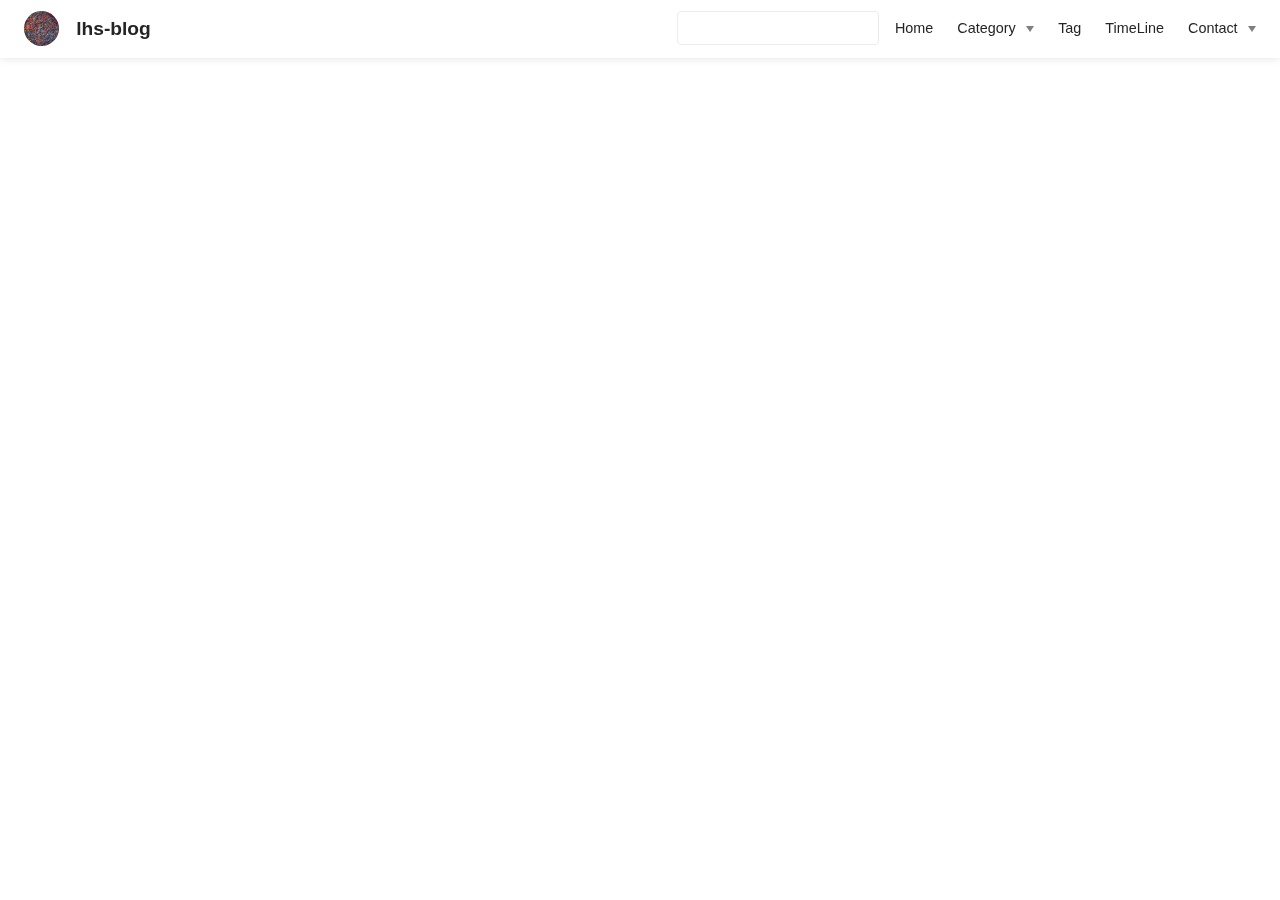
<file: categories/index.html>
<!DOCTYPE html>
<html lang="en-US">
  <head>
    <meta charset="utf-8">
    <meta name="viewport" content="width=device-width,initial-scale=1">
    <title>Categories | lhs-blog</title>
    <meta name="generator" content="VuePress 1.5.4">
    <link rel="icon" href="/favicon.ico">
    <meta name="description" content="blog">
    <meta name="viewport" content="width=device-width,initial-scale=1,user-scalable=no">
    <link rel="preload" href="/assets/css/0.styles.66716991.css" as="style"><link rel="preload" href="/assets/js/app.ff7b8d90.js" as="script"><link rel="preload" href="/assets/js/4.8964466c.js" as="script"><link rel="preload" href="/assets/js/1.4d268931.js" as="script"><link rel="prefetch" href="/assets/js/10.1c26d9eb.js"><link rel="prefetch" href="/assets/js/11.b08f8fe4.js"><link rel="prefetch" href="/assets/js/12.66d89f7b.js"><link rel="prefetch" href="/assets/js/13.cc2b9252.js"><link rel="prefetch" href="/assets/js/14.22685324.js"><link rel="prefetch" href="/assets/js/5.54b85758.js"><link rel="prefetch" href="/assets/js/6.83abefc4.js"><link rel="prefetch" href="/assets/js/7.3370242b.js"><link rel="prefetch" href="/assets/js/8.686e98f6.js"><link rel="prefetch" href="/assets/js/9.d0693060.js"><link rel="prefetch" href="/assets/js/vendors~flowchart.e2e78128.js">
    <link rel="stylesheet" href="/assets/css/0.styles.66716991.css">
  </head>
  <body>
    <div id="app" data-server-rendered="true"><div class="theme-container no-sidebar" data-v-2d5f533b><div data-v-2d5f533b><div id="loader-wrapper" class="loading-wrapper" data-v-d48f4d20 data-v-2d5f533b data-v-2d5f533b><div class="loader-main" data-v-d48f4d20><div data-v-d48f4d20></div><div data-v-d48f4d20></div><div data-v-d48f4d20></div><div data-v-d48f4d20></div></div> <!----> <!----></div> <div class="password-shadow password-wrapper-out" style="display:none;" data-v-64685f0e data-v-2d5f533b data-v-2d5f533b><h3 class="title" style="display:none;" data-v-64685f0e data-v-64685f0e>lhs-blog</h3> <!----> <label id="box" class="inputBox" style="display:none;" data-v-64685f0e data-v-64685f0e><input type="password" value="" data-v-64685f0e> <span data-v-64685f0e>Konck! Knock!</span> <button data-v-64685f0e>OK</button></label> <div class="footer" style="display:none;" data-v-64685f0e data-v-64685f0e><span data-v-64685f0e><i class="iconfont reco-theme" data-v-64685f0e></i> <a target="blank" href="https://vuepress-theme-reco.recoluan.com" data-v-64685f0e>vuePress-theme-reco</a></span> <span data-v-64685f0e><i class="iconfont reco-copyright" data-v-64685f0e></i> <a data-v-64685f0e><span data-v-64685f0e>lhs</span>
            
          <span data-v-64685f0e>2020 - </span>
          2021
        </a></span></div></div> <div class="hide" data-v-2d5f533b><header class="navbar" data-v-2d5f533b><div class="sidebar-button"><svg xmlns="http://www.w3.org/2000/svg" aria-hidden="true" role="img" viewBox="0 0 448 512" class="icon"><path fill="currentColor" d="M436 124H12c-6.627 0-12-5.373-12-12V80c0-6.627 5.373-12 12-12h424c6.627 0 12 5.373 12 12v32c0 6.627-5.373 12-12 12zm0 160H12c-6.627 0-12-5.373-12-12v-32c0-6.627 5.373-12 12-12h424c6.627 0 12 5.373 12 12v32c0 6.627-5.373 12-12 12zm0 160H12c-6.627 0-12-5.373-12-12v-32c0-6.627 5.373-12 12-12h424c6.627 0 12 5.373 12 12v32c0 6.627-5.373 12-12 12z"></path></svg></div> <a href="/" class="home-link router-link-active"><img src="/logo.png" alt="lhs-blog" class="logo"> <span class="site-name">lhs-blog</span></a> <div class="links"><div class="color-picker"><a class="color-button"><i class="iconfont reco-color"></i></a> <div class="color-picker-menu" style="display:none;"><div class="mode-options"><h4 class="title">Choose mode</h4> <ul class="color-mode-options"><li class="dark">dark</li><li class="auto active">auto</li><li class="light">light</li></ul></div></div></div> <div class="search-box"><i class="iconfont reco-search"></i> <input aria-label="Search" autocomplete="off" spellcheck="false" value=""> <!----></div> <nav class="nav-links can-hide"><div class="nav-item"><a href="/" class="nav-link"><i class="iconfont reco-home"></i>
  Home
</a></div><div class="nav-item"><div class="dropdown-wrapper"><a class="dropdown-title"><span class="title"><i class="iconfont reco-category"></i>
      Category
    </span> <span class="arrow right"></span></a> <ul class="nav-dropdown" style="display:none;"><li class="dropdown-item"><!----> <a href="/categories/Blog/" class="nav-link"><i class="iconfont undefined"></i>
  Blog
</a></li><li class="dropdown-item"><!----> <a href="/categories/Essay/" class="nav-link"><i class="iconfont undefined"></i>
  Essay
</a></li></ul></div></div><div class="nav-item"><a href="/tag/" class="nav-link"><i class="iconfont reco-tag"></i>
  Tag
</a></div><div class="nav-item"><a href="/timeline/" class="nav-link"><i class="iconfont reco-date"></i>
  TimeLine
</a></div><div class="nav-item"><div class="dropdown-wrapper"><a class="dropdown-title"><span class="title"><i class="iconfont reco-message"></i>
      Contact
    </span> <span class="arrow right"></span></a> <ul class="nav-dropdown" style="display:none;"><li class="dropdown-item"><!----> <a href="https://github.com/lllllhs" target="_blank" rel="noopener noreferrer" class="nav-link external"><i class="iconfont reco-github"></i>
  GitHub
  <svg xmlns="http://www.w3.org/2000/svg" aria-hidden="true" x="0px" y="0px" viewBox="0 0 100 100" width="15" height="15" class="icon outbound"><path fill="currentColor" d="M18.8,85.1h56l0,0c2.2,0,4-1.8,4-4v-32h-8v28h-48v-48h28v-8h-32l0,0c-2.2,0-4,1.8-4,4v56C14.8,83.3,16.6,85.1,18.8,85.1z"></path> <polygon fill="currentColor" points="45.7,48.7 51.3,54.3 77.2,28.5 77.2,37.2 85.2,37.2 85.2,14.9 62.8,14.9 62.8,22.9 71.5,22.9"></polygon></svg></a></li><li class="dropdown-item"><!----> <a href="https://gitee.com/sky227" target="_blank" rel="noopener noreferrer" class="nav-link external"><i class="iconfont reco-mayun"></i>
  Gitee
  <svg xmlns="http://www.w3.org/2000/svg" aria-hidden="true" x="0px" y="0px" viewBox="0 0 100 100" width="15" height="15" class="icon outbound"><path fill="currentColor" d="M18.8,85.1h56l0,0c2.2,0,4-1.8,4-4v-32h-8v28h-48v-48h28v-8h-32l0,0c-2.2,0-4,1.8-4,4v56C14.8,83.3,16.6,85.1,18.8,85.1z"></path> <polygon fill="currentColor" points="45.7,48.7 51.3,54.3 77.2,28.5 77.2,37.2 85.2,37.2 85.2,14.9 62.8,14.9 62.8,22.9 71.5,22.9"></polygon></svg></a></li></ul></div></div> <!----></nav></div></header> <div class="sidebar-mask" data-v-2d5f533b></div> <aside class="sidebar" data-v-2d5f533b><div class="personal-info-wrapper" data-v-ca798c94 data-v-2d5f533b><img src="/avatar.png" alt="author-avatar" class="personal-img" data-v-ca798c94> <h3 class="name" data-v-ca798c94>
    lhs
  </h3> <div class="num" data-v-ca798c94><div data-v-ca798c94><h3 data-v-ca798c94>2</h3> <h6 data-v-ca798c94>Article</h6></div> <div data-v-ca798c94><h3 data-v-ca798c94>2</h3> <h6 data-v-ca798c94>Tag</h6></div></div> <hr data-v-ca798c94></div> <nav class="nav-links"><div class="nav-item"><a href="/" class="nav-link"><i class="iconfont reco-home"></i>
  Home
</a></div><div class="nav-item"><div class="dropdown-wrapper"><a class="dropdown-title"><span class="title"><i class="iconfont reco-category"></i>
      Category
    </span> <span class="arrow right"></span></a> <ul class="nav-dropdown" style="display:none;"><li class="dropdown-item"><!----> <a href="/categories/Blog/" class="nav-link"><i class="iconfont undefined"></i>
  Blog
</a></li><li class="dropdown-item"><!----> <a href="/categories/Essay/" class="nav-link"><i class="iconfont undefined"></i>
  Essay
</a></li></ul></div></div><div class="nav-item"><a href="/tag/" class="nav-link"><i class="iconfont reco-tag"></i>
  Tag
</a></div><div class="nav-item"><a href="/timeline/" class="nav-link"><i class="iconfont reco-date"></i>
  TimeLine
</a></div><div class="nav-item"><div class="dropdown-wrapper"><a class="dropdown-title"><span class="title"><i class="iconfont reco-message"></i>
      Contact
    </span> <span class="arrow right"></span></a> <ul class="nav-dropdown" style="display:none;"><li class="dropdown-item"><!----> <a href="https://github.com/lllllhs" target="_blank" rel="noopener noreferrer" class="nav-link external"><i class="iconfont reco-github"></i>
  GitHub
  <svg xmlns="http://www.w3.org/2000/svg" aria-hidden="true" x="0px" y="0px" viewBox="0 0 100 100" width="15" height="15" class="icon outbound"><path fill="currentColor" d="M18.8,85.1h56l0,0c2.2,0,4-1.8,4-4v-32h-8v28h-48v-48h28v-8h-32l0,0c-2.2,0-4,1.8-4,4v56C14.8,83.3,16.6,85.1,18.8,85.1z"></path> <polygon fill="currentColor" points="45.7,48.7 51.3,54.3 77.2,28.5 77.2,37.2 85.2,37.2 85.2,14.9 62.8,14.9 62.8,22.9 71.5,22.9"></polygon></svg></a></li><li class="dropdown-item"><!----> <a href="https://gitee.com/sky227" target="_blank" rel="noopener noreferrer" class="nav-link external"><i class="iconfont reco-mayun"></i>
  Gitee
  <svg xmlns="http://www.w3.org/2000/svg" aria-hidden="true" x="0px" y="0px" viewBox="0 0 100 100" width="15" height="15" class="icon outbound"><path fill="currentColor" d="M18.8,85.1h56l0,0c2.2,0,4-1.8,4-4v-32h-8v28h-48v-48h28v-8h-32l0,0c-2.2,0-4,1.8-4,4v56C14.8,83.3,16.6,85.1,18.8,85.1z"></path> <polygon fill="currentColor" points="45.7,48.7 51.3,54.3 77.2,28.5 77.2,37.2 85.2,37.2 85.2,14.9 62.8,14.9 62.8,22.9 71.5,22.9"></polygon></svg></a></li></ul></div></div> <!----></nav> <!----> </aside> <div class="password-shadow password-wrapper-in" style="display:none;" data-v-64685f0e data-v-2d5f533b><h3 class="title" style="display:none;" data-v-64685f0e data-v-64685f0e>Categories</h3> <!----> <label id="box" class="inputBox" style="display:none;" data-v-64685f0e data-v-64685f0e><input type="password" value="" data-v-64685f0e> <span data-v-64685f0e>Konck! Knock!</span> <button data-v-64685f0e>OK</button></label> <div class="footer" style="display:none;" data-v-64685f0e data-v-64685f0e><span data-v-64685f0e><i class="iconfont reco-theme" data-v-64685f0e></i> <a target="blank" href="https://vuepress-theme-reco.recoluan.com" data-v-64685f0e>vuePress-theme-reco</a></span> <span data-v-64685f0e><i class="iconfont reco-copyright" data-v-64685f0e></i> <a data-v-64685f0e><span data-v-64685f0e>lhs</span>
            
          <span data-v-64685f0e>2020 - </span>
          2021
        </a></span></div></div> <div data-v-2d5f533b><main class="page" style="padding-right:0;"><div class="page-title" style="display:none;"><h1 class="title"></h1> <div data-v-3b7f5bdf><i class="iconfont reco-account" data-v-3b7f5bdf><span data-v-3b7f5bdf>lhs</span></i> <!----> <!----> <!----></div></div> <!----> <footer class="page-edit" style="display:none;"><!----> <!----></footer> <!----> <!----> <!----></main> <!----></div></div></div></div><div class="global-ui"><div class="back-to-ceiling" style="right:1rem;bottom:6rem;width:2.5rem;height:2.5rem;border-radius:.25rem;line-height:2.5rem;display:none;" data-v-c6073ba8 data-v-c6073ba8><svg t="1574745035067" viewBox="0 0 1024 1024" version="1.1" xmlns="http://www.w3.org/2000/svg" p-id="5404" class="icon" data-v-c6073ba8><path d="M526.60727968 10.90185116a27.675 27.675 0 0 0-29.21455937 0c-131.36607665 82.28402758-218.69155461 228.01873535-218.69155402 394.07834331a462.20625001 462.20625001 0 0 0 5.36959153 69.94390903c1.00431239 6.55289093-0.34802892 13.13561351-3.76865779 18.80351572-32.63518765 54.11355614-51.75690182 118.55860487-51.7569018 187.94566865a371.06718723 371.06718723 0 0 0 11.50484808 91.98906777c6.53300375 25.50556257 41.68394495 28.14064038 52.69160883 4.22606766 17.37162448-37.73630017 42.14135425-72.50938081 72.80769204-103.21549295 2.18761121 3.04276886 4.15646224 6.24463696 6.40373557 9.22774369a1871.4375 1871.4375 0 0 0 140.04691725 5.34970492 1866.36093723 1866.36093723 0 0 0 140.04691723-5.34970492c2.24727335-2.98310674 4.21612437-6.18497483 6.3937923-9.2178004 30.66633723 30.70611158 55.4360664 65.4791928 72.80769147 103.21549355 11.00766384 23.91457269 46.15860503 21.27949489 52.69160879-4.22606768a371.15156223 371.15156223 0 0 0 11.514792-91.99901164c0-69.36717486-19.13165746-133.82216804-51.75690182-187.92578088-3.42062944-5.66790279-4.76302748-12.26056868-3.76865837-18.80351632a462.20625001 462.20625001 0 0 0 5.36959269-69.943909c-0.00994388-166.08943902-87.32547796-311.81420293-218.6915546-394.09823051zM605.93803103 357.87693858a93.93749974 93.93749974 0 1 1-187.89594924 6.1e-7 93.93749974 93.93749974 0 0 1 187.89594924-6.1e-7z" p-id="5405" data-v-c6073ba8></path><path d="M429.50777625 765.63860547C429.50777625 803.39355007 466.44236686 1000.39046097 512.00932183 1000.39046097c45.56695499 0 82.4922232-197.00623328 82.5015456-234.7518555 0-37.75494459-36.9345906-68.35043303-82.4922232-68.34111062-45.57627738-0.00932239-82.52019037 30.59548842-82.51086798 68.34111062z" p-id="5406" data-v-c6073ba8></path></svg></div></div></div>
    <script src="/assets/js/app.ff7b8d90.js" defer></script><script src="/assets/js/4.8964466c.js" defer></script><script src="/assets/js/1.4d268931.js" defer></script>
  </body>
</html>
</file>
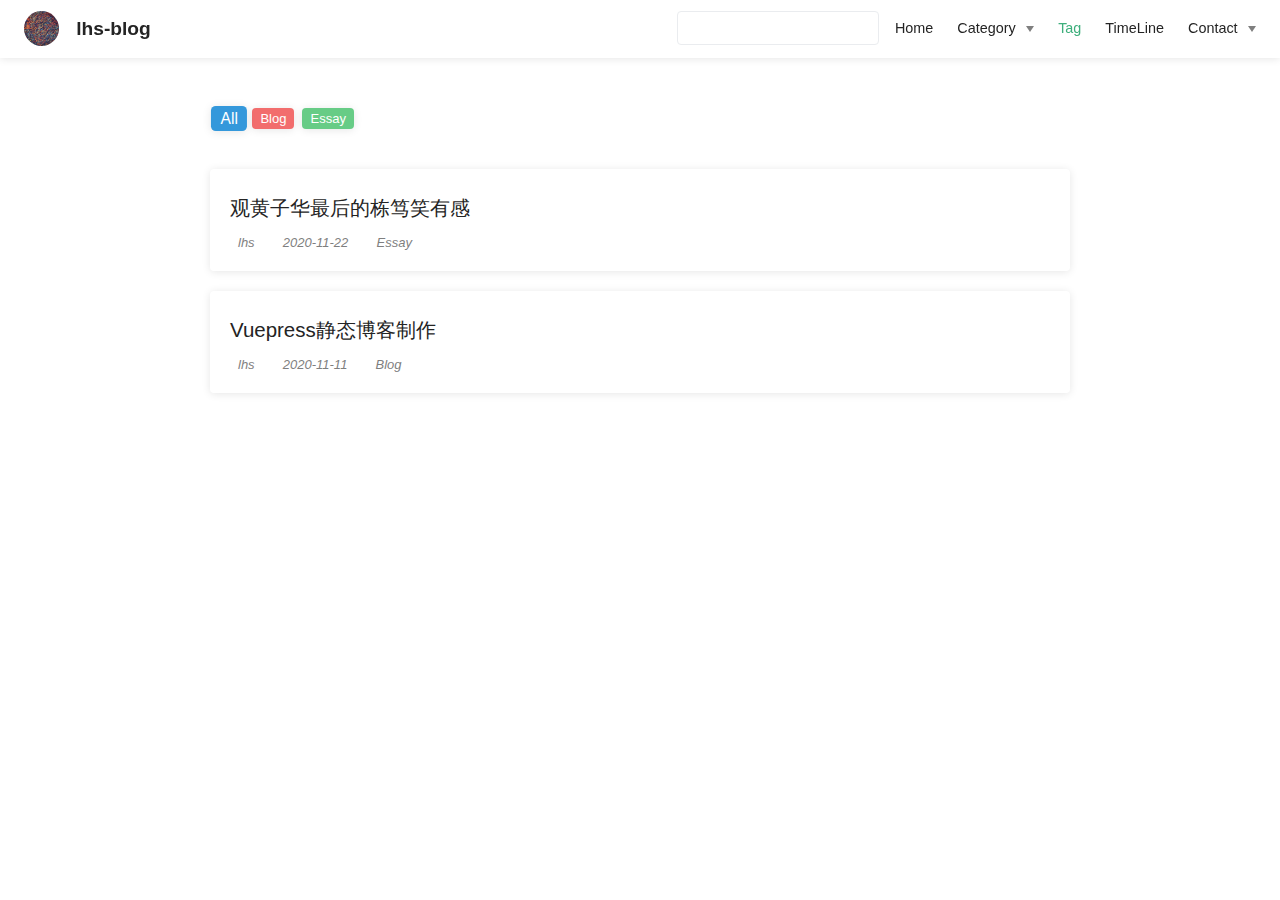
<file: tag/index.html>
<!DOCTYPE html>
<html lang="en-US">
  <head>
    <meta charset="utf-8">
    <meta name="viewport" content="width=device-width,initial-scale=1">
    <title>Tags | lhs-blog</title>
    <meta name="generator" content="VuePress 1.5.4">
    <link rel="icon" href="/favicon.ico">
    <meta name="description" content="blog">
    <meta name="viewport" content="width=device-width,initial-scale=1,user-scalable=no">
    <link rel="preload" href="/assets/css/0.styles.66716991.css" as="style"><link rel="preload" href="/assets/js/app.ff7b8d90.js" as="script"><link rel="preload" href="/assets/js/6.83abefc4.js" as="script"><link rel="preload" href="/assets/js/1.4d268931.js" as="script"><link rel="prefetch" href="/assets/js/10.1c26d9eb.js"><link rel="prefetch" href="/assets/js/11.b08f8fe4.js"><link rel="prefetch" href="/assets/js/12.66d89f7b.js"><link rel="prefetch" href="/assets/js/13.cc2b9252.js"><link rel="prefetch" href="/assets/js/14.22685324.js"><link rel="prefetch" href="/assets/js/4.8964466c.js"><link rel="prefetch" href="/assets/js/5.54b85758.js"><link rel="prefetch" href="/assets/js/7.3370242b.js"><link rel="prefetch" href="/assets/js/8.686e98f6.js"><link rel="prefetch" href="/assets/js/9.d0693060.js"><link rel="prefetch" href="/assets/js/vendors~flowchart.e2e78128.js">
    <link rel="stylesheet" href="/assets/css/0.styles.66716991.css">
  </head>
  <body>
    <div id="app" data-server-rendered="true"><div class="theme-container tags-wrapper no-sidebar" data-v-2d5f533b data-v-2604f3fe><div data-v-2d5f533b><div id="loader-wrapper" class="loading-wrapper" data-v-d48f4d20 data-v-2d5f533b data-v-2d5f533b><div class="loader-main" data-v-d48f4d20><div data-v-d48f4d20></div><div data-v-d48f4d20></div><div data-v-d48f4d20></div><div data-v-d48f4d20></div></div> <!----> <!----></div> <div class="password-shadow password-wrapper-out" style="display:none;" data-v-64685f0e data-v-2d5f533b data-v-2d5f533b><h3 class="title" style="display:none;" data-v-64685f0e data-v-64685f0e>lhs-blog</h3> <!----> <label id="box" class="inputBox" style="display:none;" data-v-64685f0e data-v-64685f0e><input type="password" value="" data-v-64685f0e> <span data-v-64685f0e>Konck! Knock!</span> <button data-v-64685f0e>OK</button></label> <div class="footer" style="display:none;" data-v-64685f0e data-v-64685f0e><span data-v-64685f0e><i class="iconfont reco-theme" data-v-64685f0e></i> <a target="blank" href="https://vuepress-theme-reco.recoluan.com" data-v-64685f0e>vuePress-theme-reco</a></span> <span data-v-64685f0e><i class="iconfont reco-copyright" data-v-64685f0e></i> <a data-v-64685f0e><span data-v-64685f0e>lhs</span>
            
          <span data-v-64685f0e>2020 - </span>
          2021
        </a></span></div></div> <div class="hide" data-v-2d5f533b><header class="navbar" data-v-2d5f533b><div class="sidebar-button"><svg xmlns="http://www.w3.org/2000/svg" aria-hidden="true" role="img" viewBox="0 0 448 512" class="icon"><path fill="currentColor" d="M436 124H12c-6.627 0-12-5.373-12-12V80c0-6.627 5.373-12 12-12h424c6.627 0 12 5.373 12 12v32c0 6.627-5.373 12-12 12zm0 160H12c-6.627 0-12-5.373-12-12v-32c0-6.627 5.373-12 12-12h424c6.627 0 12 5.373 12 12v32c0 6.627-5.373 12-12 12zm0 160H12c-6.627 0-12-5.373-12-12v-32c0-6.627 5.373-12 12-12h424c6.627 0 12 5.373 12 12v32c0 6.627-5.373 12-12 12z"></path></svg></div> <a href="/" class="home-link router-link-active"><img src="/logo.png" alt="lhs-blog" class="logo"> <span class="site-name">lhs-blog</span></a> <div class="links"><div class="color-picker"><a class="color-button"><i class="iconfont reco-color"></i></a> <div class="color-picker-menu" style="display:none;"><div class="mode-options"><h4 class="title">Choose mode</h4> <ul class="color-mode-options"><li class="dark">dark</li><li class="auto active">auto</li><li class="light">light</li></ul></div></div></div> <div class="search-box"><i class="iconfont reco-search"></i> <input aria-label="Search" autocomplete="off" spellcheck="false" value=""> <!----></div> <nav class="nav-links can-hide"><div class="nav-item"><a href="/" class="nav-link"><i class="iconfont reco-home"></i>
  Home
</a></div><div class="nav-item"><div class="dropdown-wrapper"><a class="dropdown-title"><span class="title"><i class="iconfont reco-category"></i>
      Category
    </span> <span class="arrow right"></span></a> <ul class="nav-dropdown" style="display:none;"><li class="dropdown-item"><!----> <a href="/categories/Blog/" class="nav-link"><i class="iconfont undefined"></i>
  Blog
</a></li><li class="dropdown-item"><!----> <a href="/categories/Essay/" class="nav-link"><i class="iconfont undefined"></i>
  Essay
</a></li></ul></div></div><div class="nav-item"><a href="/tag/" aria-current="page" class="nav-link router-link-exact-active router-link-active"><i class="iconfont reco-tag"></i>
  Tag
</a></div><div class="nav-item"><a href="/timeline/" class="nav-link"><i class="iconfont reco-date"></i>
  TimeLine
</a></div><div class="nav-item"><div class="dropdown-wrapper"><a class="dropdown-title"><span class="title"><i class="iconfont reco-message"></i>
      Contact
    </span> <span class="arrow right"></span></a> <ul class="nav-dropdown" style="display:none;"><li class="dropdown-item"><!----> <a href="https://github.com/lllllhs" target="_blank" rel="noopener noreferrer" class="nav-link external"><i class="iconfont reco-github"></i>
  GitHub
  <svg xmlns="http://www.w3.org/2000/svg" aria-hidden="true" x="0px" y="0px" viewBox="0 0 100 100" width="15" height="15" class="icon outbound"><path fill="currentColor" d="M18.8,85.1h56l0,0c2.2,0,4-1.8,4-4v-32h-8v28h-48v-48h28v-8h-32l0,0c-2.2,0-4,1.8-4,4v56C14.8,83.3,16.6,85.1,18.8,85.1z"></path> <polygon fill="currentColor" points="45.7,48.7 51.3,54.3 77.2,28.5 77.2,37.2 85.2,37.2 85.2,14.9 62.8,14.9 62.8,22.9 71.5,22.9"></polygon></svg></a></li><li class="dropdown-item"><!----> <a href="https://gitee.com/sky227" target="_blank" rel="noopener noreferrer" class="nav-link external"><i class="iconfont reco-mayun"></i>
  Gitee
  <svg xmlns="http://www.w3.org/2000/svg" aria-hidden="true" x="0px" y="0px" viewBox="0 0 100 100" width="15" height="15" class="icon outbound"><path fill="currentColor" d="M18.8,85.1h56l0,0c2.2,0,4-1.8,4-4v-32h-8v28h-48v-48h28v-8h-32l0,0c-2.2,0-4,1.8-4,4v56C14.8,83.3,16.6,85.1,18.8,85.1z"></path> <polygon fill="currentColor" points="45.7,48.7 51.3,54.3 77.2,28.5 77.2,37.2 85.2,37.2 85.2,14.9 62.8,14.9 62.8,22.9 71.5,22.9"></polygon></svg></a></li></ul></div></div> <!----></nav></div></header> <div class="sidebar-mask" data-v-2d5f533b></div> <aside class="sidebar" data-v-2d5f533b><div class="personal-info-wrapper" data-v-ca798c94 data-v-2d5f533b><img src="/avatar.png" alt="author-avatar" class="personal-img" data-v-ca798c94> <h3 class="name" data-v-ca798c94>
    lhs
  </h3> <div class="num" data-v-ca798c94><div data-v-ca798c94><h3 data-v-ca798c94>2</h3> <h6 data-v-ca798c94>Article</h6></div> <div data-v-ca798c94><h3 data-v-ca798c94>2</h3> <h6 data-v-ca798c94>Tag</h6></div></div> <hr data-v-ca798c94></div> <nav class="nav-links"><div class="nav-item"><a href="/" class="nav-link"><i class="iconfont reco-home"></i>
  Home
</a></div><div class="nav-item"><div class="dropdown-wrapper"><a class="dropdown-title"><span class="title"><i class="iconfont reco-category"></i>
      Category
    </span> <span class="arrow right"></span></a> <ul class="nav-dropdown" style="display:none;"><li class="dropdown-item"><!----> <a href="/categories/Blog/" class="nav-link"><i class="iconfont undefined"></i>
  Blog
</a></li><li class="dropdown-item"><!----> <a href="/categories/Essay/" class="nav-link"><i class="iconfont undefined"></i>
  Essay
</a></li></ul></div></div><div class="nav-item"><a href="/tag/" aria-current="page" class="nav-link router-link-exact-active router-link-active"><i class="iconfont reco-tag"></i>
  Tag
</a></div><div class="nav-item"><a href="/timeline/" class="nav-link"><i class="iconfont reco-date"></i>
  TimeLine
</a></div><div class="nav-item"><div class="dropdown-wrapper"><a class="dropdown-title"><span class="title"><i class="iconfont reco-message"></i>
      Contact
    </span> <span class="arrow right"></span></a> <ul class="nav-dropdown" style="display:none;"><li class="dropdown-item"><!----> <a href="https://github.com/lllllhs" target="_blank" rel="noopener noreferrer" class="nav-link external"><i class="iconfont reco-github"></i>
  GitHub
  <svg xmlns="http://www.w3.org/2000/svg" aria-hidden="true" x="0px" y="0px" viewBox="0 0 100 100" width="15" height="15" class="icon outbound"><path fill="currentColor" d="M18.8,85.1h56l0,0c2.2,0,4-1.8,4-4v-32h-8v28h-48v-48h28v-8h-32l0,0c-2.2,0-4,1.8-4,4v56C14.8,83.3,16.6,85.1,18.8,85.1z"></path> <polygon fill="currentColor" points="45.7,48.7 51.3,54.3 77.2,28.5 77.2,37.2 85.2,37.2 85.2,14.9 62.8,14.9 62.8,22.9 71.5,22.9"></polygon></svg></a></li><li class="dropdown-item"><!----> <a href="https://gitee.com/sky227" target="_blank" rel="noopener noreferrer" class="nav-link external"><i class="iconfont reco-mayun"></i>
  Gitee
  <svg xmlns="http://www.w3.org/2000/svg" aria-hidden="true" x="0px" y="0px" viewBox="0 0 100 100" width="15" height="15" class="icon outbound"><path fill="currentColor" d="M18.8,85.1h56l0,0c2.2,0,4-1.8,4-4v-32h-8v28h-48v-48h28v-8h-32l0,0c-2.2,0-4,1.8-4,4v56C14.8,83.3,16.6,85.1,18.8,85.1z"></path> <polygon fill="currentColor" points="45.7,48.7 51.3,54.3 77.2,28.5 77.2,37.2 85.2,37.2 85.2,14.9 62.8,14.9 62.8,22.9 71.5,22.9"></polygon></svg></a></li></ul></div></div> <!----></nav> <!----> </aside> <div class="password-shadow password-wrapper-in" style="display:none;" data-v-64685f0e data-v-2d5f533b><h3 class="title" style="display:none;" data-v-64685f0e data-v-64685f0e>Tags</h3> <!----> <label id="box" class="inputBox" style="display:none;" data-v-64685f0e data-v-64685f0e><input type="password" value="" data-v-64685f0e> <span data-v-64685f0e>Konck! Knock!</span> <button data-v-64685f0e>OK</button></label> <div class="footer" style="display:none;" data-v-64685f0e data-v-64685f0e><span data-v-64685f0e><i class="iconfont reco-theme" data-v-64685f0e></i> <a target="blank" href="https://vuepress-theme-reco.recoluan.com" data-v-64685f0e>vuePress-theme-reco</a></span> <span data-v-64685f0e><i class="iconfont reco-copyright" data-v-64685f0e></i> <a data-v-64685f0e><span data-v-64685f0e>lhs</span>
            
          <span data-v-64685f0e>2020 - </span>
          2021
        </a></span></div></div> <div data-v-2d5f533b><div class="tags" style="display:none;" data-v-bb4232a6 data-v-2604f3fe data-v-2604f3fe><span class="active" style="background-color:#abbd81;" data-v-bb4232a6>All</span><span style="background-color:#f47e60;" data-v-bb4232a6>Blog</span><span style="background-color:#f47e60;" data-v-bb4232a6>Essay</span></div> <div class="abstract-wrapper list" style="display:none;" data-v-b014bc36 data-v-2604f3fe data-v-2604f3fe><div class="abstract-item" data-v-88899192 data-v-b014bc36><!----> <div class="title" data-v-88899192><!----> <a href="/blogs/Essay/%E8%A7%82%E9%BB%84%E5%AD%90%E5%8D%8E%E6%9C%80%E5%90%8E%E7%9A%84%E6%A0%8B%E7%AC%83%E7%AC%91%E6%9C%89%E6%84%9F.html" data-v-88899192>观黄子华最后的栋笃笑有感</a></div> <div class="abstract" data-v-88899192></div> <div data-v-3b7f5bdf data-v-88899192><i class="iconfont reco-account" data-v-3b7f5bdf><span data-v-3b7f5bdf>lhs</span></i> <i class="iconfont reco-date" data-v-3b7f5bdf><span data-v-3b7f5bdf>2020-11-22</span></i> <!----> <i class="iconfont reco-tag tags" data-v-3b7f5bdf><span class="tag-item" data-v-3b7f5bdf>Essay</span></i></div></div><div class="abstract-item" data-v-88899192 data-v-b014bc36><!----> <div class="title" data-v-88899192><!----> <a href="/blogs/Blog/%E4%B8%AA%E4%BA%BAVuepress%E5%8D%9A%E5%AE%A2%E5%88%B6%E4%BD%9C.html" data-v-88899192>Vuepress静态博客制作</a></div> <div class="abstract" data-v-88899192></div> <div data-v-3b7f5bdf data-v-88899192><i class="iconfont reco-account" data-v-3b7f5bdf><span data-v-3b7f5bdf>lhs</span></i> <i class="iconfont reco-date" data-v-3b7f5bdf><span data-v-3b7f5bdf>2020-11-11</span></i> <!----> <i class="iconfont reco-tag tags" data-v-3b7f5bdf><span class="tag-item" data-v-3b7f5bdf>Blog</span></i></div></div></div> <div class="pagation pagation" style="display:none;" data-v-094d08e4 data-v-2604f3fe data-v-2604f3fe><div class="pagation-list" data-v-094d08e4><span unselectable="on" class="jump" style="display:none;" data-v-094d08e4>Prev</span> <span class="jump" style="display:none;" data-v-094d08e4>1</span> <span class="ellipsis" style="display:none;" data-v-094d08e4>...</span> <span class="jump bgprimary" data-v-094d08e4>1</span> <span class="ellipsis" style="display:none;" data-v-094d08e4>...</span> <span class="jump" style="display:none;" data-v-094d08e4>1</span> <span class="jump" style="display:none;" data-v-094d08e4>Next</span> <span class="jumppoint" data-v-094d08e4>Jump To</span> <span class="jumpinp" data-v-094d08e4><input type="text" value="" data-v-094d08e4></span> <span class="jump gobtn" data-v-094d08e4>Go</span></div></div></div></div></div></div><div class="global-ui"><div class="back-to-ceiling" style="right:1rem;bottom:6rem;width:2.5rem;height:2.5rem;border-radius:.25rem;line-height:2.5rem;display:none;" data-v-c6073ba8 data-v-c6073ba8><svg t="1574745035067" viewBox="0 0 1024 1024" version="1.1" xmlns="http://www.w3.org/2000/svg" p-id="5404" class="icon" data-v-c6073ba8><path d="M526.60727968 10.90185116a27.675 27.675 0 0 0-29.21455937 0c-131.36607665 82.28402758-218.69155461 228.01873535-218.69155402 394.07834331a462.20625001 462.20625001 0 0 0 5.36959153 69.94390903c1.00431239 6.55289093-0.34802892 13.13561351-3.76865779 18.80351572-32.63518765 54.11355614-51.75690182 118.55860487-51.7569018 187.94566865a371.06718723 371.06718723 0 0 0 11.50484808 91.98906777c6.53300375 25.50556257 41.68394495 28.14064038 52.69160883 4.22606766 17.37162448-37.73630017 42.14135425-72.50938081 72.80769204-103.21549295 2.18761121 3.04276886 4.15646224 6.24463696 6.40373557 9.22774369a1871.4375 1871.4375 0 0 0 140.04691725 5.34970492 1866.36093723 1866.36093723 0 0 0 140.04691723-5.34970492c2.24727335-2.98310674 4.21612437-6.18497483 6.3937923-9.2178004 30.66633723 30.70611158 55.4360664 65.4791928 72.80769147 103.21549355 11.00766384 23.91457269 46.15860503 21.27949489 52.69160879-4.22606768a371.15156223 371.15156223 0 0 0 11.514792-91.99901164c0-69.36717486-19.13165746-133.82216804-51.75690182-187.92578088-3.42062944-5.66790279-4.76302748-12.26056868-3.76865837-18.80351632a462.20625001 462.20625001 0 0 0 5.36959269-69.943909c-0.00994388-166.08943902-87.32547796-311.81420293-218.6915546-394.09823051zM605.93803103 357.87693858a93.93749974 93.93749974 0 1 1-187.89594924 6.1e-7 93.93749974 93.93749974 0 0 1 187.89594924-6.1e-7z" p-id="5405" data-v-c6073ba8></path><path d="M429.50777625 765.63860547C429.50777625 803.39355007 466.44236686 1000.39046097 512.00932183 1000.39046097c45.56695499 0 82.4922232-197.00623328 82.5015456-234.7518555 0-37.75494459-36.9345906-68.35043303-82.4922232-68.34111062-45.57627738-0.00932239-82.52019037 30.59548842-82.51086798 68.34111062z" p-id="5406" data-v-c6073ba8></path></svg></div></div></div>
    <script src="/assets/js/app.ff7b8d90.js" defer></script><script src="/assets/js/6.83abefc4.js" defer></script><script src="/assets/js/1.4d268931.js" defer></script>
  </body>
</html>
</file>
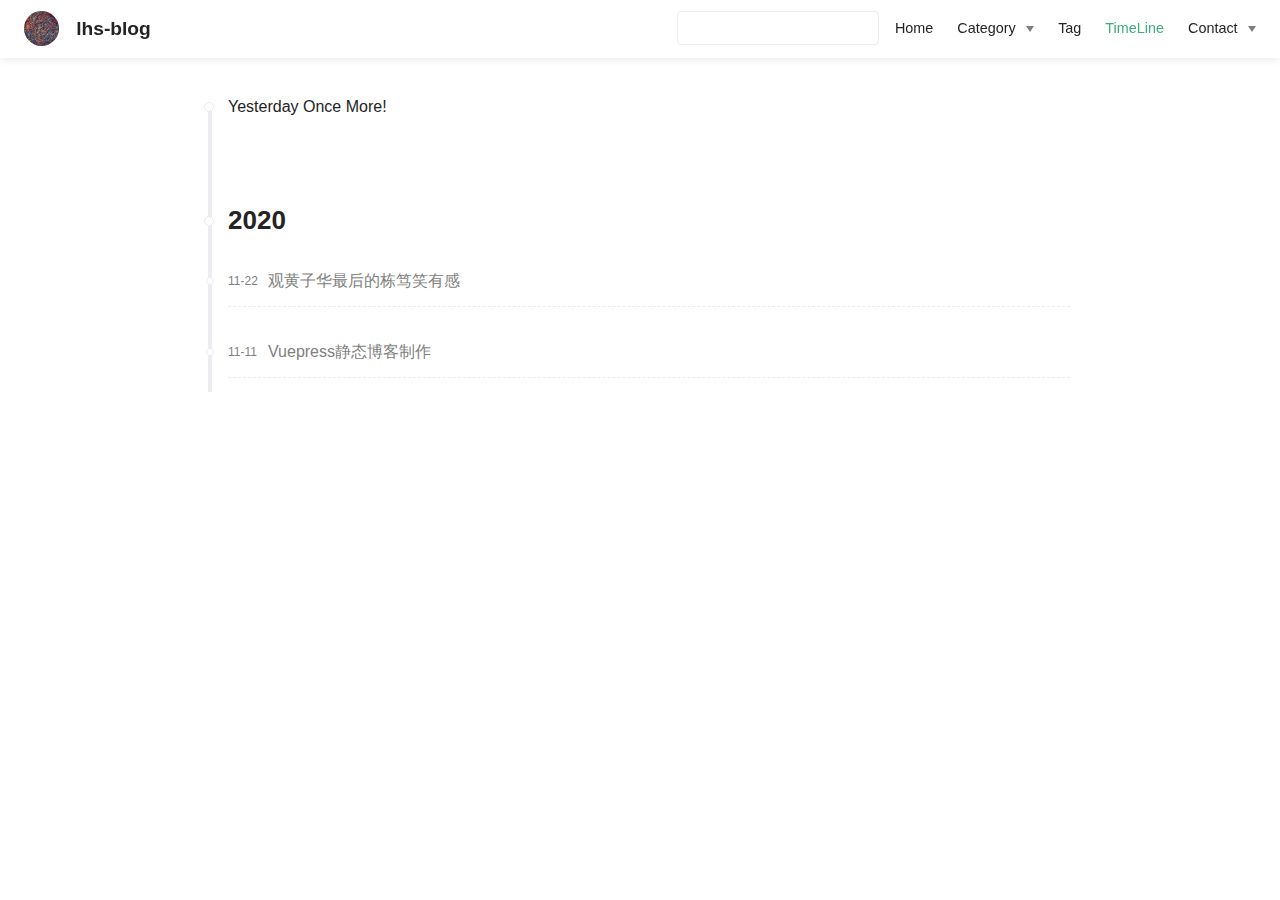
<file: timeline/index.html>
<!DOCTYPE html>
<html lang="en-US">
  <head>
    <meta charset="utf-8">
    <meta name="viewport" content="width=device-width,initial-scale=1">
    <title>Timeline | lhs-blog</title>
    <meta name="generator" content="VuePress 1.5.4">
    <link rel="icon" href="/favicon.ico">
    <meta name="description" content="blog">
    <meta name="viewport" content="width=device-width,initial-scale=1,user-scalable=no">
    <link rel="preload" href="/assets/css/0.styles.66716991.css" as="style"><link rel="preload" href="/assets/js/app.ff7b8d90.js" as="script"><link rel="preload" href="/assets/js/10.1c26d9eb.js" as="script"><link rel="preload" href="/assets/js/1.4d268931.js" as="script"><link rel="prefetch" href="/assets/js/11.b08f8fe4.js"><link rel="prefetch" href="/assets/js/12.66d89f7b.js"><link rel="prefetch" href="/assets/js/13.cc2b9252.js"><link rel="prefetch" href="/assets/js/14.22685324.js"><link rel="prefetch" href="/assets/js/4.8964466c.js"><link rel="prefetch" href="/assets/js/5.54b85758.js"><link rel="prefetch" href="/assets/js/6.83abefc4.js"><link rel="prefetch" href="/assets/js/7.3370242b.js"><link rel="prefetch" href="/assets/js/8.686e98f6.js"><link rel="prefetch" href="/assets/js/9.d0693060.js"><link rel="prefetch" href="/assets/js/vendors~flowchart.e2e78128.js">
    <link rel="stylesheet" href="/assets/css/0.styles.66716991.css">
  </head>
  <body>
    <div id="app" data-server-rendered="true"><div class="theme-container timeline-wrapper no-sidebar" data-v-2d5f533b data-v-1eea6600><div data-v-2d5f533b><div id="loader-wrapper" class="loading-wrapper" data-v-d48f4d20 data-v-2d5f533b data-v-2d5f533b><div class="loader-main" data-v-d48f4d20><div data-v-d48f4d20></div><div data-v-d48f4d20></div><div data-v-d48f4d20></div><div data-v-d48f4d20></div></div> <!----> <!----></div> <div class="password-shadow password-wrapper-out" style="display:none;" data-v-64685f0e data-v-2d5f533b data-v-2d5f533b><h3 class="title" style="display:none;" data-v-64685f0e data-v-64685f0e>lhs-blog</h3> <!----> <label id="box" class="inputBox" style="display:none;" data-v-64685f0e data-v-64685f0e><input type="password" value="" data-v-64685f0e> <span data-v-64685f0e>Konck! Knock!</span> <button data-v-64685f0e>OK</button></label> <div class="footer" style="display:none;" data-v-64685f0e data-v-64685f0e><span data-v-64685f0e><i class="iconfont reco-theme" data-v-64685f0e></i> <a target="blank" href="https://vuepress-theme-reco.recoluan.com" data-v-64685f0e>vuePress-theme-reco</a></span> <span data-v-64685f0e><i class="iconfont reco-copyright" data-v-64685f0e></i> <a data-v-64685f0e><span data-v-64685f0e>lhs</span>
            
          <span data-v-64685f0e>2020 - </span>
          2021
        </a></span></div></div> <div class="hide" data-v-2d5f533b><header class="navbar" data-v-2d5f533b><div class="sidebar-button"><svg xmlns="http://www.w3.org/2000/svg" aria-hidden="true" role="img" viewBox="0 0 448 512" class="icon"><path fill="currentColor" d="M436 124H12c-6.627 0-12-5.373-12-12V80c0-6.627 5.373-12 12-12h424c6.627 0 12 5.373 12 12v32c0 6.627-5.373 12-12 12zm0 160H12c-6.627 0-12-5.373-12-12v-32c0-6.627 5.373-12 12-12h424c6.627 0 12 5.373 12 12v32c0 6.627-5.373 12-12 12zm0 160H12c-6.627 0-12-5.373-12-12v-32c0-6.627 5.373-12 12-12h424c6.627 0 12 5.373 12 12v32c0 6.627-5.373 12-12 12z"></path></svg></div> <a href="/" class="home-link router-link-active"><img src="/logo.png" alt="lhs-blog" class="logo"> <span class="site-name">lhs-blog</span></a> <div class="links"><div class="color-picker"><a class="color-button"><i class="iconfont reco-color"></i></a> <div class="color-picker-menu" style="display:none;"><div class="mode-options"><h4 class="title">Choose mode</h4> <ul class="color-mode-options"><li class="dark">dark</li><li class="auto active">auto</li><li class="light">light</li></ul></div></div></div> <div class="search-box"><i class="iconfont reco-search"></i> <input aria-label="Search" autocomplete="off" spellcheck="false" value=""> <!----></div> <nav class="nav-links can-hide"><div class="nav-item"><a href="/" class="nav-link"><i class="iconfont reco-home"></i>
  Home
</a></div><div class="nav-item"><div class="dropdown-wrapper"><a class="dropdown-title"><span class="title"><i class="iconfont reco-category"></i>
      Category
    </span> <span class="arrow right"></span></a> <ul class="nav-dropdown" style="display:none;"><li class="dropdown-item"><!----> <a href="/categories/Blog/" class="nav-link"><i class="iconfont undefined"></i>
  Blog
</a></li><li class="dropdown-item"><!----> <a href="/categories/Essay/" class="nav-link"><i class="iconfont undefined"></i>
  Essay
</a></li></ul></div></div><div class="nav-item"><a href="/tag/" class="nav-link"><i class="iconfont reco-tag"></i>
  Tag
</a></div><div class="nav-item"><a href="/timeline/" aria-current="page" class="nav-link router-link-exact-active router-link-active"><i class="iconfont reco-date"></i>
  TimeLine
</a></div><div class="nav-item"><div class="dropdown-wrapper"><a class="dropdown-title"><span class="title"><i class="iconfont reco-message"></i>
      Contact
    </span> <span class="arrow right"></span></a> <ul class="nav-dropdown" style="display:none;"><li class="dropdown-item"><!----> <a href="https://github.com/lllllhs" target="_blank" rel="noopener noreferrer" class="nav-link external"><i class="iconfont reco-github"></i>
  GitHub
  <svg xmlns="http://www.w3.org/2000/svg" aria-hidden="true" x="0px" y="0px" viewBox="0 0 100 100" width="15" height="15" class="icon outbound"><path fill="currentColor" d="M18.8,85.1h56l0,0c2.2,0,4-1.8,4-4v-32h-8v28h-48v-48h28v-8h-32l0,0c-2.2,0-4,1.8-4,4v56C14.8,83.3,16.6,85.1,18.8,85.1z"></path> <polygon fill="currentColor" points="45.7,48.7 51.3,54.3 77.2,28.5 77.2,37.2 85.2,37.2 85.2,14.9 62.8,14.9 62.8,22.9 71.5,22.9"></polygon></svg></a></li><li class="dropdown-item"><!----> <a href="https://gitee.com/sky227" target="_blank" rel="noopener noreferrer" class="nav-link external"><i class="iconfont reco-mayun"></i>
  Gitee
  <svg xmlns="http://www.w3.org/2000/svg" aria-hidden="true" x="0px" y="0px" viewBox="0 0 100 100" width="15" height="15" class="icon outbound"><path fill="currentColor" d="M18.8,85.1h56l0,0c2.2,0,4-1.8,4-4v-32h-8v28h-48v-48h28v-8h-32l0,0c-2.2,0-4,1.8-4,4v56C14.8,83.3,16.6,85.1,18.8,85.1z"></path> <polygon fill="currentColor" points="45.7,48.7 51.3,54.3 77.2,28.5 77.2,37.2 85.2,37.2 85.2,14.9 62.8,14.9 62.8,22.9 71.5,22.9"></polygon></svg></a></li></ul></div></div> <!----></nav></div></header> <div class="sidebar-mask" data-v-2d5f533b></div> <aside class="sidebar" data-v-2d5f533b><div class="personal-info-wrapper" data-v-ca798c94 data-v-2d5f533b><img src="/avatar.png" alt="author-avatar" class="personal-img" data-v-ca798c94> <h3 class="name" data-v-ca798c94>
    lhs
  </h3> <div class="num" data-v-ca798c94><div data-v-ca798c94><h3 data-v-ca798c94>2</h3> <h6 data-v-ca798c94>Article</h6></div> <div data-v-ca798c94><h3 data-v-ca798c94>2</h3> <h6 data-v-ca798c94>Tag</h6></div></div> <hr data-v-ca798c94></div> <nav class="nav-links"><div class="nav-item"><a href="/" class="nav-link"><i class="iconfont reco-home"></i>
  Home
</a></div><div class="nav-item"><div class="dropdown-wrapper"><a class="dropdown-title"><span class="title"><i class="iconfont reco-category"></i>
      Category
    </span> <span class="arrow right"></span></a> <ul class="nav-dropdown" style="display:none;"><li class="dropdown-item"><!----> <a href="/categories/Blog/" class="nav-link"><i class="iconfont undefined"></i>
  Blog
</a></li><li class="dropdown-item"><!----> <a href="/categories/Essay/" class="nav-link"><i class="iconfont undefined"></i>
  Essay
</a></li></ul></div></div><div class="nav-item"><a href="/tag/" class="nav-link"><i class="iconfont reco-tag"></i>
  Tag
</a></div><div class="nav-item"><a href="/timeline/" aria-current="page" class="nav-link router-link-exact-active router-link-active"><i class="iconfont reco-date"></i>
  TimeLine
</a></div><div class="nav-item"><div class="dropdown-wrapper"><a class="dropdown-title"><span class="title"><i class="iconfont reco-message"></i>
      Contact
    </span> <span class="arrow right"></span></a> <ul class="nav-dropdown" style="display:none;"><li class="dropdown-item"><!----> <a href="https://github.com/lllllhs" target="_blank" rel="noopener noreferrer" class="nav-link external"><i class="iconfont reco-github"></i>
  GitHub
  <svg xmlns="http://www.w3.org/2000/svg" aria-hidden="true" x="0px" y="0px" viewBox="0 0 100 100" width="15" height="15" class="icon outbound"><path fill="currentColor" d="M18.8,85.1h56l0,0c2.2,0,4-1.8,4-4v-32h-8v28h-48v-48h28v-8h-32l0,0c-2.2,0-4,1.8-4,4v56C14.8,83.3,16.6,85.1,18.8,85.1z"></path> <polygon fill="currentColor" points="45.7,48.7 51.3,54.3 77.2,28.5 77.2,37.2 85.2,37.2 85.2,14.9 62.8,14.9 62.8,22.9 71.5,22.9"></polygon></svg></a></li><li class="dropdown-item"><!----> <a href="https://gitee.com/sky227" target="_blank" rel="noopener noreferrer" class="nav-link external"><i class="iconfont reco-mayun"></i>
  Gitee
  <svg xmlns="http://www.w3.org/2000/svg" aria-hidden="true" x="0px" y="0px" viewBox="0 0 100 100" width="15" height="15" class="icon outbound"><path fill="currentColor" d="M18.8,85.1h56l0,0c2.2,0,4-1.8,4-4v-32h-8v28h-48v-48h28v-8h-32l0,0c-2.2,0-4,1.8-4,4v56C14.8,83.3,16.6,85.1,18.8,85.1z"></path> <polygon fill="currentColor" points="45.7,48.7 51.3,54.3 77.2,28.5 77.2,37.2 85.2,37.2 85.2,14.9 62.8,14.9 62.8,22.9 71.5,22.9"></polygon></svg></a></li></ul></div></div> <!----></nav> <!----> </aside> <div class="password-shadow password-wrapper-in" style="display:none;" data-v-64685f0e data-v-2d5f533b><h3 class="title" style="display:none;" data-v-64685f0e data-v-64685f0e>Timeline</h3> <!----> <label id="box" class="inputBox" style="display:none;" data-v-64685f0e data-v-64685f0e><input type="password" value="" data-v-64685f0e> <span data-v-64685f0e>Konck! Knock!</span> <button data-v-64685f0e>OK</button></label> <div class="footer" style="display:none;" data-v-64685f0e data-v-64685f0e><span data-v-64685f0e><i class="iconfont reco-theme" data-v-64685f0e></i> <a target="blank" href="https://vuepress-theme-reco.recoluan.com" data-v-64685f0e>vuePress-theme-reco</a></span> <span data-v-64685f0e><i class="iconfont reco-copyright" data-v-64685f0e></i> <a data-v-64685f0e><span data-v-64685f0e>lhs</span>
            
          <span data-v-64685f0e>2020 - </span>
          2021
        </a></span></div></div> <div data-v-2d5f533b><ul class="timeline-content" data-v-2d5f533b data-v-1eea6600><li class="desc" style="display:none;" data-v-1eea6600 data-v-1eea6600>Yesterday Once More!</li> <li style="display:none;" data-v-1eea6600 data-v-1eea6600><h3 class="year" data-v-1eea6600>2020</h3> <ul class="year-wrapper" data-v-1eea6600><li data-v-1eea6600><span class="date" data-v-1eea6600>11-22</span> <span class="title" data-v-1eea6600>观黄子华最后的栋笃笑有感</span></li><li data-v-1eea6600><span class="date" data-v-1eea6600>11-11</span> <span class="title" data-v-1eea6600>Vuepress静态博客制作</span></li></ul></li></ul></div></div></div></div><div class="global-ui"><div class="back-to-ceiling" style="right:1rem;bottom:6rem;width:2.5rem;height:2.5rem;border-radius:.25rem;line-height:2.5rem;display:none;" data-v-c6073ba8 data-v-c6073ba8><svg t="1574745035067" viewBox="0 0 1024 1024" version="1.1" xmlns="http://www.w3.org/2000/svg" p-id="5404" class="icon" data-v-c6073ba8><path d="M526.60727968 10.90185116a27.675 27.675 0 0 0-29.21455937 0c-131.36607665 82.28402758-218.69155461 228.01873535-218.69155402 394.07834331a462.20625001 462.20625001 0 0 0 5.36959153 69.94390903c1.00431239 6.55289093-0.34802892 13.13561351-3.76865779 18.80351572-32.63518765 54.11355614-51.75690182 118.55860487-51.7569018 187.94566865a371.06718723 371.06718723 0 0 0 11.50484808 91.98906777c6.53300375 25.50556257 41.68394495 28.14064038 52.69160883 4.22606766 17.37162448-37.73630017 42.14135425-72.50938081 72.80769204-103.21549295 2.18761121 3.04276886 4.15646224 6.24463696 6.40373557 9.22774369a1871.4375 1871.4375 0 0 0 140.04691725 5.34970492 1866.36093723 1866.36093723 0 0 0 140.04691723-5.34970492c2.24727335-2.98310674 4.21612437-6.18497483 6.3937923-9.2178004 30.66633723 30.70611158 55.4360664 65.4791928 72.80769147 103.21549355 11.00766384 23.91457269 46.15860503 21.27949489 52.69160879-4.22606768a371.15156223 371.15156223 0 0 0 11.514792-91.99901164c0-69.36717486-19.13165746-133.82216804-51.75690182-187.92578088-3.42062944-5.66790279-4.76302748-12.26056868-3.76865837-18.80351632a462.20625001 462.20625001 0 0 0 5.36959269-69.943909c-0.00994388-166.08943902-87.32547796-311.81420293-218.6915546-394.09823051zM605.93803103 357.87693858a93.93749974 93.93749974 0 1 1-187.89594924 6.1e-7 93.93749974 93.93749974 0 0 1 187.89594924-6.1e-7z" p-id="5405" data-v-c6073ba8></path><path d="M429.50777625 765.63860547C429.50777625 803.39355007 466.44236686 1000.39046097 512.00932183 1000.39046097c45.56695499 0 82.4922232-197.00623328 82.5015456-234.7518555 0-37.75494459-36.9345906-68.35043303-82.4922232-68.34111062-45.57627738-0.00932239-82.52019037 30.59548842-82.51086798 68.34111062z" p-id="5406" data-v-c6073ba8></path></svg></div></div></div>
    <script src="/assets/js/app.ff7b8d90.js" defer></script><script src="/assets/js/10.1c26d9eb.js" defer></script><script src="/assets/js/1.4d268931.js" defer></script>
  </body>
</html>
</file>
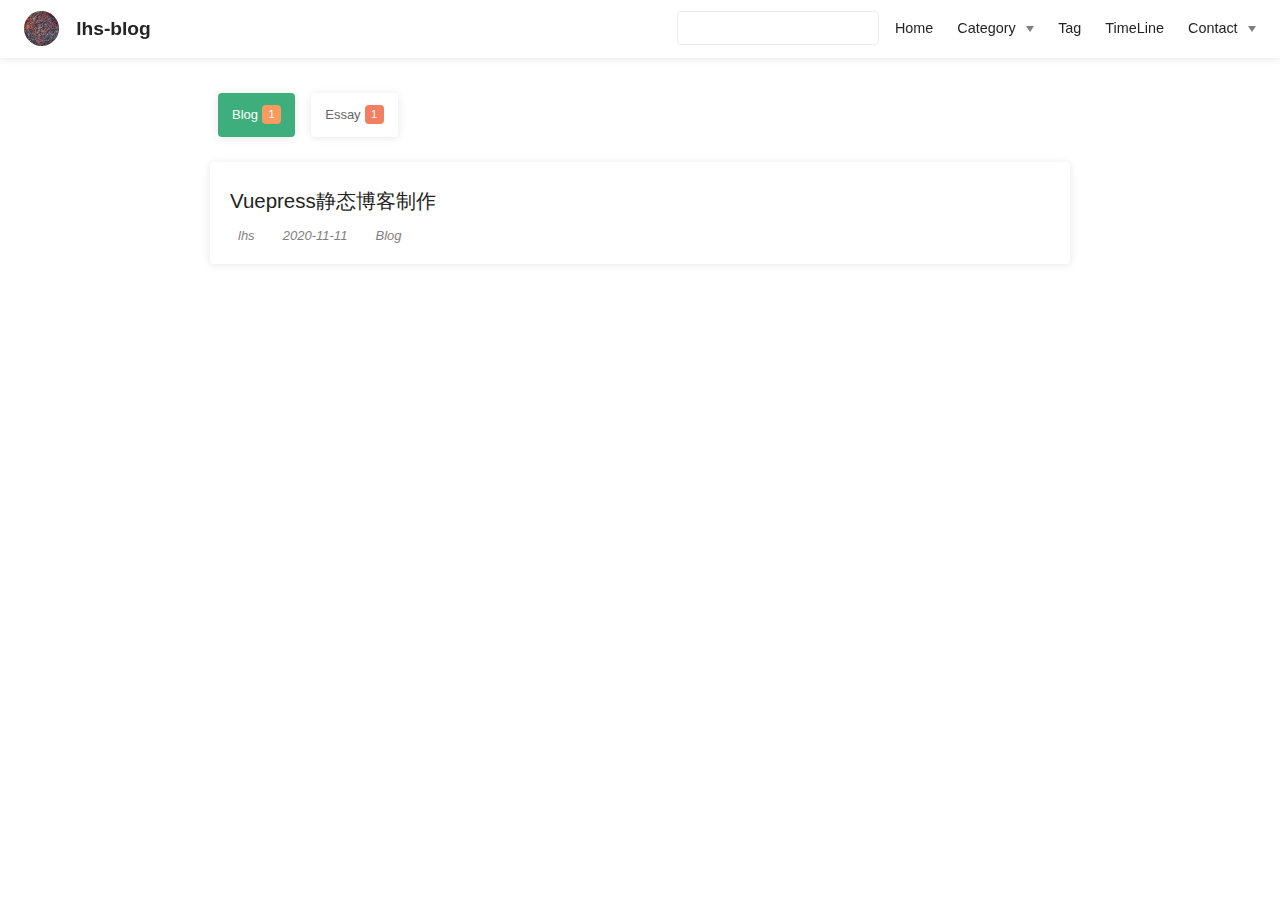
<file: categories/Blog/index.html>
<!DOCTYPE html>
<html lang="en-US">
  <head>
    <meta charset="utf-8">
    <meta name="viewport" content="width=device-width,initial-scale=1">
    <title>Blog Categories | lhs-blog</title>
    <meta name="generator" content="VuePress 1.5.4">
    <link rel="icon" href="/favicon.ico">
    <meta name="description" content="blog">
    <meta name="viewport" content="width=device-width,initial-scale=1,user-scalable=no">
    <link rel="preload" href="/assets/css/0.styles.66716991.css" as="style"><link rel="preload" href="/assets/js/app.ff7b8d90.js" as="script"><link rel="preload" href="/assets/js/7.3370242b.js" as="script"><link rel="preload" href="/assets/js/1.4d268931.js" as="script"><link rel="prefetch" href="/assets/js/10.1c26d9eb.js"><link rel="prefetch" href="/assets/js/11.b08f8fe4.js"><link rel="prefetch" href="/assets/js/12.66d89f7b.js"><link rel="prefetch" href="/assets/js/13.cc2b9252.js"><link rel="prefetch" href="/assets/js/14.22685324.js"><link rel="prefetch" href="/assets/js/4.8964466c.js"><link rel="prefetch" href="/assets/js/5.54b85758.js"><link rel="prefetch" href="/assets/js/6.83abefc4.js"><link rel="prefetch" href="/assets/js/8.686e98f6.js"><link rel="prefetch" href="/assets/js/9.d0693060.js"><link rel="prefetch" href="/assets/js/vendors~flowchart.e2e78128.js">
    <link rel="stylesheet" href="/assets/css/0.styles.66716991.css">
  </head>
  <body>
    <div id="app" data-server-rendered="true"><div class="theme-container categories-wrapper no-sidebar" data-v-2d5f533b data-v-32b438eb><div data-v-2d5f533b><div id="loader-wrapper" class="loading-wrapper" data-v-d48f4d20 data-v-2d5f533b data-v-2d5f533b><div class="loader-main" data-v-d48f4d20><div data-v-d48f4d20></div><div data-v-d48f4d20></div><div data-v-d48f4d20></div><div data-v-d48f4d20></div></div> <!----> <!----></div> <div class="password-shadow password-wrapper-out" style="display:none;" data-v-64685f0e data-v-2d5f533b data-v-2d5f533b><h3 class="title" style="display:none;" data-v-64685f0e data-v-64685f0e>lhs-blog</h3> <!----> <label id="box" class="inputBox" style="display:none;" data-v-64685f0e data-v-64685f0e><input type="password" value="" data-v-64685f0e> <span data-v-64685f0e>Konck! Knock!</span> <button data-v-64685f0e>OK</button></label> <div class="footer" style="display:none;" data-v-64685f0e data-v-64685f0e><span data-v-64685f0e><i class="iconfont reco-theme" data-v-64685f0e></i> <a target="blank" href="https://vuepress-theme-reco.recoluan.com" data-v-64685f0e>vuePress-theme-reco</a></span> <span data-v-64685f0e><i class="iconfont reco-copyright" data-v-64685f0e></i> <a data-v-64685f0e><span data-v-64685f0e>lhs</span>
            
          <span data-v-64685f0e>2020 - </span>
          2021
        </a></span></div></div> <div class="hide" data-v-2d5f533b><header class="navbar" data-v-2d5f533b><div class="sidebar-button"><svg xmlns="http://www.w3.org/2000/svg" aria-hidden="true" role="img" viewBox="0 0 448 512" class="icon"><path fill="currentColor" d="M436 124H12c-6.627 0-12-5.373-12-12V80c0-6.627 5.373-12 12-12h424c6.627 0 12 5.373 12 12v32c0 6.627-5.373 12-12 12zm0 160H12c-6.627 0-12-5.373-12-12v-32c0-6.627 5.373-12 12-12h424c6.627 0 12 5.373 12 12v32c0 6.627-5.373 12-12 12zm0 160H12c-6.627 0-12-5.373-12-12v-32c0-6.627 5.373-12 12-12h424c6.627 0 12 5.373 12 12v32c0 6.627-5.373 12-12 12z"></path></svg></div> <a href="/" class="home-link router-link-active"><img src="/logo.png" alt="lhs-blog" class="logo"> <span class="site-name">lhs-blog</span></a> <div class="links"><div class="color-picker"><a class="color-button"><i class="iconfont reco-color"></i></a> <div class="color-picker-menu" style="display:none;"><div class="mode-options"><h4 class="title">Choose mode</h4> <ul class="color-mode-options"><li class="dark">dark</li><li class="auto active">auto</li><li class="light">light</li></ul></div></div></div> <div class="search-box"><i class="iconfont reco-search"></i> <input aria-label="Search" autocomplete="off" spellcheck="false" value=""> <!----></div> <nav class="nav-links can-hide"><div class="nav-item"><a href="/" class="nav-link"><i class="iconfont reco-home"></i>
  Home
</a></div><div class="nav-item"><div class="dropdown-wrapper"><a class="dropdown-title"><span class="title"><i class="iconfont reco-category"></i>
      Category
    </span> <span class="arrow right"></span></a> <ul class="nav-dropdown" style="display:none;"><li class="dropdown-item"><!----> <a href="/categories/Blog/" aria-current="page" class="nav-link router-link-exact-active router-link-active"><i class="iconfont undefined"></i>
  Blog
</a></li><li class="dropdown-item"><!----> <a href="/categories/Essay/" class="nav-link"><i class="iconfont undefined"></i>
  Essay
</a></li></ul></div></div><div class="nav-item"><a href="/tag/" class="nav-link"><i class="iconfont reco-tag"></i>
  Tag
</a></div><div class="nav-item"><a href="/timeline/" class="nav-link"><i class="iconfont reco-date"></i>
  TimeLine
</a></div><div class="nav-item"><div class="dropdown-wrapper"><a class="dropdown-title"><span class="title"><i class="iconfont reco-message"></i>
      Contact
    </span> <span class="arrow right"></span></a> <ul class="nav-dropdown" style="display:none;"><li class="dropdown-item"><!----> <a href="https://github.com/lllllhs" target="_blank" rel="noopener noreferrer" class="nav-link external"><i class="iconfont reco-github"></i>
  GitHub
  <svg xmlns="http://www.w3.org/2000/svg" aria-hidden="true" x="0px" y="0px" viewBox="0 0 100 100" width="15" height="15" class="icon outbound"><path fill="currentColor" d="M18.8,85.1h56l0,0c2.2,0,4-1.8,4-4v-32h-8v28h-48v-48h28v-8h-32l0,0c-2.2,0-4,1.8-4,4v56C14.8,83.3,16.6,85.1,18.8,85.1z"></path> <polygon fill="currentColor" points="45.7,48.7 51.3,54.3 77.2,28.5 77.2,37.2 85.2,37.2 85.2,14.9 62.8,14.9 62.8,22.9 71.5,22.9"></polygon></svg></a></li><li class="dropdown-item"><!----> <a href="https://gitee.com/sky227" target="_blank" rel="noopener noreferrer" class="nav-link external"><i class="iconfont reco-mayun"></i>
  Gitee
  <svg xmlns="http://www.w3.org/2000/svg" aria-hidden="true" x="0px" y="0px" viewBox="0 0 100 100" width="15" height="15" class="icon outbound"><path fill="currentColor" d="M18.8,85.1h56l0,0c2.2,0,4-1.8,4-4v-32h-8v28h-48v-48h28v-8h-32l0,0c-2.2,0-4,1.8-4,4v56C14.8,83.3,16.6,85.1,18.8,85.1z"></path> <polygon fill="currentColor" points="45.7,48.7 51.3,54.3 77.2,28.5 77.2,37.2 85.2,37.2 85.2,14.9 62.8,14.9 62.8,22.9 71.5,22.9"></polygon></svg></a></li></ul></div></div> <!----></nav></div></header> <div class="sidebar-mask" data-v-2d5f533b></div> <aside class="sidebar" data-v-2d5f533b><div class="personal-info-wrapper" data-v-ca798c94 data-v-2d5f533b><img src="/avatar.png" alt="author-avatar" class="personal-img" data-v-ca798c94> <h3 class="name" data-v-ca798c94>
    lhs
  </h3> <div class="num" data-v-ca798c94><div data-v-ca798c94><h3 data-v-ca798c94>2</h3> <h6 data-v-ca798c94>Article</h6></div> <div data-v-ca798c94><h3 data-v-ca798c94>2</h3> <h6 data-v-ca798c94>Tag</h6></div></div> <hr data-v-ca798c94></div> <nav class="nav-links"><div class="nav-item"><a href="/" class="nav-link"><i class="iconfont reco-home"></i>
  Home
</a></div><div class="nav-item"><div class="dropdown-wrapper"><a class="dropdown-title"><span class="title"><i class="iconfont reco-category"></i>
      Category
    </span> <span class="arrow right"></span></a> <ul class="nav-dropdown" style="display:none;"><li class="dropdown-item"><!----> <a href="/categories/Blog/" aria-current="page" class="nav-link router-link-exact-active router-link-active"><i class="iconfont undefined"></i>
  Blog
</a></li><li class="dropdown-item"><!----> <a href="/categories/Essay/" class="nav-link"><i class="iconfont undefined"></i>
  Essay
</a></li></ul></div></div><div class="nav-item"><a href="/tag/" class="nav-link"><i class="iconfont reco-tag"></i>
  Tag
</a></div><div class="nav-item"><a href="/timeline/" class="nav-link"><i class="iconfont reco-date"></i>
  TimeLine
</a></div><div class="nav-item"><div class="dropdown-wrapper"><a class="dropdown-title"><span class="title"><i class="iconfont reco-message"></i>
      Contact
    </span> <span class="arrow right"></span></a> <ul class="nav-dropdown" style="display:none;"><li class="dropdown-item"><!----> <a href="https://github.com/lllllhs" target="_blank" rel="noopener noreferrer" class="nav-link external"><i class="iconfont reco-github"></i>
  GitHub
  <svg xmlns="http://www.w3.org/2000/svg" aria-hidden="true" x="0px" y="0px" viewBox="0 0 100 100" width="15" height="15" class="icon outbound"><path fill="currentColor" d="M18.8,85.1h56l0,0c2.2,0,4-1.8,4-4v-32h-8v28h-48v-48h28v-8h-32l0,0c-2.2,0-4,1.8-4,4v56C14.8,83.3,16.6,85.1,18.8,85.1z"></path> <polygon fill="currentColor" points="45.7,48.7 51.3,54.3 77.2,28.5 77.2,37.2 85.2,37.2 85.2,14.9 62.8,14.9 62.8,22.9 71.5,22.9"></polygon></svg></a></li><li class="dropdown-item"><!----> <a href="https://gitee.com/sky227" target="_blank" rel="noopener noreferrer" class="nav-link external"><i class="iconfont reco-mayun"></i>
  Gitee
  <svg xmlns="http://www.w3.org/2000/svg" aria-hidden="true" x="0px" y="0px" viewBox="0 0 100 100" width="15" height="15" class="icon outbound"><path fill="currentColor" d="M18.8,85.1h56l0,0c2.2,0,4-1.8,4-4v-32h-8v28h-48v-48h28v-8h-32l0,0c-2.2,0-4,1.8-4,4v56C14.8,83.3,16.6,85.1,18.8,85.1z"></path> <polygon fill="currentColor" points="45.7,48.7 51.3,54.3 77.2,28.5 77.2,37.2 85.2,37.2 85.2,14.9 62.8,14.9 62.8,22.9 71.5,22.9"></polygon></svg></a></li></ul></div></div> <!----></nav> <!----> </aside> <div class="password-shadow password-wrapper-in" style="display:none;" data-v-64685f0e data-v-2d5f533b><h3 class="title" style="display:none;" data-v-64685f0e data-v-64685f0e>Blog Categories</h3> <!----> <label id="box" class="inputBox" style="display:none;" data-v-64685f0e data-v-64685f0e><input type="password" value="" data-v-64685f0e> <span data-v-64685f0e>Konck! Knock!</span> <button data-v-64685f0e>OK</button></label> <div class="footer" style="display:none;" data-v-64685f0e data-v-64685f0e><span data-v-64685f0e><i class="iconfont reco-theme" data-v-64685f0e></i> <a target="blank" href="https://vuepress-theme-reco.recoluan.com" data-v-64685f0e>vuePress-theme-reco</a></span> <span data-v-64685f0e><i class="iconfont reco-copyright" data-v-64685f0e></i> <a data-v-64685f0e><span data-v-64685f0e>lhs</span>
            
          <span data-v-64685f0e>2020 - </span>
          2021
        </a></span></div></div> <div data-v-2d5f533b><ul class="category-wrapper" style="display:none;" data-v-32b438eb data-v-32b438eb><li class="category-item active" data-v-32b438eb><a href="/categories/Blog/" aria-current="page" class="router-link-exact-active router-link-active" data-v-32b438eb><span class="category-name" data-v-32b438eb>Blog</span> <span class="post-num" style="background-color:#f26d6d;" data-v-32b438eb>1</span></a></li><li class="category-item" data-v-32b438eb><a href="/categories/Essay/" data-v-32b438eb><span class="category-name" data-v-32b438eb>Essay</span> <span class="post-num" style="background-color:#f8b26a;" data-v-32b438eb>1</span></a></li></ul> <div class="abstract-wrapper list" style="display:none;" data-v-b014bc36 data-v-32b438eb data-v-32b438eb><div class="abstract-item" data-v-88899192 data-v-b014bc36><!----> <div class="title" data-v-88899192><!----> <a href="/blogs/Blog/%E4%B8%AA%E4%BA%BAVuepress%E5%8D%9A%E5%AE%A2%E5%88%B6%E4%BD%9C.html" data-v-88899192>Vuepress静态博客制作</a></div> <div class="abstract" data-v-88899192></div> <div data-v-3b7f5bdf data-v-88899192><i class="iconfont reco-account" data-v-3b7f5bdf><span data-v-3b7f5bdf>lhs</span></i> <i class="iconfont reco-date" data-v-3b7f5bdf><span data-v-3b7f5bdf>2020-11-11</span></i> <!----> <i class="iconfont reco-tag tags" data-v-3b7f5bdf><span class="tag-item" data-v-3b7f5bdf>Blog</span></i></div></div></div> <div class="pagation pagation" style="display:none;" data-v-094d08e4 data-v-32b438eb data-v-32b438eb><div class="pagation-list" data-v-094d08e4><span unselectable="on" class="jump" style="display:none;" data-v-094d08e4>Prev</span> <span class="jump" style="display:none;" data-v-094d08e4>1</span> <span class="ellipsis" style="display:none;" data-v-094d08e4>...</span> <span class="jump bgprimary" data-v-094d08e4>1</span> <span class="ellipsis" style="display:none;" data-v-094d08e4>...</span> <span class="jump" style="display:none;" data-v-094d08e4>1</span> <span class="jump" style="display:none;" data-v-094d08e4>Next</span> <span class="jumppoint" data-v-094d08e4>Jump To</span> <span class="jumpinp" data-v-094d08e4><input type="text" value="" data-v-094d08e4></span> <span class="jump gobtn" data-v-094d08e4>Go</span></div></div></div></div></div></div><div class="global-ui"><div class="back-to-ceiling" style="right:1rem;bottom:6rem;width:2.5rem;height:2.5rem;border-radius:.25rem;line-height:2.5rem;display:none;" data-v-c6073ba8 data-v-c6073ba8><svg t="1574745035067" viewBox="0 0 1024 1024" version="1.1" xmlns="http://www.w3.org/2000/svg" p-id="5404" class="icon" data-v-c6073ba8><path d="M526.60727968 10.90185116a27.675 27.675 0 0 0-29.21455937 0c-131.36607665 82.28402758-218.69155461 228.01873535-218.69155402 394.07834331a462.20625001 462.20625001 0 0 0 5.36959153 69.94390903c1.00431239 6.55289093-0.34802892 13.13561351-3.76865779 18.80351572-32.63518765 54.11355614-51.75690182 118.55860487-51.7569018 187.94566865a371.06718723 371.06718723 0 0 0 11.50484808 91.98906777c6.53300375 25.50556257 41.68394495 28.14064038 52.69160883 4.22606766 17.37162448-37.73630017 42.14135425-72.50938081 72.80769204-103.21549295 2.18761121 3.04276886 4.15646224 6.24463696 6.40373557 9.22774369a1871.4375 1871.4375 0 0 0 140.04691725 5.34970492 1866.36093723 1866.36093723 0 0 0 140.04691723-5.34970492c2.24727335-2.98310674 4.21612437-6.18497483 6.3937923-9.2178004 30.66633723 30.70611158 55.4360664 65.4791928 72.80769147 103.21549355 11.00766384 23.91457269 46.15860503 21.27949489 52.69160879-4.22606768a371.15156223 371.15156223 0 0 0 11.514792-91.99901164c0-69.36717486-19.13165746-133.82216804-51.75690182-187.92578088-3.42062944-5.66790279-4.76302748-12.26056868-3.76865837-18.80351632a462.20625001 462.20625001 0 0 0 5.36959269-69.943909c-0.00994388-166.08943902-87.32547796-311.81420293-218.6915546-394.09823051zM605.93803103 357.87693858a93.93749974 93.93749974 0 1 1-187.89594924 6.1e-7 93.93749974 93.93749974 0 0 1 187.89594924-6.1e-7z" p-id="5405" data-v-c6073ba8></path><path d="M429.50777625 765.63860547C429.50777625 803.39355007 466.44236686 1000.39046097 512.00932183 1000.39046097c45.56695499 0 82.4922232-197.00623328 82.5015456-234.7518555 0-37.75494459-36.9345906-68.35043303-82.4922232-68.34111062-45.57627738-0.00932239-82.52019037 30.59548842-82.51086798 68.34111062z" p-id="5406" data-v-c6073ba8></path></svg></div></div></div>
    <script src="/assets/js/app.ff7b8d90.js" defer></script><script src="/assets/js/7.3370242b.js" defer></script><script src="/assets/js/1.4d268931.js" defer></script>
  </body>
</html>
</file>
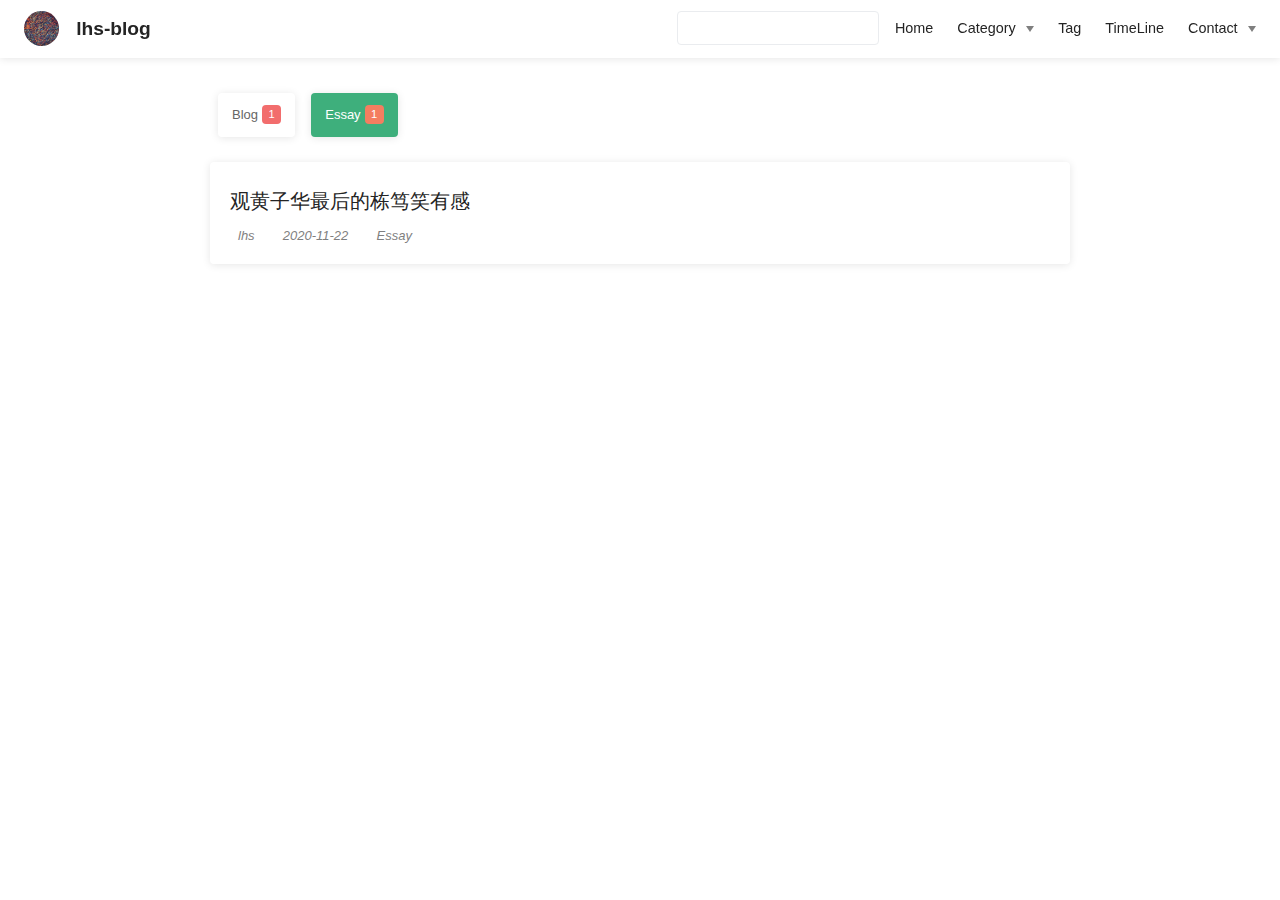
<file: categories/Essay/index.html>
<!DOCTYPE html>
<html lang="en-US">
  <head>
    <meta charset="utf-8">
    <meta name="viewport" content="width=device-width,initial-scale=1">
    <title>Essay Categories | lhs-blog</title>
    <meta name="generator" content="VuePress 1.5.4">
    <link rel="icon" href="/favicon.ico">
    <meta name="description" content="blog">
    <meta name="viewport" content="width=device-width,initial-scale=1,user-scalable=no">
    <link rel="preload" href="/assets/css/0.styles.66716991.css" as="style"><link rel="preload" href="/assets/js/app.ff7b8d90.js" as="script"><link rel="preload" href="/assets/js/7.3370242b.js" as="script"><link rel="preload" href="/assets/js/1.4d268931.js" as="script"><link rel="prefetch" href="/assets/js/10.1c26d9eb.js"><link rel="prefetch" href="/assets/js/11.b08f8fe4.js"><link rel="prefetch" href="/assets/js/12.66d89f7b.js"><link rel="prefetch" href="/assets/js/13.cc2b9252.js"><link rel="prefetch" href="/assets/js/14.22685324.js"><link rel="prefetch" href="/assets/js/4.8964466c.js"><link rel="prefetch" href="/assets/js/5.54b85758.js"><link rel="prefetch" href="/assets/js/6.83abefc4.js"><link rel="prefetch" href="/assets/js/8.686e98f6.js"><link rel="prefetch" href="/assets/js/9.d0693060.js"><link rel="prefetch" href="/assets/js/vendors~flowchart.e2e78128.js">
    <link rel="stylesheet" href="/assets/css/0.styles.66716991.css">
  </head>
  <body>
    <div id="app" data-server-rendered="true"><div class="theme-container categories-wrapper no-sidebar" data-v-2d5f533b data-v-32b438eb><div data-v-2d5f533b><div id="loader-wrapper" class="loading-wrapper" data-v-d48f4d20 data-v-2d5f533b data-v-2d5f533b><div class="loader-main" data-v-d48f4d20><div data-v-d48f4d20></div><div data-v-d48f4d20></div><div data-v-d48f4d20></div><div data-v-d48f4d20></div></div> <!----> <!----></div> <div class="password-shadow password-wrapper-out" style="display:none;" data-v-64685f0e data-v-2d5f533b data-v-2d5f533b><h3 class="title" style="display:none;" data-v-64685f0e data-v-64685f0e>lhs-blog</h3> <!----> <label id="box" class="inputBox" style="display:none;" data-v-64685f0e data-v-64685f0e><input type="password" value="" data-v-64685f0e> <span data-v-64685f0e>Konck! Knock!</span> <button data-v-64685f0e>OK</button></label> <div class="footer" style="display:none;" data-v-64685f0e data-v-64685f0e><span data-v-64685f0e><i class="iconfont reco-theme" data-v-64685f0e></i> <a target="blank" href="https://vuepress-theme-reco.recoluan.com" data-v-64685f0e>vuePress-theme-reco</a></span> <span data-v-64685f0e><i class="iconfont reco-copyright" data-v-64685f0e></i> <a data-v-64685f0e><span data-v-64685f0e>lhs</span>
            
          <span data-v-64685f0e>2020 - </span>
          2021
        </a></span></div></div> <div class="hide" data-v-2d5f533b><header class="navbar" data-v-2d5f533b><div class="sidebar-button"><svg xmlns="http://www.w3.org/2000/svg" aria-hidden="true" role="img" viewBox="0 0 448 512" class="icon"><path fill="currentColor" d="M436 124H12c-6.627 0-12-5.373-12-12V80c0-6.627 5.373-12 12-12h424c6.627 0 12 5.373 12 12v32c0 6.627-5.373 12-12 12zm0 160H12c-6.627 0-12-5.373-12-12v-32c0-6.627 5.373-12 12-12h424c6.627 0 12 5.373 12 12v32c0 6.627-5.373 12-12 12zm0 160H12c-6.627 0-12-5.373-12-12v-32c0-6.627 5.373-12 12-12h424c6.627 0 12 5.373 12 12v32c0 6.627-5.373 12-12 12z"></path></svg></div> <a href="/" class="home-link router-link-active"><img src="/logo.png" alt="lhs-blog" class="logo"> <span class="site-name">lhs-blog</span></a> <div class="links"><div class="color-picker"><a class="color-button"><i class="iconfont reco-color"></i></a> <div class="color-picker-menu" style="display:none;"><div class="mode-options"><h4 class="title">Choose mode</h4> <ul class="color-mode-options"><li class="dark">dark</li><li class="auto active">auto</li><li class="light">light</li></ul></div></div></div> <div class="search-box"><i class="iconfont reco-search"></i> <input aria-label="Search" autocomplete="off" spellcheck="false" value=""> <!----></div> <nav class="nav-links can-hide"><div class="nav-item"><a href="/" class="nav-link"><i class="iconfont reco-home"></i>
  Home
</a></div><div class="nav-item"><div class="dropdown-wrapper"><a class="dropdown-title"><span class="title"><i class="iconfont reco-category"></i>
      Category
    </span> <span class="arrow right"></span></a> <ul class="nav-dropdown" style="display:none;"><li class="dropdown-item"><!----> <a href="/categories/Blog/" class="nav-link"><i class="iconfont undefined"></i>
  Blog
</a></li><li class="dropdown-item"><!----> <a href="/categories/Essay/" aria-current="page" class="nav-link router-link-exact-active router-link-active"><i class="iconfont undefined"></i>
  Essay
</a></li></ul></div></div><div class="nav-item"><a href="/tag/" class="nav-link"><i class="iconfont reco-tag"></i>
  Tag
</a></div><div class="nav-item"><a href="/timeline/" class="nav-link"><i class="iconfont reco-date"></i>
  TimeLine
</a></div><div class="nav-item"><div class="dropdown-wrapper"><a class="dropdown-title"><span class="title"><i class="iconfont reco-message"></i>
      Contact
    </span> <span class="arrow right"></span></a> <ul class="nav-dropdown" style="display:none;"><li class="dropdown-item"><!----> <a href="https://github.com/lllllhs" target="_blank" rel="noopener noreferrer" class="nav-link external"><i class="iconfont reco-github"></i>
  GitHub
  <svg xmlns="http://www.w3.org/2000/svg" aria-hidden="true" x="0px" y="0px" viewBox="0 0 100 100" width="15" height="15" class="icon outbound"><path fill="currentColor" d="M18.8,85.1h56l0,0c2.2,0,4-1.8,4-4v-32h-8v28h-48v-48h28v-8h-32l0,0c-2.2,0-4,1.8-4,4v56C14.8,83.3,16.6,85.1,18.8,85.1z"></path> <polygon fill="currentColor" points="45.7,48.7 51.3,54.3 77.2,28.5 77.2,37.2 85.2,37.2 85.2,14.9 62.8,14.9 62.8,22.9 71.5,22.9"></polygon></svg></a></li><li class="dropdown-item"><!----> <a href="https://gitee.com/sky227" target="_blank" rel="noopener noreferrer" class="nav-link external"><i class="iconfont reco-mayun"></i>
  Gitee
  <svg xmlns="http://www.w3.org/2000/svg" aria-hidden="true" x="0px" y="0px" viewBox="0 0 100 100" width="15" height="15" class="icon outbound"><path fill="currentColor" d="M18.8,85.1h56l0,0c2.2,0,4-1.8,4-4v-32h-8v28h-48v-48h28v-8h-32l0,0c-2.2,0-4,1.8-4,4v56C14.8,83.3,16.6,85.1,18.8,85.1z"></path> <polygon fill="currentColor" points="45.7,48.7 51.3,54.3 77.2,28.5 77.2,37.2 85.2,37.2 85.2,14.9 62.8,14.9 62.8,22.9 71.5,22.9"></polygon></svg></a></li></ul></div></div> <!----></nav></div></header> <div class="sidebar-mask" data-v-2d5f533b></div> <aside class="sidebar" data-v-2d5f533b><div class="personal-info-wrapper" data-v-ca798c94 data-v-2d5f533b><img src="/avatar.png" alt="author-avatar" class="personal-img" data-v-ca798c94> <h3 class="name" data-v-ca798c94>
    lhs
  </h3> <div class="num" data-v-ca798c94><div data-v-ca798c94><h3 data-v-ca798c94>2</h3> <h6 data-v-ca798c94>Article</h6></div> <div data-v-ca798c94><h3 data-v-ca798c94>2</h3> <h6 data-v-ca798c94>Tag</h6></div></div> <hr data-v-ca798c94></div> <nav class="nav-links"><div class="nav-item"><a href="/" class="nav-link"><i class="iconfont reco-home"></i>
  Home
</a></div><div class="nav-item"><div class="dropdown-wrapper"><a class="dropdown-title"><span class="title"><i class="iconfont reco-category"></i>
      Category
    </span> <span class="arrow right"></span></a> <ul class="nav-dropdown" style="display:none;"><li class="dropdown-item"><!----> <a href="/categories/Blog/" class="nav-link"><i class="iconfont undefined"></i>
  Blog
</a></li><li class="dropdown-item"><!----> <a href="/categories/Essay/" aria-current="page" class="nav-link router-link-exact-active router-link-active"><i class="iconfont undefined"></i>
  Essay
</a></li></ul></div></div><div class="nav-item"><a href="/tag/" class="nav-link"><i class="iconfont reco-tag"></i>
  Tag
</a></div><div class="nav-item"><a href="/timeline/" class="nav-link"><i class="iconfont reco-date"></i>
  TimeLine
</a></div><div class="nav-item"><div class="dropdown-wrapper"><a class="dropdown-title"><span class="title"><i class="iconfont reco-message"></i>
      Contact
    </span> <span class="arrow right"></span></a> <ul class="nav-dropdown" style="display:none;"><li class="dropdown-item"><!----> <a href="https://github.com/lllllhs" target="_blank" rel="noopener noreferrer" class="nav-link external"><i class="iconfont reco-github"></i>
  GitHub
  <svg xmlns="http://www.w3.org/2000/svg" aria-hidden="true" x="0px" y="0px" viewBox="0 0 100 100" width="15" height="15" class="icon outbound"><path fill="currentColor" d="M18.8,85.1h56l0,0c2.2,0,4-1.8,4-4v-32h-8v28h-48v-48h28v-8h-32l0,0c-2.2,0-4,1.8-4,4v56C14.8,83.3,16.6,85.1,18.8,85.1z"></path> <polygon fill="currentColor" points="45.7,48.7 51.3,54.3 77.2,28.5 77.2,37.2 85.2,37.2 85.2,14.9 62.8,14.9 62.8,22.9 71.5,22.9"></polygon></svg></a></li><li class="dropdown-item"><!----> <a href="https://gitee.com/sky227" target="_blank" rel="noopener noreferrer" class="nav-link external"><i class="iconfont reco-mayun"></i>
  Gitee
  <svg xmlns="http://www.w3.org/2000/svg" aria-hidden="true" x="0px" y="0px" viewBox="0 0 100 100" width="15" height="15" class="icon outbound"><path fill="currentColor" d="M18.8,85.1h56l0,0c2.2,0,4-1.8,4-4v-32h-8v28h-48v-48h28v-8h-32l0,0c-2.2,0-4,1.8-4,4v56C14.8,83.3,16.6,85.1,18.8,85.1z"></path> <polygon fill="currentColor" points="45.7,48.7 51.3,54.3 77.2,28.5 77.2,37.2 85.2,37.2 85.2,14.9 62.8,14.9 62.8,22.9 71.5,22.9"></polygon></svg></a></li></ul></div></div> <!----></nav> <!----> </aside> <div class="password-shadow password-wrapper-in" style="display:none;" data-v-64685f0e data-v-2d5f533b><h3 class="title" style="display:none;" data-v-64685f0e data-v-64685f0e>Essay Categories</h3> <!----> <label id="box" class="inputBox" style="display:none;" data-v-64685f0e data-v-64685f0e><input type="password" value="" data-v-64685f0e> <span data-v-64685f0e>Konck! Knock!</span> <button data-v-64685f0e>OK</button></label> <div class="footer" style="display:none;" data-v-64685f0e data-v-64685f0e><span data-v-64685f0e><i class="iconfont reco-theme" data-v-64685f0e></i> <a target="blank" href="https://vuepress-theme-reco.recoluan.com" data-v-64685f0e>vuePress-theme-reco</a></span> <span data-v-64685f0e><i class="iconfont reco-copyright" data-v-64685f0e></i> <a data-v-64685f0e><span data-v-64685f0e>lhs</span>
            
          <span data-v-64685f0e>2020 - </span>
          2021
        </a></span></div></div> <div data-v-2d5f533b><ul class="category-wrapper" style="display:none;" data-v-32b438eb data-v-32b438eb><li class="category-item" data-v-32b438eb><a href="/categories/Blog/" data-v-32b438eb><span class="category-name" data-v-32b438eb>Blog</span> <span class="post-num" style="background-color:#f8b26a;" data-v-32b438eb>1</span></a></li><li class="category-item active" data-v-32b438eb><a href="/categories/Essay/" aria-current="page" class="router-link-exact-active router-link-active" data-v-32b438eb><span class="category-name" data-v-32b438eb>Essay</span> <span class="post-num" style="background-color:#67cc86;" data-v-32b438eb>1</span></a></li></ul> <div class="abstract-wrapper list" style="display:none;" data-v-b014bc36 data-v-32b438eb data-v-32b438eb><div class="abstract-item" data-v-88899192 data-v-b014bc36><!----> <div class="title" data-v-88899192><!----> <a href="/blogs/Essay/%E8%A7%82%E9%BB%84%E5%AD%90%E5%8D%8E%E6%9C%80%E5%90%8E%E7%9A%84%E6%A0%8B%E7%AC%83%E7%AC%91%E6%9C%89%E6%84%9F.html" data-v-88899192>观黄子华最后的栋笃笑有感</a></div> <div class="abstract" data-v-88899192></div> <div data-v-3b7f5bdf data-v-88899192><i class="iconfont reco-account" data-v-3b7f5bdf><span data-v-3b7f5bdf>lhs</span></i> <i class="iconfont reco-date" data-v-3b7f5bdf><span data-v-3b7f5bdf>2020-11-22</span></i> <!----> <i class="iconfont reco-tag tags" data-v-3b7f5bdf><span class="tag-item" data-v-3b7f5bdf>Essay</span></i></div></div></div> <div class="pagation pagation" style="display:none;" data-v-094d08e4 data-v-32b438eb data-v-32b438eb><div class="pagation-list" data-v-094d08e4><span unselectable="on" class="jump" style="display:none;" data-v-094d08e4>Prev</span> <span class="jump" style="display:none;" data-v-094d08e4>1</span> <span class="ellipsis" style="display:none;" data-v-094d08e4>...</span> <span class="jump bgprimary" data-v-094d08e4>1</span> <span class="ellipsis" style="display:none;" data-v-094d08e4>...</span> <span class="jump" style="display:none;" data-v-094d08e4>1</span> <span class="jump" style="display:none;" data-v-094d08e4>Next</span> <span class="jumppoint" data-v-094d08e4>Jump To</span> <span class="jumpinp" data-v-094d08e4><input type="text" value="" data-v-094d08e4></span> <span class="jump gobtn" data-v-094d08e4>Go</span></div></div></div></div></div></div><div class="global-ui"><div class="back-to-ceiling" style="right:1rem;bottom:6rem;width:2.5rem;height:2.5rem;border-radius:.25rem;line-height:2.5rem;display:none;" data-v-c6073ba8 data-v-c6073ba8><svg t="1574745035067" viewBox="0 0 1024 1024" version="1.1" xmlns="http://www.w3.org/2000/svg" p-id="5404" class="icon" data-v-c6073ba8><path d="M526.60727968 10.90185116a27.675 27.675 0 0 0-29.21455937 0c-131.36607665 82.28402758-218.69155461 228.01873535-218.69155402 394.07834331a462.20625001 462.20625001 0 0 0 5.36959153 69.94390903c1.00431239 6.55289093-0.34802892 13.13561351-3.76865779 18.80351572-32.63518765 54.11355614-51.75690182 118.55860487-51.7569018 187.94566865a371.06718723 371.06718723 0 0 0 11.50484808 91.98906777c6.53300375 25.50556257 41.68394495 28.14064038 52.69160883 4.22606766 17.37162448-37.73630017 42.14135425-72.50938081 72.80769204-103.21549295 2.18761121 3.04276886 4.15646224 6.24463696 6.40373557 9.22774369a1871.4375 1871.4375 0 0 0 140.04691725 5.34970492 1866.36093723 1866.36093723 0 0 0 140.04691723-5.34970492c2.24727335-2.98310674 4.21612437-6.18497483 6.3937923-9.2178004 30.66633723 30.70611158 55.4360664 65.4791928 72.80769147 103.21549355 11.00766384 23.91457269 46.15860503 21.27949489 52.69160879-4.22606768a371.15156223 371.15156223 0 0 0 11.514792-91.99901164c0-69.36717486-19.13165746-133.82216804-51.75690182-187.92578088-3.42062944-5.66790279-4.76302748-12.26056868-3.76865837-18.80351632a462.20625001 462.20625001 0 0 0 5.36959269-69.943909c-0.00994388-166.08943902-87.32547796-311.81420293-218.6915546-394.09823051zM605.93803103 357.87693858a93.93749974 93.93749974 0 1 1-187.89594924 6.1e-7 93.93749974 93.93749974 0 0 1 187.89594924-6.1e-7z" p-id="5405" data-v-c6073ba8></path><path d="M429.50777625 765.63860547C429.50777625 803.39355007 466.44236686 1000.39046097 512.00932183 1000.39046097c45.56695499 0 82.4922232-197.00623328 82.5015456-234.7518555 0-37.75494459-36.9345906-68.35043303-82.4922232-68.34111062-45.57627738-0.00932239-82.52019037 30.59548842-82.51086798 68.34111062z" p-id="5406" data-v-c6073ba8></path></svg></div></div></div>
    <script src="/assets/js/app.ff7b8d90.js" defer></script><script src="/assets/js/7.3370242b.js" defer></script><script src="/assets/js/1.4d268931.js" defer></script>
  </body>
</html>
</file>
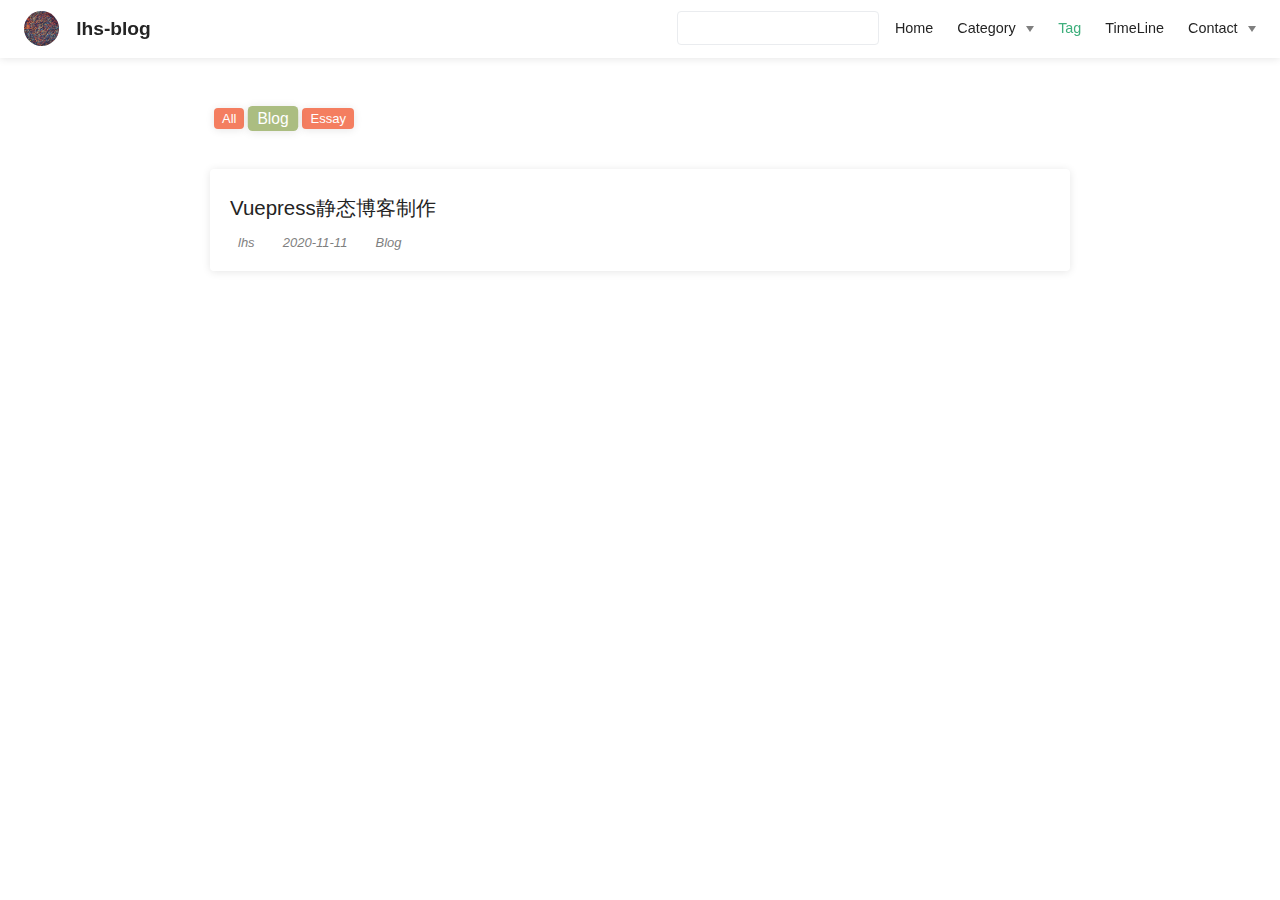
<file: tag/Blog/index.html>
<!DOCTYPE html>
<html lang="en-US">
  <head>
    <meta charset="utf-8">
    <meta name="viewport" content="width=device-width,initial-scale=1">
    <title>Blog Tags | lhs-blog</title>
    <meta name="generator" content="VuePress 1.5.4">
    <link rel="icon" href="/favicon.ico">
    <meta name="description" content="blog">
    <meta name="viewport" content="width=device-width,initial-scale=1,user-scalable=no">
    <link rel="preload" href="/assets/css/0.styles.66716991.css" as="style"><link rel="preload" href="/assets/js/app.ff7b8d90.js" as="script"><link rel="preload" href="/assets/js/5.54b85758.js" as="script"><link rel="preload" href="/assets/js/1.4d268931.js" as="script"><link rel="prefetch" href="/assets/js/10.1c26d9eb.js"><link rel="prefetch" href="/assets/js/11.b08f8fe4.js"><link rel="prefetch" href="/assets/js/12.66d89f7b.js"><link rel="prefetch" href="/assets/js/13.cc2b9252.js"><link rel="prefetch" href="/assets/js/14.22685324.js"><link rel="prefetch" href="/assets/js/4.8964466c.js"><link rel="prefetch" href="/assets/js/6.83abefc4.js"><link rel="prefetch" href="/assets/js/7.3370242b.js"><link rel="prefetch" href="/assets/js/8.686e98f6.js"><link rel="prefetch" href="/assets/js/9.d0693060.js"><link rel="prefetch" href="/assets/js/vendors~flowchart.e2e78128.js">
    <link rel="stylesheet" href="/assets/css/0.styles.66716991.css">
  </head>
  <body>
    <div id="app" data-server-rendered="true"><div class="theme-container tag-wrapper no-sidebar" data-v-2d5f533b data-v-16cf9a86><div data-v-2d5f533b><div id="loader-wrapper" class="loading-wrapper" data-v-d48f4d20 data-v-2d5f533b data-v-2d5f533b><div class="loader-main" data-v-d48f4d20><div data-v-d48f4d20></div><div data-v-d48f4d20></div><div data-v-d48f4d20></div><div data-v-d48f4d20></div></div> <!----> <!----></div> <div class="password-shadow password-wrapper-out" style="display:none;" data-v-64685f0e data-v-2d5f533b data-v-2d5f533b><h3 class="title" style="display:none;" data-v-64685f0e data-v-64685f0e>lhs-blog</h3> <!----> <label id="box" class="inputBox" style="display:none;" data-v-64685f0e data-v-64685f0e><input type="password" value="" data-v-64685f0e> <span data-v-64685f0e>Konck! Knock!</span> <button data-v-64685f0e>OK</button></label> <div class="footer" style="display:none;" data-v-64685f0e data-v-64685f0e><span data-v-64685f0e><i class="iconfont reco-theme" data-v-64685f0e></i> <a target="blank" href="https://vuepress-theme-reco.recoluan.com" data-v-64685f0e>vuePress-theme-reco</a></span> <span data-v-64685f0e><i class="iconfont reco-copyright" data-v-64685f0e></i> <a data-v-64685f0e><span data-v-64685f0e>lhs</span>
            
          <span data-v-64685f0e>2020 - </span>
          2021
        </a></span></div></div> <div class="hide" data-v-2d5f533b><header class="navbar" data-v-2d5f533b><div class="sidebar-button"><svg xmlns="http://www.w3.org/2000/svg" aria-hidden="true" role="img" viewBox="0 0 448 512" class="icon"><path fill="currentColor" d="M436 124H12c-6.627 0-12-5.373-12-12V80c0-6.627 5.373-12 12-12h424c6.627 0 12 5.373 12 12v32c0 6.627-5.373 12-12 12zm0 160H12c-6.627 0-12-5.373-12-12v-32c0-6.627 5.373-12 12-12h424c6.627 0 12 5.373 12 12v32c0 6.627-5.373 12-12 12zm0 160H12c-6.627 0-12-5.373-12-12v-32c0-6.627 5.373-12 12-12h424c6.627 0 12 5.373 12 12v32c0 6.627-5.373 12-12 12z"></path></svg></div> <a href="/" class="home-link router-link-active"><img src="/logo.png" alt="lhs-blog" class="logo"> <span class="site-name">lhs-blog</span></a> <div class="links"><div class="color-picker"><a class="color-button"><i class="iconfont reco-color"></i></a> <div class="color-picker-menu" style="display:none;"><div class="mode-options"><h4 class="title">Choose mode</h4> <ul class="color-mode-options"><li class="dark">dark</li><li class="auto active">auto</li><li class="light">light</li></ul></div></div></div> <div class="search-box"><i class="iconfont reco-search"></i> <input aria-label="Search" autocomplete="off" spellcheck="false" value=""> <!----></div> <nav class="nav-links can-hide"><div class="nav-item"><a href="/" class="nav-link"><i class="iconfont reco-home"></i>
  Home
</a></div><div class="nav-item"><div class="dropdown-wrapper"><a class="dropdown-title"><span class="title"><i class="iconfont reco-category"></i>
      Category
    </span> <span class="arrow right"></span></a> <ul class="nav-dropdown" style="display:none;"><li class="dropdown-item"><!----> <a href="/categories/Blog/" class="nav-link"><i class="iconfont undefined"></i>
  Blog
</a></li><li class="dropdown-item"><!----> <a href="/categories/Essay/" class="nav-link"><i class="iconfont undefined"></i>
  Essay
</a></li></ul></div></div><div class="nav-item"><a href="/tag/" class="nav-link router-link-active"><i class="iconfont reco-tag"></i>
  Tag
</a></div><div class="nav-item"><a href="/timeline/" class="nav-link"><i class="iconfont reco-date"></i>
  TimeLine
</a></div><div class="nav-item"><div class="dropdown-wrapper"><a class="dropdown-title"><span class="title"><i class="iconfont reco-message"></i>
      Contact
    </span> <span class="arrow right"></span></a> <ul class="nav-dropdown" style="display:none;"><li class="dropdown-item"><!----> <a href="https://github.com/lllllhs" target="_blank" rel="noopener noreferrer" class="nav-link external"><i class="iconfont reco-github"></i>
  GitHub
  <svg xmlns="http://www.w3.org/2000/svg" aria-hidden="true" x="0px" y="0px" viewBox="0 0 100 100" width="15" height="15" class="icon outbound"><path fill="currentColor" d="M18.8,85.1h56l0,0c2.2,0,4-1.8,4-4v-32h-8v28h-48v-48h28v-8h-32l0,0c-2.2,0-4,1.8-4,4v56C14.8,83.3,16.6,85.1,18.8,85.1z"></path> <polygon fill="currentColor" points="45.7,48.7 51.3,54.3 77.2,28.5 77.2,37.2 85.2,37.2 85.2,14.9 62.8,14.9 62.8,22.9 71.5,22.9"></polygon></svg></a></li><li class="dropdown-item"><!----> <a href="https://gitee.com/sky227" target="_blank" rel="noopener noreferrer" class="nav-link external"><i class="iconfont reco-mayun"></i>
  Gitee
  <svg xmlns="http://www.w3.org/2000/svg" aria-hidden="true" x="0px" y="0px" viewBox="0 0 100 100" width="15" height="15" class="icon outbound"><path fill="currentColor" d="M18.8,85.1h56l0,0c2.2,0,4-1.8,4-4v-32h-8v28h-48v-48h28v-8h-32l0,0c-2.2,0-4,1.8-4,4v56C14.8,83.3,16.6,85.1,18.8,85.1z"></path> <polygon fill="currentColor" points="45.7,48.7 51.3,54.3 77.2,28.5 77.2,37.2 85.2,37.2 85.2,14.9 62.8,14.9 62.8,22.9 71.5,22.9"></polygon></svg></a></li></ul></div></div> <!----></nav></div></header> <div class="sidebar-mask" data-v-2d5f533b></div> <aside class="sidebar" data-v-2d5f533b><div class="personal-info-wrapper" data-v-ca798c94 data-v-2d5f533b><img src="/avatar.png" alt="author-avatar" class="personal-img" data-v-ca798c94> <h3 class="name" data-v-ca798c94>
    lhs
  </h3> <div class="num" data-v-ca798c94><div data-v-ca798c94><h3 data-v-ca798c94>2</h3> <h6 data-v-ca798c94>Article</h6></div> <div data-v-ca798c94><h3 data-v-ca798c94>2</h3> <h6 data-v-ca798c94>Tag</h6></div></div> <hr data-v-ca798c94></div> <nav class="nav-links"><div class="nav-item"><a href="/" class="nav-link"><i class="iconfont reco-home"></i>
  Home
</a></div><div class="nav-item"><div class="dropdown-wrapper"><a class="dropdown-title"><span class="title"><i class="iconfont reco-category"></i>
      Category
    </span> <span class="arrow right"></span></a> <ul class="nav-dropdown" style="display:none;"><li class="dropdown-item"><!----> <a href="/categories/Blog/" class="nav-link"><i class="iconfont undefined"></i>
  Blog
</a></li><li class="dropdown-item"><!----> <a href="/categories/Essay/" class="nav-link"><i class="iconfont undefined"></i>
  Essay
</a></li></ul></div></div><div class="nav-item"><a href="/tag/" class="nav-link router-link-active"><i class="iconfont reco-tag"></i>
  Tag
</a></div><div class="nav-item"><a href="/timeline/" class="nav-link"><i class="iconfont reco-date"></i>
  TimeLine
</a></div><div class="nav-item"><div class="dropdown-wrapper"><a class="dropdown-title"><span class="title"><i class="iconfont reco-message"></i>
      Contact
    </span> <span class="arrow right"></span></a> <ul class="nav-dropdown" style="display:none;"><li class="dropdown-item"><!----> <a href="https://github.com/lllllhs" target="_blank" rel="noopener noreferrer" class="nav-link external"><i class="iconfont reco-github"></i>
  GitHub
  <svg xmlns="http://www.w3.org/2000/svg" aria-hidden="true" x="0px" y="0px" viewBox="0 0 100 100" width="15" height="15" class="icon outbound"><path fill="currentColor" d="M18.8,85.1h56l0,0c2.2,0,4-1.8,4-4v-32h-8v28h-48v-48h28v-8h-32l0,0c-2.2,0-4,1.8-4,4v56C14.8,83.3,16.6,85.1,18.8,85.1z"></path> <polygon fill="currentColor" points="45.7,48.7 51.3,54.3 77.2,28.5 77.2,37.2 85.2,37.2 85.2,14.9 62.8,14.9 62.8,22.9 71.5,22.9"></polygon></svg></a></li><li class="dropdown-item"><!----> <a href="https://gitee.com/sky227" target="_blank" rel="noopener noreferrer" class="nav-link external"><i class="iconfont reco-mayun"></i>
  Gitee
  <svg xmlns="http://www.w3.org/2000/svg" aria-hidden="true" x="0px" y="0px" viewBox="0 0 100 100" width="15" height="15" class="icon outbound"><path fill="currentColor" d="M18.8,85.1h56l0,0c2.2,0,4-1.8,4-4v-32h-8v28h-48v-48h28v-8h-32l0,0c-2.2,0-4,1.8-4,4v56C14.8,83.3,16.6,85.1,18.8,85.1z"></path> <polygon fill="currentColor" points="45.7,48.7 51.3,54.3 77.2,28.5 77.2,37.2 85.2,37.2 85.2,14.9 62.8,14.9 62.8,22.9 71.5,22.9"></polygon></svg></a></li></ul></div></div> <!----></nav> <!----> </aside> <div class="password-shadow password-wrapper-in" style="display:none;" data-v-64685f0e data-v-2d5f533b><h3 class="title" style="display:none;" data-v-64685f0e data-v-64685f0e>Blog Tags</h3> <!----> <label id="box" class="inputBox" style="display:none;" data-v-64685f0e data-v-64685f0e><input type="password" value="" data-v-64685f0e> <span data-v-64685f0e>Konck! Knock!</span> <button data-v-64685f0e>OK</button></label> <div class="footer" style="display:none;" data-v-64685f0e data-v-64685f0e><span data-v-64685f0e><i class="iconfont reco-theme" data-v-64685f0e></i> <a target="blank" href="https://vuepress-theme-reco.recoluan.com" data-v-64685f0e>vuePress-theme-reco</a></span> <span data-v-64685f0e><i class="iconfont reco-copyright" data-v-64685f0e></i> <a data-v-64685f0e><span data-v-64685f0e>lhs</span>
            
          <span data-v-64685f0e>2020 - </span>
          2021
        </a></span></div></div> <div data-v-2d5f533b><div class="tags tags" style="display:none;" data-v-bb4232a6 data-v-16cf9a86 data-v-16cf9a86><span style="background-color:#f8b26a;" data-v-bb4232a6>All</span><span class="active" style="background-color:#3498db;" data-v-bb4232a6>Blog</span><span style="background-color:#f47e60;" data-v-bb4232a6>Essay</span></div> <div class="abstract-wrapper list" style="display:none;" data-v-b014bc36 data-v-16cf9a86 data-v-16cf9a86><div class="abstract-item" data-v-88899192 data-v-b014bc36><!----> <div class="title" data-v-88899192><!----> <a href="/blogs/Blog/%E4%B8%AA%E4%BA%BAVuepress%E5%8D%9A%E5%AE%A2%E5%88%B6%E4%BD%9C.html" data-v-88899192>Vuepress静态博客制作</a></div> <div class="abstract" data-v-88899192></div> <div data-v-3b7f5bdf data-v-88899192><i class="iconfont reco-account" data-v-3b7f5bdf><span data-v-3b7f5bdf>lhs</span></i> <i class="iconfont reco-date" data-v-3b7f5bdf><span data-v-3b7f5bdf>2020-11-11</span></i> <!----> <i class="iconfont reco-tag tags" data-v-3b7f5bdf><span class="tag-item" data-v-3b7f5bdf>Blog</span></i></div></div></div> <div class="pagation pagation" style="display:none;" data-v-094d08e4 data-v-16cf9a86 data-v-16cf9a86><div class="pagation-list" data-v-094d08e4><span unselectable="on" class="jump" style="display:none;" data-v-094d08e4>Prev</span> <span class="jump" style="display:none;" data-v-094d08e4>1</span> <span class="ellipsis" style="display:none;" data-v-094d08e4>...</span> <span class="jump bgprimary" data-v-094d08e4>1</span> <span class="ellipsis" style="display:none;" data-v-094d08e4>...</span> <span class="jump" style="display:none;" data-v-094d08e4>1</span> <span class="jump" style="display:none;" data-v-094d08e4>Next</span> <span class="jumppoint" data-v-094d08e4>Jump To</span> <span class="jumpinp" data-v-094d08e4><input type="text" value="" data-v-094d08e4></span> <span class="jump gobtn" data-v-094d08e4>Go</span></div></div></div></div></div></div><div class="global-ui"><div class="back-to-ceiling" style="right:1rem;bottom:6rem;width:2.5rem;height:2.5rem;border-radius:.25rem;line-height:2.5rem;display:none;" data-v-c6073ba8 data-v-c6073ba8><svg t="1574745035067" viewBox="0 0 1024 1024" version="1.1" xmlns="http://www.w3.org/2000/svg" p-id="5404" class="icon" data-v-c6073ba8><path d="M526.60727968 10.90185116a27.675 27.675 0 0 0-29.21455937 0c-131.36607665 82.28402758-218.69155461 228.01873535-218.69155402 394.07834331a462.20625001 462.20625001 0 0 0 5.36959153 69.94390903c1.00431239 6.55289093-0.34802892 13.13561351-3.76865779 18.80351572-32.63518765 54.11355614-51.75690182 118.55860487-51.7569018 187.94566865a371.06718723 371.06718723 0 0 0 11.50484808 91.98906777c6.53300375 25.50556257 41.68394495 28.14064038 52.69160883 4.22606766 17.37162448-37.73630017 42.14135425-72.50938081 72.80769204-103.21549295 2.18761121 3.04276886 4.15646224 6.24463696 6.40373557 9.22774369a1871.4375 1871.4375 0 0 0 140.04691725 5.34970492 1866.36093723 1866.36093723 0 0 0 140.04691723-5.34970492c2.24727335-2.98310674 4.21612437-6.18497483 6.3937923-9.2178004 30.66633723 30.70611158 55.4360664 65.4791928 72.80769147 103.21549355 11.00766384 23.91457269 46.15860503 21.27949489 52.69160879-4.22606768a371.15156223 371.15156223 0 0 0 11.514792-91.99901164c0-69.36717486-19.13165746-133.82216804-51.75690182-187.92578088-3.42062944-5.66790279-4.76302748-12.26056868-3.76865837-18.80351632a462.20625001 462.20625001 0 0 0 5.36959269-69.943909c-0.00994388-166.08943902-87.32547796-311.81420293-218.6915546-394.09823051zM605.93803103 357.87693858a93.93749974 93.93749974 0 1 1-187.89594924 6.1e-7 93.93749974 93.93749974 0 0 1 187.89594924-6.1e-7z" p-id="5405" data-v-c6073ba8></path><path d="M429.50777625 765.63860547C429.50777625 803.39355007 466.44236686 1000.39046097 512.00932183 1000.39046097c45.56695499 0 82.4922232-197.00623328 82.5015456-234.7518555 0-37.75494459-36.9345906-68.35043303-82.4922232-68.34111062-45.57627738-0.00932239-82.52019037 30.59548842-82.51086798 68.34111062z" p-id="5406" data-v-c6073ba8></path></svg></div></div></div>
    <script src="/assets/js/app.ff7b8d90.js" defer></script><script src="/assets/js/5.54b85758.js" defer></script><script src="/assets/js/1.4d268931.js" defer></script>
  </body>
</html>
</file>
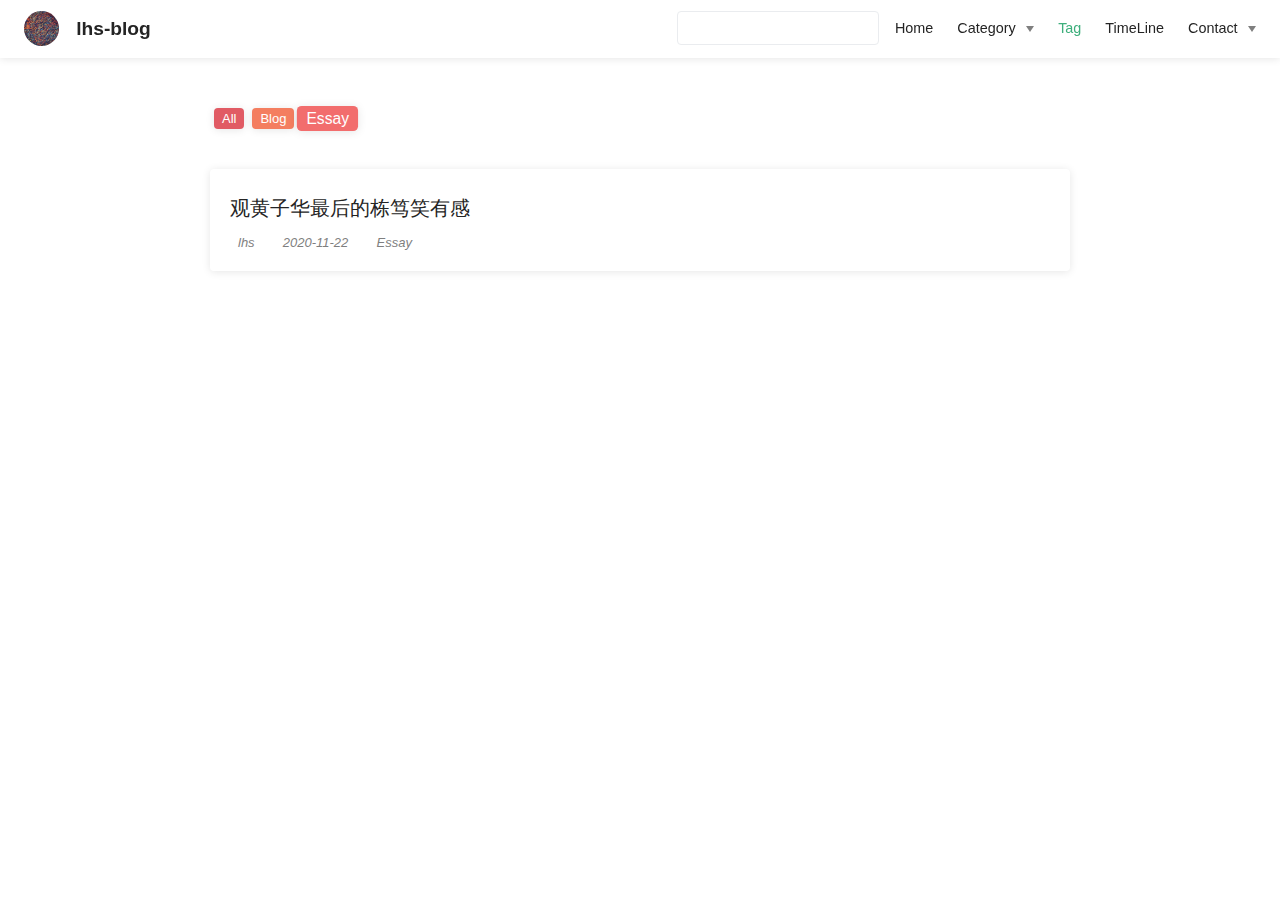
<file: tag/Essay/index.html>
<!DOCTYPE html>
<html lang="en-US">
  <head>
    <meta charset="utf-8">
    <meta name="viewport" content="width=device-width,initial-scale=1">
    <title>Essay Tags | lhs-blog</title>
    <meta name="generator" content="VuePress 1.5.4">
    <link rel="icon" href="/favicon.ico">
    <meta name="description" content="blog">
    <meta name="viewport" content="width=device-width,initial-scale=1,user-scalable=no">
    <link rel="preload" href="/assets/css/0.styles.66716991.css" as="style"><link rel="preload" href="/assets/js/app.ff7b8d90.js" as="script"><link rel="preload" href="/assets/js/5.54b85758.js" as="script"><link rel="preload" href="/assets/js/1.4d268931.js" as="script"><link rel="prefetch" href="/assets/js/10.1c26d9eb.js"><link rel="prefetch" href="/assets/js/11.b08f8fe4.js"><link rel="prefetch" href="/assets/js/12.66d89f7b.js"><link rel="prefetch" href="/assets/js/13.cc2b9252.js"><link rel="prefetch" href="/assets/js/14.22685324.js"><link rel="prefetch" href="/assets/js/4.8964466c.js"><link rel="prefetch" href="/assets/js/6.83abefc4.js"><link rel="prefetch" href="/assets/js/7.3370242b.js"><link rel="prefetch" href="/assets/js/8.686e98f6.js"><link rel="prefetch" href="/assets/js/9.d0693060.js"><link rel="prefetch" href="/assets/js/vendors~flowchart.e2e78128.js">
    <link rel="stylesheet" href="/assets/css/0.styles.66716991.css">
  </head>
  <body>
    <div id="app" data-server-rendered="true"><div class="theme-container tag-wrapper no-sidebar" data-v-2d5f533b data-v-16cf9a86><div data-v-2d5f533b><div id="loader-wrapper" class="loading-wrapper" data-v-d48f4d20 data-v-2d5f533b data-v-2d5f533b><div class="loader-main" data-v-d48f4d20><div data-v-d48f4d20></div><div data-v-d48f4d20></div><div data-v-d48f4d20></div><div data-v-d48f4d20></div></div> <!----> <!----></div> <div class="password-shadow password-wrapper-out" style="display:none;" data-v-64685f0e data-v-2d5f533b data-v-2d5f533b><h3 class="title" style="display:none;" data-v-64685f0e data-v-64685f0e>lhs-blog</h3> <!----> <label id="box" class="inputBox" style="display:none;" data-v-64685f0e data-v-64685f0e><input type="password" value="" data-v-64685f0e> <span data-v-64685f0e>Konck! Knock!</span> <button data-v-64685f0e>OK</button></label> <div class="footer" style="display:none;" data-v-64685f0e data-v-64685f0e><span data-v-64685f0e><i class="iconfont reco-theme" data-v-64685f0e></i> <a target="blank" href="https://vuepress-theme-reco.recoluan.com" data-v-64685f0e>vuePress-theme-reco</a></span> <span data-v-64685f0e><i class="iconfont reco-copyright" data-v-64685f0e></i> <a data-v-64685f0e><span data-v-64685f0e>lhs</span>
            
          <span data-v-64685f0e>2020 - </span>
          2021
        </a></span></div></div> <div class="hide" data-v-2d5f533b><header class="navbar" data-v-2d5f533b><div class="sidebar-button"><svg xmlns="http://www.w3.org/2000/svg" aria-hidden="true" role="img" viewBox="0 0 448 512" class="icon"><path fill="currentColor" d="M436 124H12c-6.627 0-12-5.373-12-12V80c0-6.627 5.373-12 12-12h424c6.627 0 12 5.373 12 12v32c0 6.627-5.373 12-12 12zm0 160H12c-6.627 0-12-5.373-12-12v-32c0-6.627 5.373-12 12-12h424c6.627 0 12 5.373 12 12v32c0 6.627-5.373 12-12 12zm0 160H12c-6.627 0-12-5.373-12-12v-32c0-6.627 5.373-12 12-12h424c6.627 0 12 5.373 12 12v32c0 6.627-5.373 12-12 12z"></path></svg></div> <a href="/" class="home-link router-link-active"><img src="/logo.png" alt="lhs-blog" class="logo"> <span class="site-name">lhs-blog</span></a> <div class="links"><div class="color-picker"><a class="color-button"><i class="iconfont reco-color"></i></a> <div class="color-picker-menu" style="display:none;"><div class="mode-options"><h4 class="title">Choose mode</h4> <ul class="color-mode-options"><li class="dark">dark</li><li class="auto active">auto</li><li class="light">light</li></ul></div></div></div> <div class="search-box"><i class="iconfont reco-search"></i> <input aria-label="Search" autocomplete="off" spellcheck="false" value=""> <!----></div> <nav class="nav-links can-hide"><div class="nav-item"><a href="/" class="nav-link"><i class="iconfont reco-home"></i>
  Home
</a></div><div class="nav-item"><div class="dropdown-wrapper"><a class="dropdown-title"><span class="title"><i class="iconfont reco-category"></i>
      Category
    </span> <span class="arrow right"></span></a> <ul class="nav-dropdown" style="display:none;"><li class="dropdown-item"><!----> <a href="/categories/Blog/" class="nav-link"><i class="iconfont undefined"></i>
  Blog
</a></li><li class="dropdown-item"><!----> <a href="/categories/Essay/" class="nav-link"><i class="iconfont undefined"></i>
  Essay
</a></li></ul></div></div><div class="nav-item"><a href="/tag/" class="nav-link router-link-active"><i class="iconfont reco-tag"></i>
  Tag
</a></div><div class="nav-item"><a href="/timeline/" class="nav-link"><i class="iconfont reco-date"></i>
  TimeLine
</a></div><div class="nav-item"><div class="dropdown-wrapper"><a class="dropdown-title"><span class="title"><i class="iconfont reco-message"></i>
      Contact
    </span> <span class="arrow right"></span></a> <ul class="nav-dropdown" style="display:none;"><li class="dropdown-item"><!----> <a href="https://github.com/lllllhs" target="_blank" rel="noopener noreferrer" class="nav-link external"><i class="iconfont reco-github"></i>
  GitHub
  <svg xmlns="http://www.w3.org/2000/svg" aria-hidden="true" x="0px" y="0px" viewBox="0 0 100 100" width="15" height="15" class="icon outbound"><path fill="currentColor" d="M18.8,85.1h56l0,0c2.2,0,4-1.8,4-4v-32h-8v28h-48v-48h28v-8h-32l0,0c-2.2,0-4,1.8-4,4v56C14.8,83.3,16.6,85.1,18.8,85.1z"></path> <polygon fill="currentColor" points="45.7,48.7 51.3,54.3 77.2,28.5 77.2,37.2 85.2,37.2 85.2,14.9 62.8,14.9 62.8,22.9 71.5,22.9"></polygon></svg></a></li><li class="dropdown-item"><!----> <a href="https://gitee.com/sky227" target="_blank" rel="noopener noreferrer" class="nav-link external"><i class="iconfont reco-mayun"></i>
  Gitee
  <svg xmlns="http://www.w3.org/2000/svg" aria-hidden="true" x="0px" y="0px" viewBox="0 0 100 100" width="15" height="15" class="icon outbound"><path fill="currentColor" d="M18.8,85.1h56l0,0c2.2,0,4-1.8,4-4v-32h-8v28h-48v-48h28v-8h-32l0,0c-2.2,0-4,1.8-4,4v56C14.8,83.3,16.6,85.1,18.8,85.1z"></path> <polygon fill="currentColor" points="45.7,48.7 51.3,54.3 77.2,28.5 77.2,37.2 85.2,37.2 85.2,14.9 62.8,14.9 62.8,22.9 71.5,22.9"></polygon></svg></a></li></ul></div></div> <!----></nav></div></header> <div class="sidebar-mask" data-v-2d5f533b></div> <aside class="sidebar" data-v-2d5f533b><div class="personal-info-wrapper" data-v-ca798c94 data-v-2d5f533b><img src="/avatar.png" alt="author-avatar" class="personal-img" data-v-ca798c94> <h3 class="name" data-v-ca798c94>
    lhs
  </h3> <div class="num" data-v-ca798c94><div data-v-ca798c94><h3 data-v-ca798c94>2</h3> <h6 data-v-ca798c94>Article</h6></div> <div data-v-ca798c94><h3 data-v-ca798c94>2</h3> <h6 data-v-ca798c94>Tag</h6></div></div> <hr data-v-ca798c94></div> <nav class="nav-links"><div class="nav-item"><a href="/" class="nav-link"><i class="iconfont reco-home"></i>
  Home
</a></div><div class="nav-item"><div class="dropdown-wrapper"><a class="dropdown-title"><span class="title"><i class="iconfont reco-category"></i>
      Category
    </span> <span class="arrow right"></span></a> <ul class="nav-dropdown" style="display:none;"><li class="dropdown-item"><!----> <a href="/categories/Blog/" class="nav-link"><i class="iconfont undefined"></i>
  Blog
</a></li><li class="dropdown-item"><!----> <a href="/categories/Essay/" class="nav-link"><i class="iconfont undefined"></i>
  Essay
</a></li></ul></div></div><div class="nav-item"><a href="/tag/" class="nav-link router-link-active"><i class="iconfont reco-tag"></i>
  Tag
</a></div><div class="nav-item"><a href="/timeline/" class="nav-link"><i class="iconfont reco-date"></i>
  TimeLine
</a></div><div class="nav-item"><div class="dropdown-wrapper"><a class="dropdown-title"><span class="title"><i class="iconfont reco-message"></i>
      Contact
    </span> <span class="arrow right"></span></a> <ul class="nav-dropdown" style="display:none;"><li class="dropdown-item"><!----> <a href="https://github.com/lllllhs" target="_blank" rel="noopener noreferrer" class="nav-link external"><i class="iconfont reco-github"></i>
  GitHub
  <svg xmlns="http://www.w3.org/2000/svg" aria-hidden="true" x="0px" y="0px" viewBox="0 0 100 100" width="15" height="15" class="icon outbound"><path fill="currentColor" d="M18.8,85.1h56l0,0c2.2,0,4-1.8,4-4v-32h-8v28h-48v-48h28v-8h-32l0,0c-2.2,0-4,1.8-4,4v56C14.8,83.3,16.6,85.1,18.8,85.1z"></path> <polygon fill="currentColor" points="45.7,48.7 51.3,54.3 77.2,28.5 77.2,37.2 85.2,37.2 85.2,14.9 62.8,14.9 62.8,22.9 71.5,22.9"></polygon></svg></a></li><li class="dropdown-item"><!----> <a href="https://gitee.com/sky227" target="_blank" rel="noopener noreferrer" class="nav-link external"><i class="iconfont reco-mayun"></i>
  Gitee
  <svg xmlns="http://www.w3.org/2000/svg" aria-hidden="true" x="0px" y="0px" viewBox="0 0 100 100" width="15" height="15" class="icon outbound"><path fill="currentColor" d="M18.8,85.1h56l0,0c2.2,0,4-1.8,4-4v-32h-8v28h-48v-48h28v-8h-32l0,0c-2.2,0-4,1.8-4,4v56C14.8,83.3,16.6,85.1,18.8,85.1z"></path> <polygon fill="currentColor" points="45.7,48.7 51.3,54.3 77.2,28.5 77.2,37.2 85.2,37.2 85.2,14.9 62.8,14.9 62.8,22.9 71.5,22.9"></polygon></svg></a></li></ul></div></div> <!----></nav> <!----> </aside> <div class="password-shadow password-wrapper-in" style="display:none;" data-v-64685f0e data-v-2d5f533b><h3 class="title" style="display:none;" data-v-64685f0e data-v-64685f0e>Essay Tags</h3> <!----> <label id="box" class="inputBox" style="display:none;" data-v-64685f0e data-v-64685f0e><input type="password" value="" data-v-64685f0e> <span data-v-64685f0e>Konck! Knock!</span> <button data-v-64685f0e>OK</button></label> <div class="footer" style="display:none;" data-v-64685f0e data-v-64685f0e><span data-v-64685f0e><i class="iconfont reco-theme" data-v-64685f0e></i> <a target="blank" href="https://vuepress-theme-reco.recoluan.com" data-v-64685f0e>vuePress-theme-reco</a></span> <span data-v-64685f0e><i class="iconfont reco-copyright" data-v-64685f0e></i> <a data-v-64685f0e><span data-v-64685f0e>lhs</span>
            
          <span data-v-64685f0e>2020 - </span>
          2021
        </a></span></div></div> <div data-v-2d5f533b><div class="tags tags" style="display:none;" data-v-bb4232a6 data-v-16cf9a86 data-v-16cf9a86><span style="background-color:#e15b64;" data-v-bb4232a6>All</span><span style="background-color:#67cc86;" data-v-bb4232a6>Blog</span><span class="active" style="background-color:#3498db;" data-v-bb4232a6>Essay</span></div> <div class="abstract-wrapper list" style="display:none;" data-v-b014bc36 data-v-16cf9a86 data-v-16cf9a86><div class="abstract-item" data-v-88899192 data-v-b014bc36><!----> <div class="title" data-v-88899192><!----> <a href="/blogs/Essay/%E8%A7%82%E9%BB%84%E5%AD%90%E5%8D%8E%E6%9C%80%E5%90%8E%E7%9A%84%E6%A0%8B%E7%AC%83%E7%AC%91%E6%9C%89%E6%84%9F.html" data-v-88899192>观黄子华最后的栋笃笑有感</a></div> <div class="abstract" data-v-88899192></div> <div data-v-3b7f5bdf data-v-88899192><i class="iconfont reco-account" data-v-3b7f5bdf><span data-v-3b7f5bdf>lhs</span></i> <i class="iconfont reco-date" data-v-3b7f5bdf><span data-v-3b7f5bdf>2020-11-22</span></i> <!----> <i class="iconfont reco-tag tags" data-v-3b7f5bdf><span class="tag-item" data-v-3b7f5bdf>Essay</span></i></div></div></div> <div class="pagation pagation" style="display:none;" data-v-094d08e4 data-v-16cf9a86 data-v-16cf9a86><div class="pagation-list" data-v-094d08e4><span unselectable="on" class="jump" style="display:none;" data-v-094d08e4>Prev</span> <span class="jump" style="display:none;" data-v-094d08e4>1</span> <span class="ellipsis" style="display:none;" data-v-094d08e4>...</span> <span class="jump bgprimary" data-v-094d08e4>1</span> <span class="ellipsis" style="display:none;" data-v-094d08e4>...</span> <span class="jump" style="display:none;" data-v-094d08e4>1</span> <span class="jump" style="display:none;" data-v-094d08e4>Next</span> <span class="jumppoint" data-v-094d08e4>Jump To</span> <span class="jumpinp" data-v-094d08e4><input type="text" value="" data-v-094d08e4></span> <span class="jump gobtn" data-v-094d08e4>Go</span></div></div></div></div></div></div><div class="global-ui"><div class="back-to-ceiling" style="right:1rem;bottom:6rem;width:2.5rem;height:2.5rem;border-radius:.25rem;line-height:2.5rem;display:none;" data-v-c6073ba8 data-v-c6073ba8><svg t="1574745035067" viewBox="0 0 1024 1024" version="1.1" xmlns="http://www.w3.org/2000/svg" p-id="5404" class="icon" data-v-c6073ba8><path d="M526.60727968 10.90185116a27.675 27.675 0 0 0-29.21455937 0c-131.36607665 82.28402758-218.69155461 228.01873535-218.69155402 394.07834331a462.20625001 462.20625001 0 0 0 5.36959153 69.94390903c1.00431239 6.55289093-0.34802892 13.13561351-3.76865779 18.80351572-32.63518765 54.11355614-51.75690182 118.55860487-51.7569018 187.94566865a371.06718723 371.06718723 0 0 0 11.50484808 91.98906777c6.53300375 25.50556257 41.68394495 28.14064038 52.69160883 4.22606766 17.37162448-37.73630017 42.14135425-72.50938081 72.80769204-103.21549295 2.18761121 3.04276886 4.15646224 6.24463696 6.40373557 9.22774369a1871.4375 1871.4375 0 0 0 140.04691725 5.34970492 1866.36093723 1866.36093723 0 0 0 140.04691723-5.34970492c2.24727335-2.98310674 4.21612437-6.18497483 6.3937923-9.2178004 30.66633723 30.70611158 55.4360664 65.4791928 72.80769147 103.21549355 11.00766384 23.91457269 46.15860503 21.27949489 52.69160879-4.22606768a371.15156223 371.15156223 0 0 0 11.514792-91.99901164c0-69.36717486-19.13165746-133.82216804-51.75690182-187.92578088-3.42062944-5.66790279-4.76302748-12.26056868-3.76865837-18.80351632a462.20625001 462.20625001 0 0 0 5.36959269-69.943909c-0.00994388-166.08943902-87.32547796-311.81420293-218.6915546-394.09823051zM605.93803103 357.87693858a93.93749974 93.93749974 0 1 1-187.89594924 6.1e-7 93.93749974 93.93749974 0 0 1 187.89594924-6.1e-7z" p-id="5405" data-v-c6073ba8></path><path d="M429.50777625 765.63860547C429.50777625 803.39355007 466.44236686 1000.39046097 512.00932183 1000.39046097c45.56695499 0 82.4922232-197.00623328 82.5015456-234.7518555 0-37.75494459-36.9345906-68.35043303-82.4922232-68.34111062-45.57627738-0.00932239-82.52019037 30.59548842-82.51086798 68.34111062z" p-id="5406" data-v-c6073ba8></path></svg></div></div></div>
    <script src="/assets/js/app.ff7b8d90.js" defer></script><script src="/assets/js/5.54b85758.js" defer></script><script src="/assets/js/1.4d268931.js" defer></script>
  </body>
</html>
</file>
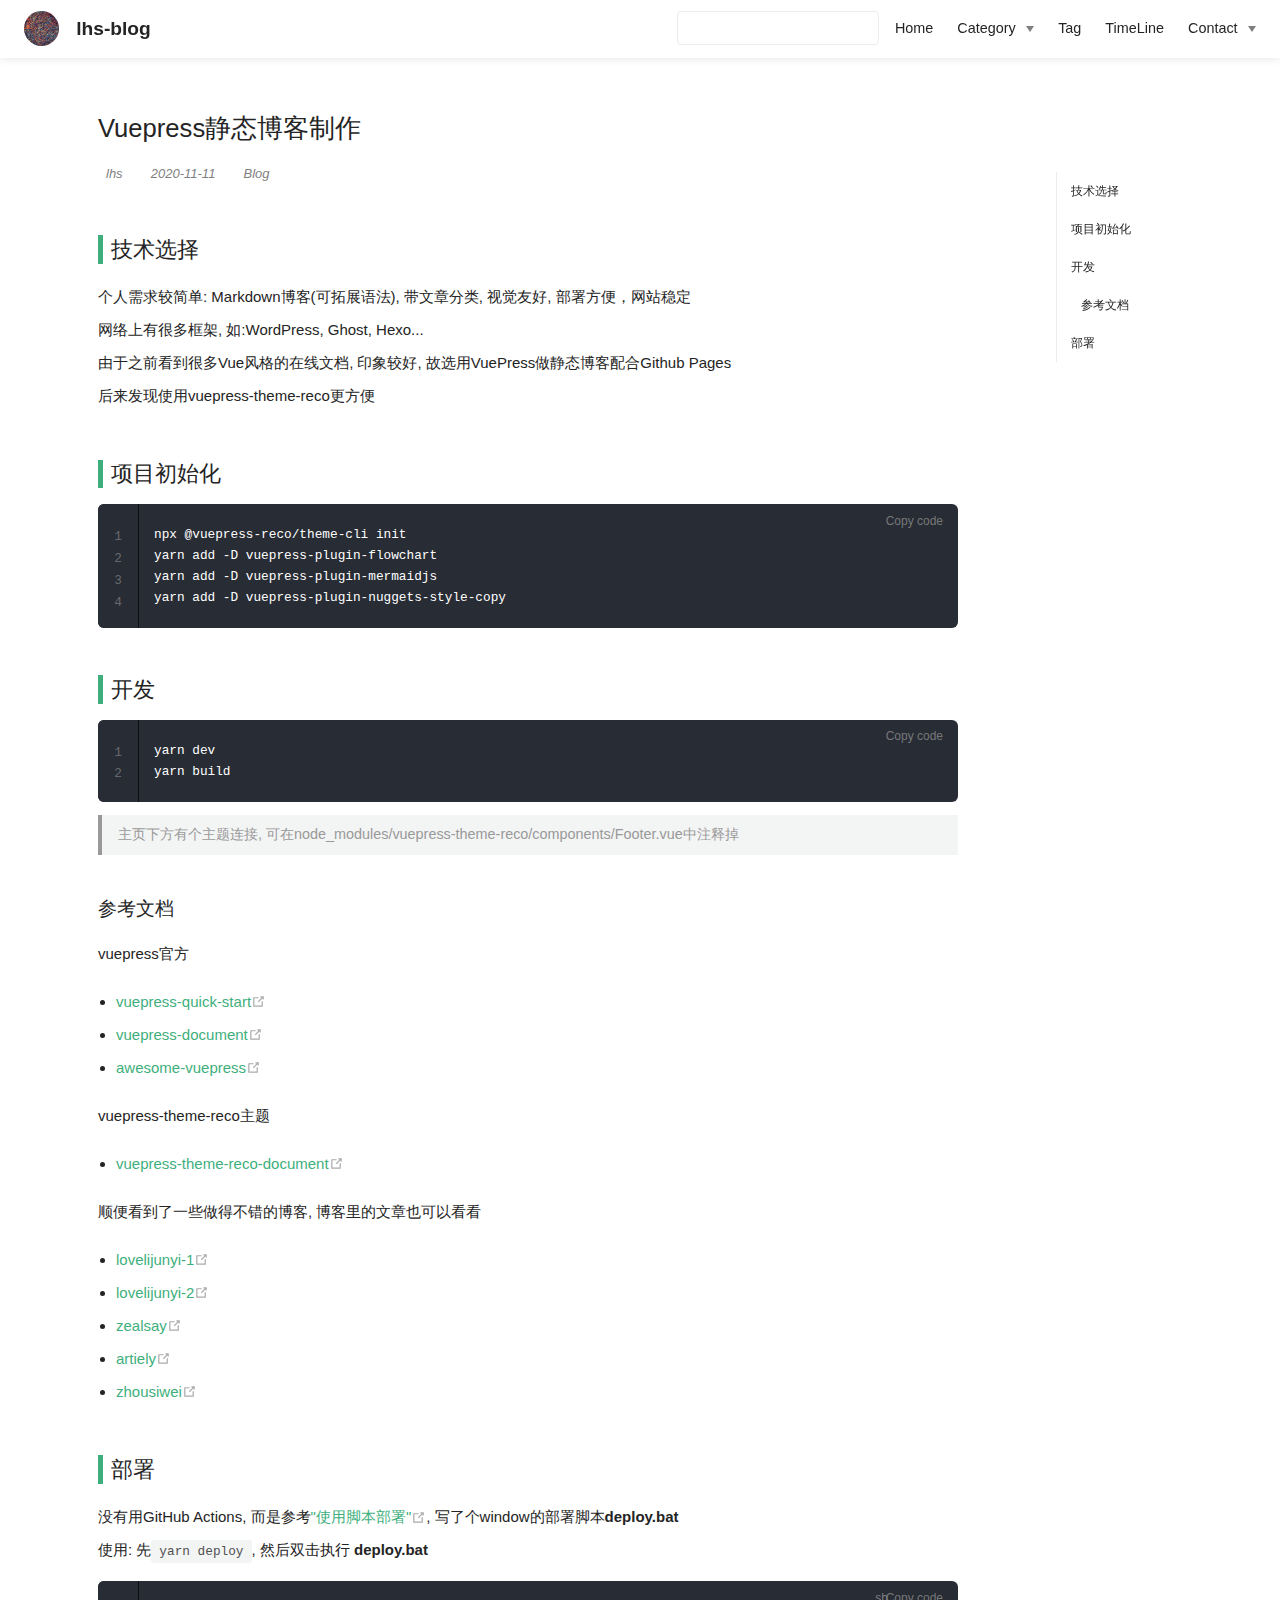
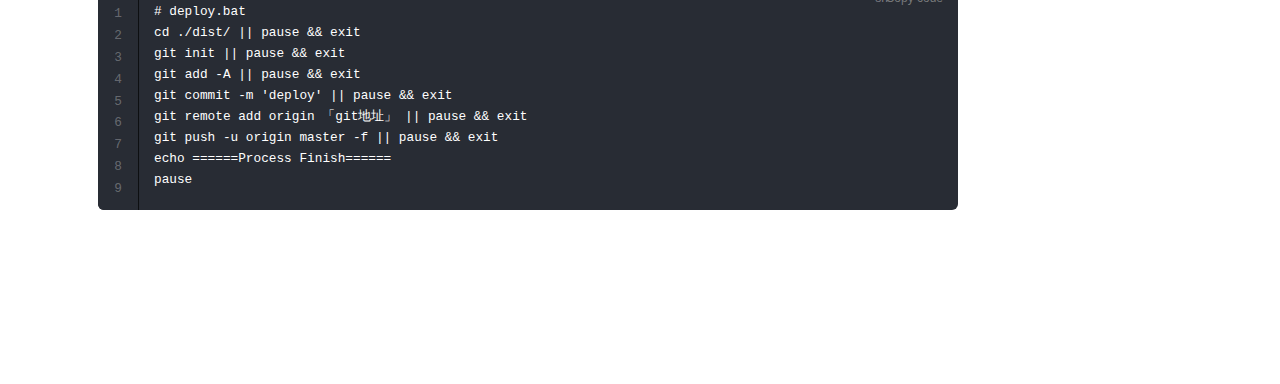
<file: blogs/Blog/个人Vuepress博客制作.html>
<!DOCTYPE html>
<html lang="en-US">
  <head>
    <meta charset="utf-8">
    <meta name="viewport" content="width=device-width,initial-scale=1">
    <title>Vuepress静态博客制作 | lhs-blog</title>
    <meta name="generator" content="VuePress 1.5.4">
    <link rel="icon" href="/favicon.ico">
    <meta name="description" content="blog">
    <meta name="viewport" content="width=device-width,initial-scale=1,user-scalable=no">
    <link rel="preload" href="/assets/css/0.styles.66716991.css" as="style"><link rel="preload" href="/assets/js/app.ff7b8d90.js" as="script"><link rel="preload" href="/assets/js/4.8964466c.js" as="script"><link rel="preload" href="/assets/js/1.4d268931.js" as="script"><link rel="preload" href="/assets/js/12.66d89f7b.js" as="script"><link rel="prefetch" href="/assets/js/10.1c26d9eb.js"><link rel="prefetch" href="/assets/js/11.b08f8fe4.js"><link rel="prefetch" href="/assets/js/13.cc2b9252.js"><link rel="prefetch" href="/assets/js/14.22685324.js"><link rel="prefetch" href="/assets/js/5.54b85758.js"><link rel="prefetch" href="/assets/js/6.83abefc4.js"><link rel="prefetch" href="/assets/js/7.3370242b.js"><link rel="prefetch" href="/assets/js/8.686e98f6.js"><link rel="prefetch" href="/assets/js/9.d0693060.js"><link rel="prefetch" href="/assets/js/vendors~flowchart.e2e78128.js">
    <link rel="stylesheet" href="/assets/css/0.styles.66716991.css">
  </head>
  <body>
    <div id="app" data-server-rendered="true"><div class="theme-container no-sidebar" data-v-2d5f533b><div data-v-2d5f533b><div id="loader-wrapper" class="loading-wrapper" data-v-d48f4d20 data-v-2d5f533b data-v-2d5f533b><div class="loader-main" data-v-d48f4d20><div data-v-d48f4d20></div><div data-v-d48f4d20></div><div data-v-d48f4d20></div><div data-v-d48f4d20></div></div> <!----> <!----></div> <div class="password-shadow password-wrapper-out" style="display:none;" data-v-64685f0e data-v-2d5f533b data-v-2d5f533b><h3 class="title" style="display:none;" data-v-64685f0e data-v-64685f0e>lhs-blog</h3> <!----> <label id="box" class="inputBox" style="display:none;" data-v-64685f0e data-v-64685f0e><input type="password" value="" data-v-64685f0e> <span data-v-64685f0e>Konck! Knock!</span> <button data-v-64685f0e>OK</button></label> <div class="footer" style="display:none;" data-v-64685f0e data-v-64685f0e><span data-v-64685f0e><i class="iconfont reco-theme" data-v-64685f0e></i> <a target="blank" href="https://vuepress-theme-reco.recoluan.com" data-v-64685f0e>vuePress-theme-reco</a></span> <span data-v-64685f0e><i class="iconfont reco-copyright" data-v-64685f0e></i> <a data-v-64685f0e><span data-v-64685f0e>lhs</span>
            
          <span data-v-64685f0e>2020 - </span>
          2021
        </a></span></div></div> <div class="hide" data-v-2d5f533b><header class="navbar" data-v-2d5f533b><div class="sidebar-button"><svg xmlns="http://www.w3.org/2000/svg" aria-hidden="true" role="img" viewBox="0 0 448 512" class="icon"><path fill="currentColor" d="M436 124H12c-6.627 0-12-5.373-12-12V80c0-6.627 5.373-12 12-12h424c6.627 0 12 5.373 12 12v32c0 6.627-5.373 12-12 12zm0 160H12c-6.627 0-12-5.373-12-12v-32c0-6.627 5.373-12 12-12h424c6.627 0 12 5.373 12 12v32c0 6.627-5.373 12-12 12zm0 160H12c-6.627 0-12-5.373-12-12v-32c0-6.627 5.373-12 12-12h424c6.627 0 12 5.373 12 12v32c0 6.627-5.373 12-12 12z"></path></svg></div> <a href="/" class="home-link router-link-active"><img src="/logo.png" alt="lhs-blog" class="logo"> <span class="site-name">lhs-blog</span></a> <div class="links"><div class="color-picker"><a class="color-button"><i class="iconfont reco-color"></i></a> <div class="color-picker-menu" style="display:none;"><div class="mode-options"><h4 class="title">Choose mode</h4> <ul class="color-mode-options"><li class="dark">dark</li><li class="auto active">auto</li><li class="light">light</li></ul></div></div></div> <div class="search-box"><i class="iconfont reco-search"></i> <input aria-label="Search" autocomplete="off" spellcheck="false" value=""> <!----></div> <nav class="nav-links can-hide"><div class="nav-item"><a href="/" class="nav-link"><i class="iconfont reco-home"></i>
  Home
</a></div><div class="nav-item"><div class="dropdown-wrapper"><a class="dropdown-title"><span class="title"><i class="iconfont reco-category"></i>
      Category
    </span> <span class="arrow right"></span></a> <ul class="nav-dropdown" style="display:none;"><li class="dropdown-item"><!----> <a href="/categories/Blog/" class="nav-link"><i class="iconfont undefined"></i>
  Blog
</a></li><li class="dropdown-item"><!----> <a href="/categories/Essay/" class="nav-link"><i class="iconfont undefined"></i>
  Essay
</a></li></ul></div></div><div class="nav-item"><a href="/tag/" class="nav-link"><i class="iconfont reco-tag"></i>
  Tag
</a></div><div class="nav-item"><a href="/timeline/" class="nav-link"><i class="iconfont reco-date"></i>
  TimeLine
</a></div><div class="nav-item"><div class="dropdown-wrapper"><a class="dropdown-title"><span class="title"><i class="iconfont reco-message"></i>
      Contact
    </span> <span class="arrow right"></span></a> <ul class="nav-dropdown" style="display:none;"><li class="dropdown-item"><!----> <a href="https://github.com/lllllhs" target="_blank" rel="noopener noreferrer" class="nav-link external"><i class="iconfont reco-github"></i>
  GitHub
  <svg xmlns="http://www.w3.org/2000/svg" aria-hidden="true" x="0px" y="0px" viewBox="0 0 100 100" width="15" height="15" class="icon outbound"><path fill="currentColor" d="M18.8,85.1h56l0,0c2.2,0,4-1.8,4-4v-32h-8v28h-48v-48h28v-8h-32l0,0c-2.2,0-4,1.8-4,4v56C14.8,83.3,16.6,85.1,18.8,85.1z"></path> <polygon fill="currentColor" points="45.7,48.7 51.3,54.3 77.2,28.5 77.2,37.2 85.2,37.2 85.2,14.9 62.8,14.9 62.8,22.9 71.5,22.9"></polygon></svg></a></li><li class="dropdown-item"><!----> <a href="https://gitee.com/sky227" target="_blank" rel="noopener noreferrer" class="nav-link external"><i class="iconfont reco-mayun"></i>
  Gitee
  <svg xmlns="http://www.w3.org/2000/svg" aria-hidden="true" x="0px" y="0px" viewBox="0 0 100 100" width="15" height="15" class="icon outbound"><path fill="currentColor" d="M18.8,85.1h56l0,0c2.2,0,4-1.8,4-4v-32h-8v28h-48v-48h28v-8h-32l0,0c-2.2,0-4,1.8-4,4v56C14.8,83.3,16.6,85.1,18.8,85.1z"></path> <polygon fill="currentColor" points="45.7,48.7 51.3,54.3 77.2,28.5 77.2,37.2 85.2,37.2 85.2,14.9 62.8,14.9 62.8,22.9 71.5,22.9"></polygon></svg></a></li></ul></div></div> <!----></nav></div></header> <div class="sidebar-mask" data-v-2d5f533b></div> <aside class="sidebar" data-v-2d5f533b><div class="personal-info-wrapper" data-v-ca798c94 data-v-2d5f533b><img src="/avatar.png" alt="author-avatar" class="personal-img" data-v-ca798c94> <h3 class="name" data-v-ca798c94>
    lhs
  </h3> <div class="num" data-v-ca798c94><div data-v-ca798c94><h3 data-v-ca798c94>2</h3> <h6 data-v-ca798c94>Article</h6></div> <div data-v-ca798c94><h3 data-v-ca798c94>2</h3> <h6 data-v-ca798c94>Tag</h6></div></div> <hr data-v-ca798c94></div> <nav class="nav-links"><div class="nav-item"><a href="/" class="nav-link"><i class="iconfont reco-home"></i>
  Home
</a></div><div class="nav-item"><div class="dropdown-wrapper"><a class="dropdown-title"><span class="title"><i class="iconfont reco-category"></i>
      Category
    </span> <span class="arrow right"></span></a> <ul class="nav-dropdown" style="display:none;"><li class="dropdown-item"><!----> <a href="/categories/Blog/" class="nav-link"><i class="iconfont undefined"></i>
  Blog
</a></li><li class="dropdown-item"><!----> <a href="/categories/Essay/" class="nav-link"><i class="iconfont undefined"></i>
  Essay
</a></li></ul></div></div><div class="nav-item"><a href="/tag/" class="nav-link"><i class="iconfont reco-tag"></i>
  Tag
</a></div><div class="nav-item"><a href="/timeline/" class="nav-link"><i class="iconfont reco-date"></i>
  TimeLine
</a></div><div class="nav-item"><div class="dropdown-wrapper"><a class="dropdown-title"><span class="title"><i class="iconfont reco-message"></i>
      Contact
    </span> <span class="arrow right"></span></a> <ul class="nav-dropdown" style="display:none;"><li class="dropdown-item"><!----> <a href="https://github.com/lllllhs" target="_blank" rel="noopener noreferrer" class="nav-link external"><i class="iconfont reco-github"></i>
  GitHub
  <svg xmlns="http://www.w3.org/2000/svg" aria-hidden="true" x="0px" y="0px" viewBox="0 0 100 100" width="15" height="15" class="icon outbound"><path fill="currentColor" d="M18.8,85.1h56l0,0c2.2,0,4-1.8,4-4v-32h-8v28h-48v-48h28v-8h-32l0,0c-2.2,0-4,1.8-4,4v56C14.8,83.3,16.6,85.1,18.8,85.1z"></path> <polygon fill="currentColor" points="45.7,48.7 51.3,54.3 77.2,28.5 77.2,37.2 85.2,37.2 85.2,14.9 62.8,14.9 62.8,22.9 71.5,22.9"></polygon></svg></a></li><li class="dropdown-item"><!----> <a href="https://gitee.com/sky227" target="_blank" rel="noopener noreferrer" class="nav-link external"><i class="iconfont reco-mayun"></i>
  Gitee
  <svg xmlns="http://www.w3.org/2000/svg" aria-hidden="true" x="0px" y="0px" viewBox="0 0 100 100" width="15" height="15" class="icon outbound"><path fill="currentColor" d="M18.8,85.1h56l0,0c2.2,0,4-1.8,4-4v-32h-8v28h-48v-48h28v-8h-32l0,0c-2.2,0-4,1.8-4,4v56C14.8,83.3,16.6,85.1,18.8,85.1z"></path> <polygon fill="currentColor" points="45.7,48.7 51.3,54.3 77.2,28.5 77.2,37.2 85.2,37.2 85.2,14.9 62.8,14.9 62.8,22.9 71.5,22.9"></polygon></svg></a></li></ul></div></div> <!----></nav> <!----> </aside> <div class="password-shadow password-wrapper-in" style="display:none;" data-v-64685f0e data-v-2d5f533b><h3 class="title" style="display:none;" data-v-64685f0e data-v-64685f0e>Vuepress静态博客制作</h3> <!----> <label id="box" class="inputBox" style="display:none;" data-v-64685f0e data-v-64685f0e><input type="password" value="" data-v-64685f0e> <span data-v-64685f0e>Konck! Knock!</span> <button data-v-64685f0e>OK</button></label> <div class="footer" style="display:none;" data-v-64685f0e data-v-64685f0e><span data-v-64685f0e><i class="iconfont reco-theme" data-v-64685f0e></i> <a target="blank" href="https://vuepress-theme-reco.recoluan.com" data-v-64685f0e>vuePress-theme-reco</a></span> <span data-v-64685f0e><i class="iconfont reco-copyright" data-v-64685f0e></i> <a data-v-64685f0e><span data-v-64685f0e>lhs</span>
            
          <span data-v-64685f0e>2020 - </span>
          2021
        </a></span></div></div> <div data-v-2d5f533b><main class="page"><div class="page-title" style="display:none;"><h1 class="title">Vuepress静态博客制作</h1> <div data-v-3b7f5bdf><i class="iconfont reco-account" data-v-3b7f5bdf><span data-v-3b7f5bdf>lhs</span></i> <i class="iconfont reco-date" data-v-3b7f5bdf><span data-v-3b7f5bdf>2020-11-11</span></i> <!----> <i class="iconfont reco-tag tags" data-v-3b7f5bdf><span class="tag-item" data-v-3b7f5bdf>Blog</span></i></div></div> <div class="theme-reco-content content__default" style="display:none;"><h2 id="技术选择">技术选择</h2> <p>个人需求较简单: Markdown博客(可拓展语法), 带文章分类, 视觉友好, 部署方便，网站稳定<br>
网络上有很多框架, 如:WordPress, Ghost, Hexo...<br>
由于之前看到很多Vue风格的在线文档, 印象较好, 故选用VuePress做静态博客配合Github Pages<br>
后来发现使用vuepress-theme-reco更方便</p> <h2 id="项目初始化">项目初始化</h2> <div class="language- line-numbers-mode"><pre class="language-text"><code>npx @vuepress-reco/theme-cli init
yarn add -D vuepress-plugin-flowchart
yarn add -D vuepress-plugin-mermaidjs
yarn add -D vuepress-plugin-nuggets-style-copy
</code></pre> <div class="line-numbers-wrapper"><span class="line-number">1</span><br><span class="line-number">2</span><br><span class="line-number">3</span><br><span class="line-number">4</span><br></div></div><h2 id="开发">开发</h2> <div class="language- line-numbers-mode"><pre class="language-text"><code>yarn dev
yarn build
</code></pre> <div class="line-numbers-wrapper"><span class="line-number">1</span><br><span class="line-number">2</span><br></div></div><blockquote><p>主页下方有个主题连接, 可在node_modules/vuepress-theme-reco/components/Footer.vue中注释掉</p></blockquote> <h3 id="参考文档">参考文档</h3> <p>vuepress官方</p> <ul><li><a href="https://vuepress-theme-blog.ulivz.com/#quick-start" target="_blank" rel="noopener noreferrer">vuepress-quick-start<svg xmlns="http://www.w3.org/2000/svg" aria-hidden="true" x="0px" y="0px" viewBox="0 0 100 100" width="15" height="15" class="icon outbound"><path fill="currentColor" d="M18.8,85.1h56l0,0c2.2,0,4-1.8,4-4v-32h-8v28h-48v-48h28v-8h-32l0,0c-2.2,0-4,1.8-4,4v56C14.8,83.3,16.6,85.1,18.8,85.1z"></path> <polygon fill="currentColor" points="45.7,48.7 51.3,54.3 77.2,28.5 77.2,37.2 85.2,37.2 85.2,14.9 62.8,14.9 62.8,22.9 71.5,22.9"></polygon></svg></a></li> <li><a href="https://v1.vuepress.vuejs.org/zh/" target="_blank" rel="noopener noreferrer">vuepress-document<svg xmlns="http://www.w3.org/2000/svg" aria-hidden="true" x="0px" y="0px" viewBox="0 0 100 100" width="15" height="15" class="icon outbound"><path fill="currentColor" d="M18.8,85.1h56l0,0c2.2,0,4-1.8,4-4v-32h-8v28h-48v-48h28v-8h-32l0,0c-2.2,0-4,1.8-4,4v56C14.8,83.3,16.6,85.1,18.8,85.1z"></path> <polygon fill="currentColor" points="45.7,48.7 51.3,54.3 77.2,28.5 77.2,37.2 85.2,37.2 85.2,14.9 62.8,14.9 62.8,22.9 71.5,22.9"></polygon></svg></a></li> <li><a href="https://github.com/vuepress/awesome-vuepress" target="_blank" rel="noopener noreferrer">awesome-vuepress<svg xmlns="http://www.w3.org/2000/svg" aria-hidden="true" x="0px" y="0px" viewBox="0 0 100 100" width="15" height="15" class="icon outbound"><path fill="currentColor" d="M18.8,85.1h56l0,0c2.2,0,4-1.8,4-4v-32h-8v28h-48v-48h28v-8h-32l0,0c-2.2,0-4,1.8-4,4v56C14.8,83.3,16.6,85.1,18.8,85.1z"></path> <polygon fill="currentColor" points="45.7,48.7 51.3,54.3 77.2,28.5 77.2,37.2 85.2,37.2 85.2,14.9 62.8,14.9 62.8,22.9 71.5,22.9"></polygon></svg></a></li></ul> <p>vuepress-theme-reco主题</p> <ul><li><a href="https://vuepress-theme-reco.recoluan.com/" target="_blank" rel="noopener noreferrer">vuepress-theme-reco-document<svg xmlns="http://www.w3.org/2000/svg" aria-hidden="true" x="0px" y="0px" viewBox="0 0 100 100" width="15" height="15" class="icon outbound"><path fill="currentColor" d="M18.8,85.1h56l0,0c2.2,0,4-1.8,4-4v-32h-8v28h-48v-48h28v-8h-32l0,0c-2.2,0-4,1.8-4,4v56C14.8,83.3,16.6,85.1,18.8,85.1z"></path> <polygon fill="currentColor" points="45.7,48.7 51.3,54.3 77.2,28.5 77.2,37.2 85.2,37.2 85.2,14.9 62.8,14.9 62.8,22.9 71.5,22.9"></polygon></svg></a></li></ul> <p>顺便看到了一些做得不错的博客, 博客里的文章也可以看看</p> <ul><li><a href="https://lovelijunyi.gitee.io/blog/" target="_blank" rel="noopener noreferrer">lovelijunyi-1<svg xmlns="http://www.w3.org/2000/svg" aria-hidden="true" x="0px" y="0px" viewBox="0 0 100 100" width="15" height="15" class="icon outbound"><path fill="currentColor" d="M18.8,85.1h56l0,0c2.2,0,4-1.8,4-4v-32h-8v28h-48v-48h28v-8h-32l0,0c-2.2,0-4,1.8-4,4v56C14.8,83.3,16.6,85.1,18.8,85.1z"></path> <polygon fill="currentColor" points="45.7,48.7 51.3,54.3 77.2,28.5 77.2,37.2 85.2,37.2 85.2,14.9 62.8,14.9 62.8,22.9 71.5,22.9"></polygon></svg></a></li> <li><a href="https://lovelijunyi.gitee.io/" target="_blank" rel="noopener noreferrer">lovelijunyi-2<svg xmlns="http://www.w3.org/2000/svg" aria-hidden="true" x="0px" y="0px" viewBox="0 0 100 100" width="15" height="15" class="icon outbound"><path fill="currentColor" d="M18.8,85.1h56l0,0c2.2,0,4-1.8,4-4v-32h-8v28h-48v-48h28v-8h-32l0,0c-2.2,0-4,1.8-4,4v56C14.8,83.3,16.6,85.1,18.8,85.1z"></path> <polygon fill="currentColor" points="45.7,48.7 51.3,54.3 77.2,28.5 77.2,37.2 85.2,37.2 85.2,14.9 62.8,14.9 62.8,22.9 71.5,22.9"></polygon></svg></a></li> <li><a href="https://www.zealsay.com/" target="_blank" rel="noopener noreferrer">zealsay<svg xmlns="http://www.w3.org/2000/svg" aria-hidden="true" x="0px" y="0px" viewBox="0 0 100 100" width="15" height="15" class="icon outbound"><path fill="currentColor" d="M18.8,85.1h56l0,0c2.2,0,4-1.8,4-4v-32h-8v28h-48v-48h28v-8h-32l0,0c-2.2,0-4,1.8-4,4v56C14.8,83.3,16.6,85.1,18.8,85.1z"></path> <polygon fill="currentColor" points="45.7,48.7 51.3,54.3 77.2,28.5 77.2,37.2 85.2,37.2 85.2,14.9 62.8,14.9 62.8,22.9 71.5,22.9"></polygon></svg></a></li> <li><a href="https://artiely.gitee.io/" target="_blank" rel="noopener noreferrer">artiely<svg xmlns="http://www.w3.org/2000/svg" aria-hidden="true" x="0px" y="0px" viewBox="0 0 100 100" width="15" height="15" class="icon outbound"><path fill="currentColor" d="M18.8,85.1h56l0,0c2.2,0,4-1.8,4-4v-32h-8v28h-48v-48h28v-8h-32l0,0c-2.2,0-4,1.8-4,4v56C14.8,83.3,16.6,85.1,18.8,85.1z"></path> <polygon fill="currentColor" points="45.7,48.7 51.3,54.3 77.2,28.5 77.2,37.2 85.2,37.2 85.2,14.9 62.8,14.9 62.8,22.9 71.5,22.9"></polygon></svg></a></li> <li><a href="https://zhousiwei.gitee.io/ibooks/" target="_blank" rel="noopener noreferrer">zhousiwei<svg xmlns="http://www.w3.org/2000/svg" aria-hidden="true" x="0px" y="0px" viewBox="0 0 100 100" width="15" height="15" class="icon outbound"><path fill="currentColor" d="M18.8,85.1h56l0,0c2.2,0,4-1.8,4-4v-32h-8v28h-48v-48h28v-8h-32l0,0c-2.2,0-4,1.8-4,4v56C14.8,83.3,16.6,85.1,18.8,85.1z"></path> <polygon fill="currentColor" points="45.7,48.7 51.3,54.3 77.2,28.5 77.2,37.2 85.2,37.2 85.2,14.9 62.8,14.9 62.8,22.9 71.5,22.9"></polygon></svg></a></li></ul> <h2 id="部署">部署</h2> <p>没有用GitHub Actions, 而是参考<a href="https://lovelijunyi.gitee.io/posts/169.html" target="_blank" rel="noopener noreferrer">&quot;使用脚本部署&quot;<svg xmlns="http://www.w3.org/2000/svg" aria-hidden="true" x="0px" y="0px" viewBox="0 0 100 100" width="15" height="15" class="icon outbound"><path fill="currentColor" d="M18.8,85.1h56l0,0c2.2,0,4-1.8,4-4v-32h-8v28h-48v-48h28v-8h-32l0,0c-2.2,0-4,1.8-4,4v56C14.8,83.3,16.6,85.1,18.8,85.1z"></path> <polygon fill="currentColor" points="45.7,48.7 51.3,54.3 77.2,28.5 77.2,37.2 85.2,37.2 85.2,14.9 62.8,14.9 62.8,22.9 71.5,22.9"></polygon></svg></a>, 写了个window的部署脚本<strong>deploy.bat</strong><br>
使用: 先<code>yarn deploy</code>, 然后双击执行 <strong>deploy.bat</strong></p> <div class="language-bash line-numbers-mode"><pre class="language-bash"><code><span class="token comment"># deploy.bat</span>
<span class="token builtin class-name">cd</span> ./dist/ <span class="token operator">||</span> pause <span class="token operator">&amp;&amp;</span> <span class="token builtin class-name">exit</span>
<span class="token function">git</span> init <span class="token operator">||</span> pause <span class="token operator">&amp;&amp;</span> <span class="token builtin class-name">exit</span>
<span class="token function">git</span> <span class="token function">add</span> -A <span class="token operator">||</span> pause <span class="token operator">&amp;&amp;</span> <span class="token builtin class-name">exit</span>
<span class="token function">git</span> commit -m <span class="token string">'deploy'</span> <span class="token operator">||</span> pause <span class="token operator">&amp;&amp;</span> <span class="token builtin class-name">exit</span>
<span class="token function">git</span> remote <span class="token function">add</span> origin 「git地址」 <span class="token operator">||</span> pause <span class="token operator">&amp;&amp;</span> <span class="token builtin class-name">exit</span>
<span class="token function">git</span> push -u origin master -f <span class="token operator">||</span> pause <span class="token operator">&amp;&amp;</span> <span class="token builtin class-name">exit</span>
<span class="token builtin class-name">echo</span> <span class="token operator">==</span><span class="token operator">==</span><span class="token operator">==</span>Process <span class="token assign-left variable">Finish</span><span class="token operator">==</span><span class="token operator">==</span><span class="token operator">==</span>
pause
</code></pre> <div class="line-numbers-wrapper"><span class="line-number">1</span><br><span class="line-number">2</span><br><span class="line-number">3</span><br><span class="line-number">4</span><br><span class="line-number">5</span><br><span class="line-number">6</span><br><span class="line-number">7</span><br><span class="line-number">8</span><br><span class="line-number">9</span><br></div></div></div> <footer class="page-edit" style="display:none;"><!----> <!----></footer> <!----> <!----> <!----></main> <!----></div></div></div></div><div class="global-ui"><div class="back-to-ceiling" style="right:1rem;bottom:6rem;width:2.5rem;height:2.5rem;border-radius:.25rem;line-height:2.5rem;display:none;" data-v-c6073ba8 data-v-c6073ba8><svg t="1574745035067" viewBox="0 0 1024 1024" version="1.1" xmlns="http://www.w3.org/2000/svg" p-id="5404" class="icon" data-v-c6073ba8><path d="M526.60727968 10.90185116a27.675 27.675 0 0 0-29.21455937 0c-131.36607665 82.28402758-218.69155461 228.01873535-218.69155402 394.07834331a462.20625001 462.20625001 0 0 0 5.36959153 69.94390903c1.00431239 6.55289093-0.34802892 13.13561351-3.76865779 18.80351572-32.63518765 54.11355614-51.75690182 118.55860487-51.7569018 187.94566865a371.06718723 371.06718723 0 0 0 11.50484808 91.98906777c6.53300375 25.50556257 41.68394495 28.14064038 52.69160883 4.22606766 17.37162448-37.73630017 42.14135425-72.50938081 72.80769204-103.21549295 2.18761121 3.04276886 4.15646224 6.24463696 6.40373557 9.22774369a1871.4375 1871.4375 0 0 0 140.04691725 5.34970492 1866.36093723 1866.36093723 0 0 0 140.04691723-5.34970492c2.24727335-2.98310674 4.21612437-6.18497483 6.3937923-9.2178004 30.66633723 30.70611158 55.4360664 65.4791928 72.80769147 103.21549355 11.00766384 23.91457269 46.15860503 21.27949489 52.69160879-4.22606768a371.15156223 371.15156223 0 0 0 11.514792-91.99901164c0-69.36717486-19.13165746-133.82216804-51.75690182-187.92578088-3.42062944-5.66790279-4.76302748-12.26056868-3.76865837-18.80351632a462.20625001 462.20625001 0 0 0 5.36959269-69.943909c-0.00994388-166.08943902-87.32547796-311.81420293-218.6915546-394.09823051zM605.93803103 357.87693858a93.93749974 93.93749974 0 1 1-187.89594924 6.1e-7 93.93749974 93.93749974 0 0 1 187.89594924-6.1e-7z" p-id="5405" data-v-c6073ba8></path><path d="M429.50777625 765.63860547C429.50777625 803.39355007 466.44236686 1000.39046097 512.00932183 1000.39046097c45.56695499 0 82.4922232-197.00623328 82.5015456-234.7518555 0-37.75494459-36.9345906-68.35043303-82.4922232-68.34111062-45.57627738-0.00932239-82.52019037 30.59548842-82.51086798 68.34111062z" p-id="5406" data-v-c6073ba8></path></svg></div></div></div>
    <script src="/assets/js/app.ff7b8d90.js" defer></script><script src="/assets/js/4.8964466c.js" defer></script><script src="/assets/js/1.4d268931.js" defer></script><script src="/assets/js/12.66d89f7b.js" defer></script>
  </body>
</html>
</file>
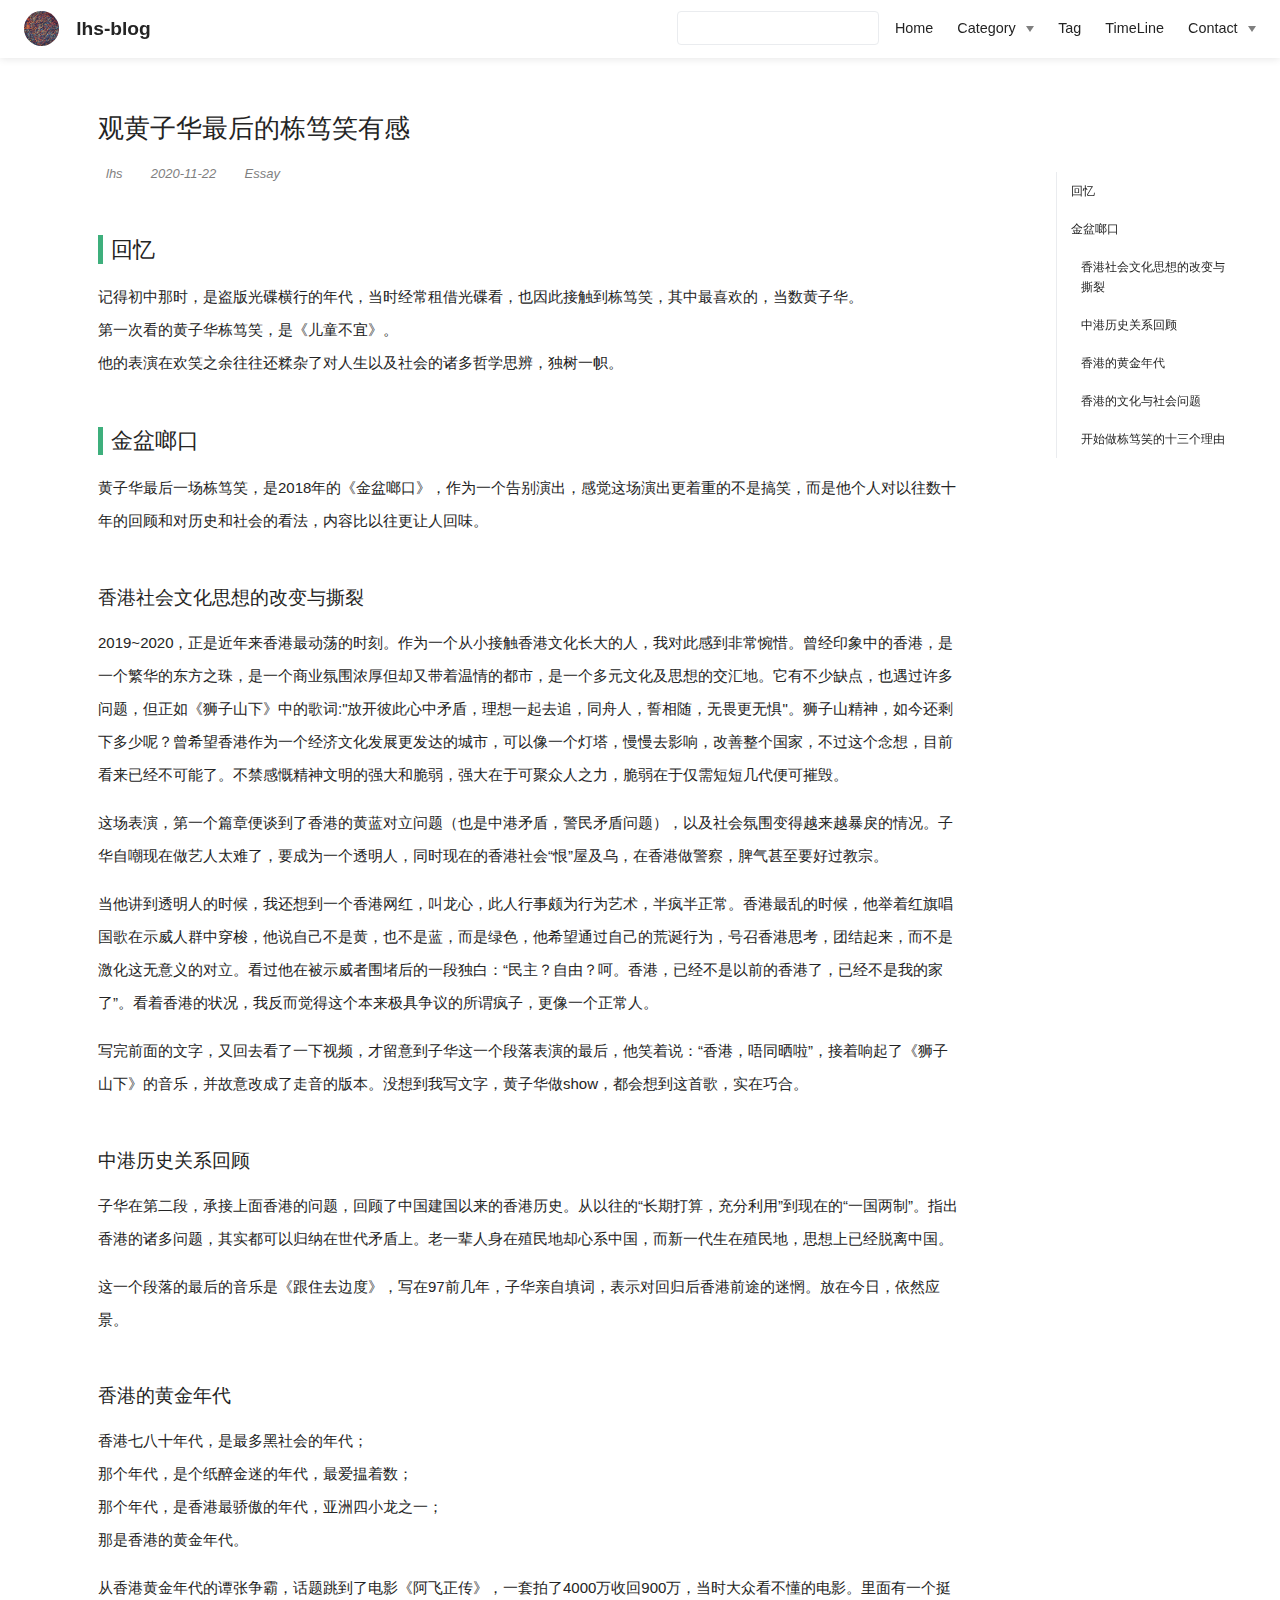
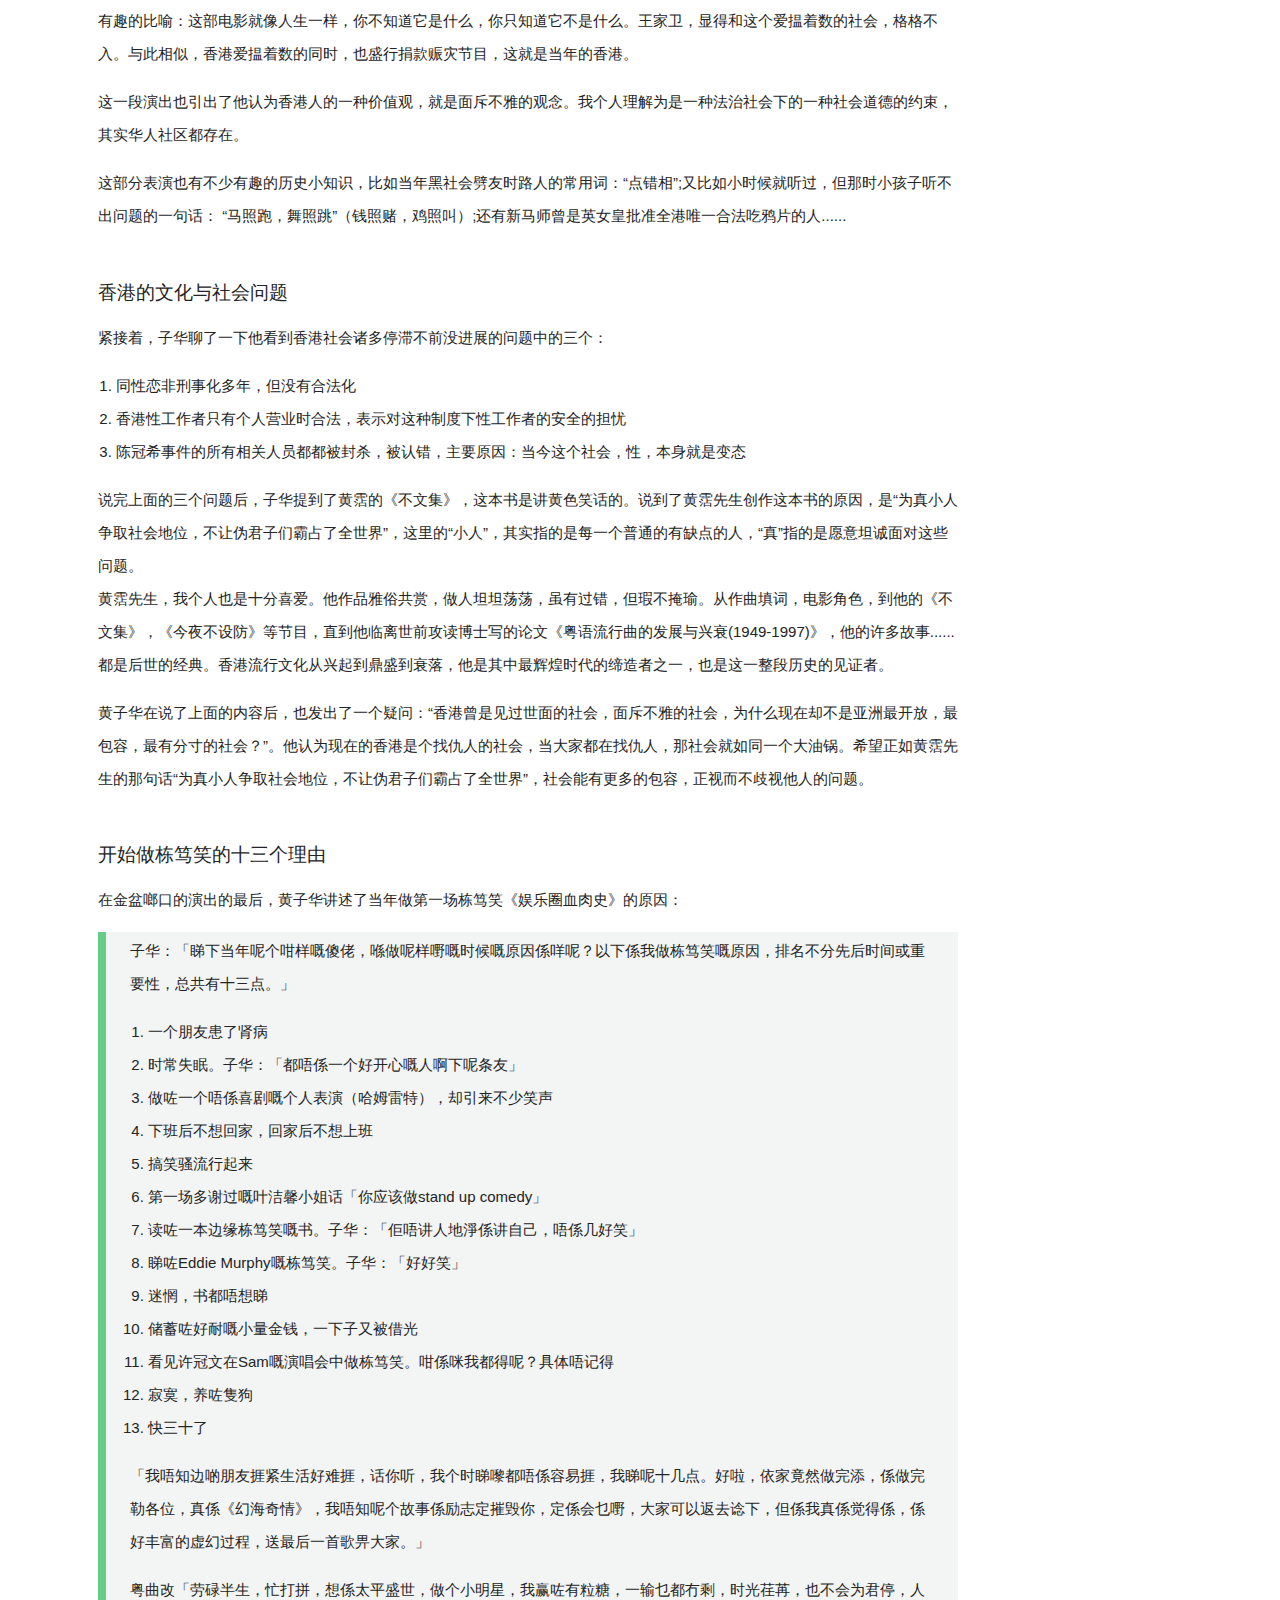
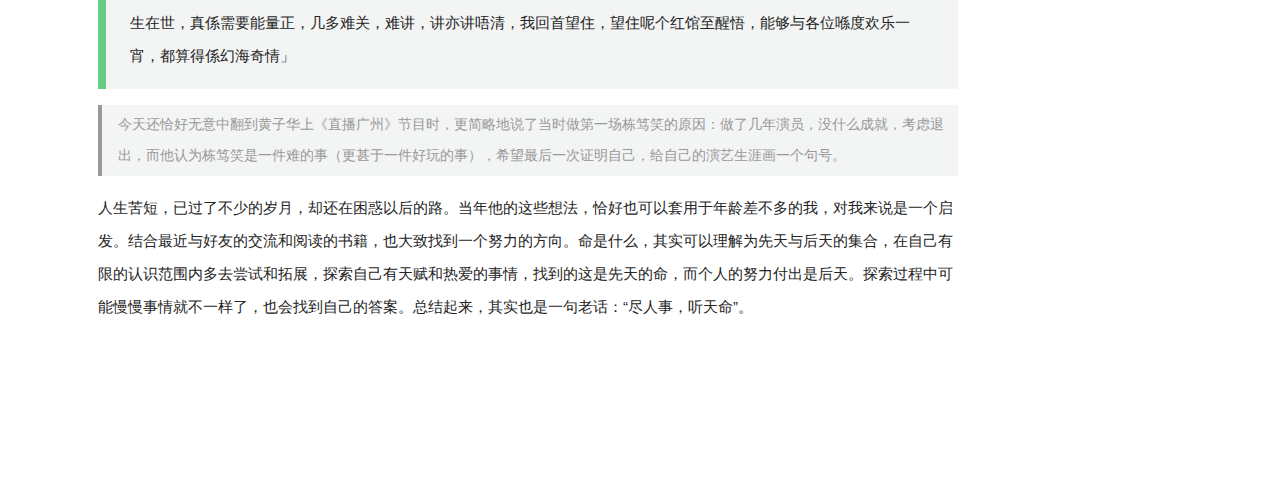
<file: blogs/Essay/观黄子华最后的栋笃笑有感.html>
<!DOCTYPE html>
<html lang="en-US">
  <head>
    <meta charset="utf-8">
    <meta name="viewport" content="width=device-width,initial-scale=1">
    <title>观黄子华最后的栋笃笑有感 | lhs-blog</title>
    <meta name="generator" content="VuePress 1.5.4">
    <link rel="icon" href="/favicon.ico">
    <meta name="description" content="blog">
    <meta name="viewport" content="width=device-width,initial-scale=1,user-scalable=no">
    <link rel="preload" href="/assets/css/0.styles.66716991.css" as="style"><link rel="preload" href="/assets/js/app.ff7b8d90.js" as="script"><link rel="preload" href="/assets/js/4.8964466c.js" as="script"><link rel="preload" href="/assets/js/1.4d268931.js" as="script"><link rel="preload" href="/assets/js/13.cc2b9252.js" as="script"><link rel="prefetch" href="/assets/js/10.1c26d9eb.js"><link rel="prefetch" href="/assets/js/11.b08f8fe4.js"><link rel="prefetch" href="/assets/js/12.66d89f7b.js"><link rel="prefetch" href="/assets/js/14.22685324.js"><link rel="prefetch" href="/assets/js/5.54b85758.js"><link rel="prefetch" href="/assets/js/6.83abefc4.js"><link rel="prefetch" href="/assets/js/7.3370242b.js"><link rel="prefetch" href="/assets/js/8.686e98f6.js"><link rel="prefetch" href="/assets/js/9.d0693060.js"><link rel="prefetch" href="/assets/js/vendors~flowchart.e2e78128.js">
    <link rel="stylesheet" href="/assets/css/0.styles.66716991.css">
  </head>
  <body>
    <div id="app" data-server-rendered="true"><div class="theme-container no-sidebar" data-v-2d5f533b><div data-v-2d5f533b><div id="loader-wrapper" class="loading-wrapper" data-v-d48f4d20 data-v-2d5f533b data-v-2d5f533b><div class="loader-main" data-v-d48f4d20><div data-v-d48f4d20></div><div data-v-d48f4d20></div><div data-v-d48f4d20></div><div data-v-d48f4d20></div></div> <!----> <!----></div> <div class="password-shadow password-wrapper-out" style="display:none;" data-v-64685f0e data-v-2d5f533b data-v-2d5f533b><h3 class="title" style="display:none;" data-v-64685f0e data-v-64685f0e>lhs-blog</h3> <!----> <label id="box" class="inputBox" style="display:none;" data-v-64685f0e data-v-64685f0e><input type="password" value="" data-v-64685f0e> <span data-v-64685f0e>Konck! Knock!</span> <button data-v-64685f0e>OK</button></label> <div class="footer" style="display:none;" data-v-64685f0e data-v-64685f0e><span data-v-64685f0e><i class="iconfont reco-theme" data-v-64685f0e></i> <a target="blank" href="https://vuepress-theme-reco.recoluan.com" data-v-64685f0e>vuePress-theme-reco</a></span> <span data-v-64685f0e><i class="iconfont reco-copyright" data-v-64685f0e></i> <a data-v-64685f0e><span data-v-64685f0e>lhs</span>
            
          <span data-v-64685f0e>2020 - </span>
          2021
        </a></span></div></div> <div class="hide" data-v-2d5f533b><header class="navbar" data-v-2d5f533b><div class="sidebar-button"><svg xmlns="http://www.w3.org/2000/svg" aria-hidden="true" role="img" viewBox="0 0 448 512" class="icon"><path fill="currentColor" d="M436 124H12c-6.627 0-12-5.373-12-12V80c0-6.627 5.373-12 12-12h424c6.627 0 12 5.373 12 12v32c0 6.627-5.373 12-12 12zm0 160H12c-6.627 0-12-5.373-12-12v-32c0-6.627 5.373-12 12-12h424c6.627 0 12 5.373 12 12v32c0 6.627-5.373 12-12 12zm0 160H12c-6.627 0-12-5.373-12-12v-32c0-6.627 5.373-12 12-12h424c6.627 0 12 5.373 12 12v32c0 6.627-5.373 12-12 12z"></path></svg></div> <a href="/" class="home-link router-link-active"><img src="/logo.png" alt="lhs-blog" class="logo"> <span class="site-name">lhs-blog</span></a> <div class="links"><div class="color-picker"><a class="color-button"><i class="iconfont reco-color"></i></a> <div class="color-picker-menu" style="display:none;"><div class="mode-options"><h4 class="title">Choose mode</h4> <ul class="color-mode-options"><li class="dark">dark</li><li class="auto active">auto</li><li class="light">light</li></ul></div></div></div> <div class="search-box"><i class="iconfont reco-search"></i> <input aria-label="Search" autocomplete="off" spellcheck="false" value=""> <!----></div> <nav class="nav-links can-hide"><div class="nav-item"><a href="/" class="nav-link"><i class="iconfont reco-home"></i>
  Home
</a></div><div class="nav-item"><div class="dropdown-wrapper"><a class="dropdown-title"><span class="title"><i class="iconfont reco-category"></i>
      Category
    </span> <span class="arrow right"></span></a> <ul class="nav-dropdown" style="display:none;"><li class="dropdown-item"><!----> <a href="/categories/Blog/" class="nav-link"><i class="iconfont undefined"></i>
  Blog
</a></li><li class="dropdown-item"><!----> <a href="/categories/Essay/" class="nav-link"><i class="iconfont undefined"></i>
  Essay
</a></li></ul></div></div><div class="nav-item"><a href="/tag/" class="nav-link"><i class="iconfont reco-tag"></i>
  Tag
</a></div><div class="nav-item"><a href="/timeline/" class="nav-link"><i class="iconfont reco-date"></i>
  TimeLine
</a></div><div class="nav-item"><div class="dropdown-wrapper"><a class="dropdown-title"><span class="title"><i class="iconfont reco-message"></i>
      Contact
    </span> <span class="arrow right"></span></a> <ul class="nav-dropdown" style="display:none;"><li class="dropdown-item"><!----> <a href="https://github.com/lllllhs" target="_blank" rel="noopener noreferrer" class="nav-link external"><i class="iconfont reco-github"></i>
  GitHub
  <svg xmlns="http://www.w3.org/2000/svg" aria-hidden="true" x="0px" y="0px" viewBox="0 0 100 100" width="15" height="15" class="icon outbound"><path fill="currentColor" d="M18.8,85.1h56l0,0c2.2,0,4-1.8,4-4v-32h-8v28h-48v-48h28v-8h-32l0,0c-2.2,0-4,1.8-4,4v56C14.8,83.3,16.6,85.1,18.8,85.1z"></path> <polygon fill="currentColor" points="45.7,48.7 51.3,54.3 77.2,28.5 77.2,37.2 85.2,37.2 85.2,14.9 62.8,14.9 62.8,22.9 71.5,22.9"></polygon></svg></a></li><li class="dropdown-item"><!----> <a href="https://gitee.com/sky227" target="_blank" rel="noopener noreferrer" class="nav-link external"><i class="iconfont reco-mayun"></i>
  Gitee
  <svg xmlns="http://www.w3.org/2000/svg" aria-hidden="true" x="0px" y="0px" viewBox="0 0 100 100" width="15" height="15" class="icon outbound"><path fill="currentColor" d="M18.8,85.1h56l0,0c2.2,0,4-1.8,4-4v-32h-8v28h-48v-48h28v-8h-32l0,0c-2.2,0-4,1.8-4,4v56C14.8,83.3,16.6,85.1,18.8,85.1z"></path> <polygon fill="currentColor" points="45.7,48.7 51.3,54.3 77.2,28.5 77.2,37.2 85.2,37.2 85.2,14.9 62.8,14.9 62.8,22.9 71.5,22.9"></polygon></svg></a></li></ul></div></div> <!----></nav></div></header> <div class="sidebar-mask" data-v-2d5f533b></div> <aside class="sidebar" data-v-2d5f533b><div class="personal-info-wrapper" data-v-ca798c94 data-v-2d5f533b><img src="/avatar.png" alt="author-avatar" class="personal-img" data-v-ca798c94> <h3 class="name" data-v-ca798c94>
    lhs
  </h3> <div class="num" data-v-ca798c94><div data-v-ca798c94><h3 data-v-ca798c94>2</h3> <h6 data-v-ca798c94>Article</h6></div> <div data-v-ca798c94><h3 data-v-ca798c94>2</h3> <h6 data-v-ca798c94>Tag</h6></div></div> <hr data-v-ca798c94></div> <nav class="nav-links"><div class="nav-item"><a href="/" class="nav-link"><i class="iconfont reco-home"></i>
  Home
</a></div><div class="nav-item"><div class="dropdown-wrapper"><a class="dropdown-title"><span class="title"><i class="iconfont reco-category"></i>
      Category
    </span> <span class="arrow right"></span></a> <ul class="nav-dropdown" style="display:none;"><li class="dropdown-item"><!----> <a href="/categories/Blog/" class="nav-link"><i class="iconfont undefined"></i>
  Blog
</a></li><li class="dropdown-item"><!----> <a href="/categories/Essay/" class="nav-link"><i class="iconfont undefined"></i>
  Essay
</a></li></ul></div></div><div class="nav-item"><a href="/tag/" class="nav-link"><i class="iconfont reco-tag"></i>
  Tag
</a></div><div class="nav-item"><a href="/timeline/" class="nav-link"><i class="iconfont reco-date"></i>
  TimeLine
</a></div><div class="nav-item"><div class="dropdown-wrapper"><a class="dropdown-title"><span class="title"><i class="iconfont reco-message"></i>
      Contact
    </span> <span class="arrow right"></span></a> <ul class="nav-dropdown" style="display:none;"><li class="dropdown-item"><!----> <a href="https://github.com/lllllhs" target="_blank" rel="noopener noreferrer" class="nav-link external"><i class="iconfont reco-github"></i>
  GitHub
  <svg xmlns="http://www.w3.org/2000/svg" aria-hidden="true" x="0px" y="0px" viewBox="0 0 100 100" width="15" height="15" class="icon outbound"><path fill="currentColor" d="M18.8,85.1h56l0,0c2.2,0,4-1.8,4-4v-32h-8v28h-48v-48h28v-8h-32l0,0c-2.2,0-4,1.8-4,4v56C14.8,83.3,16.6,85.1,18.8,85.1z"></path> <polygon fill="currentColor" points="45.7,48.7 51.3,54.3 77.2,28.5 77.2,37.2 85.2,37.2 85.2,14.9 62.8,14.9 62.8,22.9 71.5,22.9"></polygon></svg></a></li><li class="dropdown-item"><!----> <a href="https://gitee.com/sky227" target="_blank" rel="noopener noreferrer" class="nav-link external"><i class="iconfont reco-mayun"></i>
  Gitee
  <svg xmlns="http://www.w3.org/2000/svg" aria-hidden="true" x="0px" y="0px" viewBox="0 0 100 100" width="15" height="15" class="icon outbound"><path fill="currentColor" d="M18.8,85.1h56l0,0c2.2,0,4-1.8,4-4v-32h-8v28h-48v-48h28v-8h-32l0,0c-2.2,0-4,1.8-4,4v56C14.8,83.3,16.6,85.1,18.8,85.1z"></path> <polygon fill="currentColor" points="45.7,48.7 51.3,54.3 77.2,28.5 77.2,37.2 85.2,37.2 85.2,14.9 62.8,14.9 62.8,22.9 71.5,22.9"></polygon></svg></a></li></ul></div></div> <!----></nav> <!----> </aside> <div class="password-shadow password-wrapper-in" style="display:none;" data-v-64685f0e data-v-2d5f533b><h3 class="title" style="display:none;" data-v-64685f0e data-v-64685f0e>观黄子华最后的栋笃笑有感</h3> <!----> <label id="box" class="inputBox" style="display:none;" data-v-64685f0e data-v-64685f0e><input type="password" value="" data-v-64685f0e> <span data-v-64685f0e>Konck! Knock!</span> <button data-v-64685f0e>OK</button></label> <div class="footer" style="display:none;" data-v-64685f0e data-v-64685f0e><span data-v-64685f0e><i class="iconfont reco-theme" data-v-64685f0e></i> <a target="blank" href="https://vuepress-theme-reco.recoluan.com" data-v-64685f0e>vuePress-theme-reco</a></span> <span data-v-64685f0e><i class="iconfont reco-copyright" data-v-64685f0e></i> <a data-v-64685f0e><span data-v-64685f0e>lhs</span>
            
          <span data-v-64685f0e>2020 - </span>
          2021
        </a></span></div></div> <div data-v-2d5f533b><main class="page"><div class="page-title" style="display:none;"><h1 class="title">观黄子华最后的栋笃笑有感</h1> <div data-v-3b7f5bdf><i class="iconfont reco-account" data-v-3b7f5bdf><span data-v-3b7f5bdf>lhs</span></i> <i class="iconfont reco-date" data-v-3b7f5bdf><span data-v-3b7f5bdf>2020-11-22</span></i> <!----> <i class="iconfont reco-tag tags" data-v-3b7f5bdf><span class="tag-item" data-v-3b7f5bdf>Essay</span></i></div></div> <div class="theme-reco-content content__default" style="display:none;"><h2 id="回忆">回忆</h2> <p>记得初中那时，是盗版光碟横行的年代，当时经常租借光碟看，也因此接触到栋笃笑，其中最喜欢的，当数黄子华。<br>
第一次看的黄子华栋笃笑，是《儿童不宜》。<br>
他的表演在欢笑之余往往还糅杂了对人生以及社会的诸多哲学思辨，独树一帜。</p> <h2 id="金盆啷口">金盆啷口</h2> <p>黄子华最后一场栋笃笑，是2018年的《金盆啷口》，作为一个告别演出，感觉这场演出更着重的不是搞笑，而是他个人对以往数十年的回顾和对历史和社会的看法，内容比以往更让人回味。</p> <h3 id="香港社会文化思想的改变与撕裂">香港社会文化思想的改变与撕裂</h3> <p>2019~2020，正是近年来香港最动荡的时刻。作为一个从小接触香港文化长大的人，我对此感到非常惋惜。曾经印象中的香港，是一个繁华的东方之珠，是一个商业氛围浓厚但却又带着温情的都市，是一个多元文化及思想的交汇地。它有不少缺点，也遇过许多问题，但正如《狮子山下》中的歌词:&quot;放开彼此心中矛盾，理想一起去追，同舟人，誓相随，无畏更无惧&quot;。狮子山精神，如今还剩下多少呢？曾希望香港作为一个经济文化发展更发达的城市，可以像一个灯塔，慢慢去影响，改善整个国家，不过这个念想，目前看来已经不可能了。不禁感慨精神文明的强大和脆弱，强大在于可聚众人之力，脆弱在于仅需短短几代便可摧毁。</p> <p>这场表演，第一个篇章便谈到了香港的黄蓝对立问题（也是中港矛盾，警民矛盾问题），以及社会氛围变得越来越暴戾的情况。子华自嘲现在做艺人太难了，要成为一个透明人，同时现在的香港社会“恨”屋及乌，在香港做警察，脾气甚至要好过教宗。</p> <p>当他讲到透明人的时候，我还想到一个香港网红，叫龙心，此人行事颇为行为艺术，半疯半正常。香港最乱的时候，他举着红旗唱国歌在示威人群中穿梭，他说自己不是黄，也不是蓝，而是绿色，他希望通过自己的荒诞行为，号召香港思考，团结起来，而不是激化这无意义的对立。看过他在被示威者围堵后的一段独白：“民主？自由？呵。香港，已经不是以前的香港了，已经不是我的家了”。看着香港的状况，我反而觉得这个本来极具争议的所谓疯子，更像一个正常人。</p> <p>写完前面的文字，又回去看了一下视频，才留意到子华这一个段落表演的最后，他笑着说：“香港，唔同晒啦”，接着响起了《狮子山下》的音乐，并故意改成了走音的版本。没想到我写文字，黄子华做show，都会想到这首歌，实在巧合。</p> <h3 id="中港历史关系回顾">中港历史关系回顾</h3> <p>子华在第二段，承接上面香港的问题，回顾了中国建国以来的香港历史。从以往的“长期打算，充分利用”到现在的“一国两制”。指出香港的诸多问题，其实都可以归纳在世代矛盾上。老一辈人身在殖民地却心系中国，而新一代生在殖民地，思想上已经脱离中国。</p> <p>这一个段落的最后的音乐是《跟住去边度》，写在97前几年，子华亲自填词，表示对回归后香港前途的迷惘。放在今日，依然应景。</p> <h3 id="香港的黄金年代">香港的黄金年代</h3> <p>香港七八十年代，是最多黑社会的年代；<br>
那个年代，是个纸醉金迷的年代，最爱揾着数；<br>
那个年代，是香港最骄傲的年代，亚洲四小龙之一；<br>
那是香港的黄金年代。</p> <p>从香港黄金年代的谭张争霸，话题跳到了电影《阿飞正传》，一套拍了4000万收回900万，当时大众看不懂的电影。里面有一个挺有趣的比喻：这部电影就像人生一样，你不知道它是什么，你只知道它不是什么。王家卫，显得和这个爱揾着数的社会，格格不入。与此相似，香港爱揾着数的同时，也盛行捐款赈灾节目，这就是当年的香港。</p> <p>这一段演出也引出了他认为香港人的一种价值观，就是面斥不雅的观念。我个人理解为是一种法治社会下的一种社会道德的约束，其实华人社区都存在。</p> <p>这部分表演也有不少有趣的历史小知识，比如当年黑社会劈友时路人的常用词：“点错相”;又比如小时候就听过，但那时小孩子听不出问题的一句话： “马照跑，舞照跳”（钱照赌，鸡照叫）;还有新马师曾是英女皇批准全港唯一合法吃鸦片的人......</p> <h3 id="香港的文化与社会问题">香港的文化与社会问题</h3> <p>紧接着，子华聊了一下他看到香港社会诸多停滞不前没进展的问题中的三个：</p> <ol><li>同性恋非刑事化多年，但没有合法化</li> <li>香港性工作者只有个人营业时合法，表示对这种制度下性工作者的安全的担忧</li> <li>陈冠希事件的所有相关人员都都被封杀，被认错，主要原因：当今这个社会，性，本身就是变态</li></ol> <p>说完上面的三个问题后，子华提到了黄霑的《不文集》，这本书是讲黄色笑话的。说到了黄霑先生创作这本书的原因，是“为真小人争取社会地位，不让伪君子们霸占了全世界”，这里的“小人”，其实指的是每一个普通的有缺点的人，“真”指的是愿意坦诚面对这些问题。<br>
黄霑先生，我个人也是十分喜爱。他作品雅俗共赏，做人坦坦荡荡，虽有过错，但瑕不掩瑜。从作曲填词，电影角色，到他的《不文集》，《今夜不设防》等节目，直到他临离世前攻读博士写的论文《粤语流行曲的发展与兴衰(1949-1997)》，他的许多故事......都是后世的经典。香港流行文化从兴起到鼎盛到衰落，他是其中最辉煌时代的缔造者之一，也是这一整段历史的见证者。</p> <p>黄子华在说了上面的内容后，也发出了一个疑问：“香港曾是见过世面的社会，面斥不雅的社会，为什么现在却不是亚洲最开放，最包容，最有分寸的社会？”。他认为现在的香港是个找仇人的社会，当大家都在找仇人，那社会就如同一个大油锅。希望正如黄霑先生的那句话“为真小人争取社会地位，不让伪君子们霸占了全世界”，社会能有更多的包容，正视而不歧视他人的问题。</p> <h3 id="开始做栋笃笑的十三个理由">开始做栋笃笑的十三个理由</h3> <p>在金盆啷口的演出的最后，黄子华讲述了当年做第一场栋笃笑《娱乐圈血肉史》的原因：</p> <div class="custom-block tip"><p>子华：「睇下当年呢个咁样嘅傻佬，喺做呢样嘢嘅时候嘅原因係咩呢？以下係我做栋笃笑嘅原因，排名不分先后时间或重要性，总共有十三点。」</p> <ol><li>一个朋友患了肾病</li> <li>时常失眠。子华：「都唔係一个好开心嘅人啊下呢条友」</li> <li>做咗一个唔係喜剧嘅个人表演（哈姆雷特），却引来不少笑声</li> <li>下班后不想回家，回家后不想上班</li> <li>搞笑骚流行起来</li> <li>第一场多谢过嘅叶洁馨小姐话「你应该做stand up comedy」</li> <li>读咗一本边缘栋笃笑嘅书。子华：「佢唔讲人地淨係讲自己，唔係几好笑」</li> <li>睇咗Eddie Murphy嘅栋笃笑。子华：「好好笑」</li> <li>迷惘，书都唔想睇</li> <li>储蓄咗好耐嘅小量金钱，一下子又被借光</li> <li>看见许冠文在Sam嘅演唱会中做栋笃笑。咁係咪我都得呢？具体唔记得</li> <li>寂寞，养咗隻狗</li> <li>快三十了</li></ol> <p>「我唔知边啲朋友捱紧生活好难捱，话你听，我个时睇嚟都唔係容易捱，我睇呢十几点。好啦，依家竟然做完添，係做完勒各位，真係《幻海奇情》，我唔知呢个故事係励志定摧毁你，定係会乜嘢，大家可以返去谂下，但係我真係觉得係，係好丰富的虚幻过程，送最后一首歌畀大家。」</p> <p>粤曲改「劳碌半生，忙打拼，想係太平盛世，做个小明星，我赢咗有粒糖，一输乜都冇剩，时光荏苒，也不会为君停，人生在世，真係需要能量正，几多难关，难讲，讲亦讲唔清，我回首望住，望住呢个红馆至醒悟，能够与各位喺度欢乐一宵，都算得係幻海奇情」</p></div> <blockquote><p>今天还恰好无意中翻到黄子华上《直播广州》节目时，更简略地说了当时做第一场栋笃笑的原因：做了几年演员，没什么成就，考虑退出，而他认为栋笃笑是一件难的事（更甚于一件好玩的事），希望最后一次证明自己，给自己的演艺生涯画一个句号。</p></blockquote> <p>人生苦短，已过了不少的岁月，却还在困惑以后的路。当年他的这些想法，恰好也可以套用于年龄差不多的我，对我来说是一个启发。结合最近与好友的交流和阅读的书籍，也大致找到一个努力的方向。命是什么，其实可以理解为先天与后天的集合，在自己有限的认识范围内多去尝试和拓展，探索自己有天赋和热爱的事情，找到的这是先天的命，而个人的努力付出是后天。探索过程中可能慢慢事情就不一样了，也会找到自己的答案。总结起来，其实也是一句老话：“尽人事，听天命”。</p></div> <footer class="page-edit" style="display:none;"><!----> <!----></footer> <!----> <!----> <!----></main> <!----></div></div></div></div><div class="global-ui"><div class="back-to-ceiling" style="right:1rem;bottom:6rem;width:2.5rem;height:2.5rem;border-radius:.25rem;line-height:2.5rem;display:none;" data-v-c6073ba8 data-v-c6073ba8><svg t="1574745035067" viewBox="0 0 1024 1024" version="1.1" xmlns="http://www.w3.org/2000/svg" p-id="5404" class="icon" data-v-c6073ba8><path d="M526.60727968 10.90185116a27.675 27.675 0 0 0-29.21455937 0c-131.36607665 82.28402758-218.69155461 228.01873535-218.69155402 394.07834331a462.20625001 462.20625001 0 0 0 5.36959153 69.94390903c1.00431239 6.55289093-0.34802892 13.13561351-3.76865779 18.80351572-32.63518765 54.11355614-51.75690182 118.55860487-51.7569018 187.94566865a371.06718723 371.06718723 0 0 0 11.50484808 91.98906777c6.53300375 25.50556257 41.68394495 28.14064038 52.69160883 4.22606766 17.37162448-37.73630017 42.14135425-72.50938081 72.80769204-103.21549295 2.18761121 3.04276886 4.15646224 6.24463696 6.40373557 9.22774369a1871.4375 1871.4375 0 0 0 140.04691725 5.34970492 1866.36093723 1866.36093723 0 0 0 140.04691723-5.34970492c2.24727335-2.98310674 4.21612437-6.18497483 6.3937923-9.2178004 30.66633723 30.70611158 55.4360664 65.4791928 72.80769147 103.21549355 11.00766384 23.91457269 46.15860503 21.27949489 52.69160879-4.22606768a371.15156223 371.15156223 0 0 0 11.514792-91.99901164c0-69.36717486-19.13165746-133.82216804-51.75690182-187.92578088-3.42062944-5.66790279-4.76302748-12.26056868-3.76865837-18.80351632a462.20625001 462.20625001 0 0 0 5.36959269-69.943909c-0.00994388-166.08943902-87.32547796-311.81420293-218.6915546-394.09823051zM605.93803103 357.87693858a93.93749974 93.93749974 0 1 1-187.89594924 6.1e-7 93.93749974 93.93749974 0 0 1 187.89594924-6.1e-7z" p-id="5405" data-v-c6073ba8></path><path d="M429.50777625 765.63860547C429.50777625 803.39355007 466.44236686 1000.39046097 512.00932183 1000.39046097c45.56695499 0 82.4922232-197.00623328 82.5015456-234.7518555 0-37.75494459-36.9345906-68.35043303-82.4922232-68.34111062-45.57627738-0.00932239-82.52019037 30.59548842-82.51086798 68.34111062z" p-id="5406" data-v-c6073ba8></path></svg></div></div></div>
    <script src="/assets/js/app.ff7b8d90.js" defer></script><script src="/assets/js/4.8964466c.js" defer></script><script src="/assets/js/1.4d268931.js" defer></script><script src="/assets/js/13.cc2b9252.js" defer></script>
  </body>
</html>
</file>
<file: assets/css/0.styles.66716991.css>
.medium-zoom-overlay{z-index:100}.medium-zoom-overlay~img{z-index:101}html{scroll-behavior:smooth}div[class][class*=language-]:before{right:70px}.v-copy-code-btn[data-v-a4cb51ca]{cursor:pointer;color:hsla(0,0%,54.9%,.8);transition:color .1s;position:absolute;z-index:3;top:.8em;right:15px;font-size:.75rem}.v-copy-code-btn[data-v-a4cb51ca]:hover{color:#8c8c8c}.back-to-ceiling[data-v-c6073ba8]{background-color:#fff;background-color:var(--background-color);box-shadow:0 1px 6px 0 rgba(0,0,0,.2);box-shadow:var(--box-shadow);position:fixed;display:inline-block;text-align:center;cursor:pointer}.back-to-ceiling[data-v-c6073ba8]::hover{background:#d5dbe7}.back-to-ceiling .icon[data-v-c6073ba8]{position:absolute;top:0;bottom:0;left:0;right:0;margin:auto;width:26px;height:26px;fill:#3eaf7c}.fade-enter-active[data-v-c6073ba8],.fade-leave-active[data-v-c6073ba8]{transition:all .5s}.fade-enter[data-v-c6073ba8],.fade-leave-to[data-v-c6073ba8]{opacity:0;transform:translateY(120px)}#loader-wrapper[data-v-d48f4d20]{height:100vh;width:100vw;background:#fff;background:var(--background-color)}#loader-wrapper .loader-main[data-v-d48f4d20]{position:fixed;width:120px;height:50px;top:45%;left:50%;z-index:555;transform:translate(-50%)}#loader-wrapper .loader-main div[data-v-d48f4d20]:nth-child(2){-webkit-animation:pacman-balls-data-v-d48f4d20 1s linear 0s infinite;animation:pacman-balls-data-v-d48f4d20 1s linear 0s infinite}#loader-wrapper .loader-main div[data-v-d48f4d20]:nth-child(3){-webkit-animation:pacman-balls-data-v-d48f4d20 1s linear .33s infinite;animation:pacman-balls-data-v-d48f4d20 1s linear .33s infinite}#loader-wrapper .loader-main div[data-v-d48f4d20]:nth-child(4){-webkit-animation:pacman-balls-data-v-d48f4d20 1s linear .66s infinite;animation:pacman-balls-data-v-d48f4d20 1s linear .66s infinite}#loader-wrapper .loader-main div[data-v-d48f4d20]:nth-child(5){-webkit-animation:pacman-balls-data-v-d48f4d20 1s linear .99s infinite;animation:pacman-balls-data-v-d48f4d20 1s linear .99s infinite}#loader-wrapper .loader-main div[data-v-d48f4d20]:first-of-type{width:0;height:0;border:25px solid #3eaf7c;border-right-color:transparent;border-radius:25px;-webkit-animation:rotate_pacman_half_up-data-v-d48f4d20 .5s 0s infinite;animation:rotate_pacman_half_up-data-v-d48f4d20 .5s 0s infinite}#loader-wrapper .loader-main div[data-v-d48f4d20]:nth-child(2){width:0;height:0;border:25px solid #3eaf7c;border-right-color:transparent;border-radius:25px;-webkit-animation:rotate_pacman_half_down-data-v-d48f4d20 .5s 0s infinite;animation:rotate_pacman_half_down-data-v-d48f4d20 .5s 0s infinite;margin-top:-50px}#loader-wrapper .loader-main div[data-v-d48f4d20]:nth-child(3),#loader-wrapper .loader-main div[data-v-d48f4d20]:nth-child(4),#loader-wrapper .loader-main div[data-v-d48f4d20]:nth-child(5),#loader-wrapper .loader-main div[data-v-d48f4d20]:nth-child(6){background-color:#3eaf7c;width:15px;height:15px;border-radius:100%;margin:2px;width:10px;height:10px;position:absolute;transform:translateY(-6.25px);top:25px;left:100px}#loader-wrapper .title[data-v-d48f4d20]{margin:8rem auto 2rem;font-size:30px}#loader-wrapper .description[data-v-d48f4d20],#loader-wrapper .title[data-v-d48f4d20]{text-align:center;color:#242424;color:var(--text-color);box-sizing:border-box;padding:0 10px;text-shadow:0 2px 10px rgba(0,0,0,.2)}#loader-wrapper .description[data-v-d48f4d20]{margin:auto;font-size:22px}@-webkit-keyframes pacman-balls-data-v-d48f4d20{75%{opacity:.7}to{transform:translate(-100px,-6.25px)}}@keyframes pacman-balls-data-v-d48f4d20{75%{opacity:.7}to{transform:translate(-100px,-6.25px)}}@-webkit-keyframes rotate_pacman_half_up-data-v-d48f4d20{0%{transform:rotate(270deg)}50%{transform:rotate(1turn)}to{transform:rotate(270deg)}}@keyframes rotate_pacman_half_up-data-v-d48f4d20{0%{transform:rotate(270deg)}50%{transform:rotate(1turn)}to{transform:rotate(270deg)}}@-webkit-keyframes rotate_pacman_half_down-data-v-d48f4d20{0%{transform:rotate(90deg)}50%{transform:rotate(0deg)}to{transform:rotate(90deg)}}@keyframes rotate_pacman_half_down-data-v-d48f4d20{0%{transform:rotate(90deg)}50%{transform:rotate(0deg)}to{transform:rotate(90deg)}}.pagation[data-v-094d08e4]{font-weight:700;text-align:center;color:#888;color:var(--text-color);margin:20px auto 0;background:#f2f2f2;background:var(--background-color)}.pagation .pagation-list[data-v-094d08e4]{font-size:0;line-height:50px;-webkit-touch-callout:none;-webkit-user-select:none;-moz-user-select:none;-ms-user-select:none;user-select:none}.pagation .pagation-list span[data-v-094d08e4]{font-size:14px}.pagation .pagation-list span.jump[data-v-094d08e4],.pagation .pagation-list span.jumpinp input[data-v-094d08e4]{box-shadow:var(--box-shadow);border:1px solid var(--border-color)!important;border:1px solid #ccc}.pagation .pagation-list span.jump[data-v-094d08e4]{padding:5px 8px;border-radius:4px;cursor:pointer;margin-left:5px}.pagation .pagation-list span.jumpinp input[data-v-094d08e4]{width:55px;height:26px;background-color:var(--background-color);font-size:13px;border-radius:4px;text-align:center;outline:none}.pagation .pagation-list span.bgprimary[data-v-094d08e4]{cursor:default;color:#fff;background:#3eaf7c;border-color:#3eaf7c}.pagation .pagation-list span.ellipsis[data-v-094d08e4]{padding:0 8px}.pagation .pagation-list span.jumppoint[data-v-094d08e4]{margin:0 10px 0 30px}.valine-wrapper #valine.v .vbtn{color:#2c3e50;color:var(--text-color);border:1px solid #eaecef;border-color:var(--border-color)}.valine-wrapper #valine.v .vbtn:hover{color:#3eaf7c;border-color:#3eaf7c}.valine-wrapper #valine.v .vwrap{background:rgba(27,31,35,.05);background:var(--code-color);border:1px solid #eaecef;border-color:var(--border-color)}.valine-wrapper #valine.v .vwrap .vheader .vinput{border-bottom:1px dashed var(--border-color)}.valine-wrapper #valine.v .vwrap .vheader .vinput:focus{border-bottom-color:#3eaf7c}.valine-wrapper #valine.v .vwrap .vheader .vinput:-internal-autofill-selected{background-color:var(--code-color)!important}.valine-wrapper #valine.v .vinfo{padding-left:.6rem}.valine-wrapper #valine.v .vcard .vquote{margin-left:0;border-left:none}.valine-wrapper #valine.v .vcard .vimg{width:2.8rem;height:2.8rem;border-radius:.25rem;border:none}.valine-wrapper #valine.v .vcard .vhead .vnick{color:#3eaf7c}.valine-wrapper #valine.v .vcard .vhead .vnick:before{background:#3eaf7c}.valine-wrapper #valine.v .vh{border-bottom:none}.valine-wrapper #valine.v .vh .vhead .vsys{color:#3eaf7c;color:var(--text-color);background:rgba(27,31,35,.05);background:var(--code-color)}.valine-wrapper #valine.v .vh .vmeta{margin-bottom:1rem}.valine-wrapper #valine.v .vh .vmeta .vat{margin-right:.3rem;background:rgba(27,31,35,.05);background:var(--code-color);border-radius:.25rem;padding:0 .4rem;color:var(--text-color);border:1px solid #eaecef;border-color:var(--border-color)}.valine-wrapper #valine.v .vh .vmeta .vat:hover{color:#3eaf7c;border-color:#3eaf7c}.valine-wrapper #valine.v .vh .vcontent{background:rgba(27,31,35,.05);background:var(--code-color);border-radius:.25rem;margin:0 .3rem;padding:.1rem .6rem .05rem}.valine-wrapper #valine.v .vh .vcontent p .at{color:#3eaf7c}.valine-wrapper #valine.v .vh .vcontent.expand:before{z-index:1;background:linear-gradient(180deg,hsla(0,0%,100%,0),#fff);background:linear-gradient(180deg,hsla(0,0%,100%,0),var(--background-color))}.valine-wrapper #valine.v .vh .vcontent.expand:after{color:#3eaf7c;color:var(--text-color);background:#fff;background:var(--background-color)}.valine-wrapper #valine.v .info{padding-right:.6rem}.valine-wrapper #valine.v .vbtn,.valine-wrapper #valine.v code,.valine-wrapper #valine.v pre{background:var(--background-color);color:var(--text-color)}.valine-wrapper #valine.v a{color:#3eaf7c}.valine-wrapper #valine.v a:before{background:#3eaf7c}

/*!
 * vssue - A vue-powered issue-based comment plugin
 *
 * @version v1.4.6
 * @link https://vssue.js.org
 * @license MIT
 * @copyright 2018-2020 meteorlxy
 */.vssue{color:#2c3e50}@media screen and (max-width:576px){.vssue .vssue-new-comment .vssue-new-comment-body{margin-left:60px}}@media screen and (min-width:577px){.vssue .vssue-new-comment .vssue-new-comment-body{margin-left:70px}}@media screen and (max-width:576px){.vssue .vssue-new-comment .vssue-new-comment-footer{text-align:center}.vssue .vssue-new-comment .vssue-new-comment-footer .vssue-new-comment-operations{margin-top:10px}}@media screen and (min-width:577px){.vssue .vssue-new-comment .vssue-new-comment-footer{margin-left:70px;text-align:right}.vssue .vssue-new-comment .vssue-new-comment-footer .vssue-current-user{float:left}}@media screen and (max-width:576px){.vssue .vssue-comments .vssue-comment .vssue-comment-body{margin-left:60px}}@media screen and (min-width:577px){.vssue .vssue-comments .vssue-comment .vssue-comment-body{margin-left:70px}}@media screen and (max-width:576px){.vssue .vssue-pagination{flex-direction:column;justify-content:center;text-align:center}}@media screen and (max-width:576px){.vssue .vssue-pagination .vssue-pagination-page{margin-top:10px}}@media screen and (min-width:577px){.vssue .vssue-pagination .vssue-pagination-page{text-align:right}}.markdown-body .tab-size[data-tab-size="1"]{-o-tab-size:1}.markdown-body .tab-size[data-tab-size="2"]{-o-tab-size:2}.markdown-body .tab-size[data-tab-size="3"]{-o-tab-size:3}.markdown-body .tab-size[data-tab-size="4"]{-o-tab-size:4}.markdown-body .tab-size[data-tab-size="5"]{-o-tab-size:5}.markdown-body .tab-size[data-tab-size="6"]{-o-tab-size:6}.markdown-body .tab-size[data-tab-size="7"]{-o-tab-size:7}.markdown-body .tab-size[data-tab-size="8"]{-o-tab-size:8}.markdown-body .tab-size[data-tab-size="9"]{-o-tab-size:9}.markdown-body .tab-size[data-tab-size="10"]{-o-tab-size:10}.markdown-body .tab-size[data-tab-size="11"]{-o-tab-size:11}.markdown-body .tab-size[data-tab-size="12"]{-o-tab-size:12}@font-face{font-family:octicons-link;src:url([data-uri]) format("woff")}.markdown-body .octicon{display:inline-block;fill:currentColor;vertical-align:text-bottom}.markdown-body .anchor{float:left;line-height:1;margin-left:-20px;padding-right:4px}.markdown-body .anchor:focus{outline:none}.markdown-body h1 .octicon-link,.markdown-body h2 .octicon-link,.markdown-body h3 .octicon-link,.markdown-body h4 .octicon-link,.markdown-body h5 .octicon-link,.markdown-body h6 .octicon-link{color:#1b1f23;vertical-align:middle;visibility:hidden}.markdown-body h1:hover .anchor,.markdown-body h2:hover .anchor,.markdown-body h3:hover .anchor,.markdown-body h4:hover .anchor,.markdown-body h5:hover .anchor,.markdown-body h6:hover .anchor{text-decoration:none}.markdown-body h1:hover .anchor .octicon-link,.markdown-body h2:hover .anchor .octicon-link,.markdown-body h3:hover .anchor .octicon-link,.markdown-body h4:hover .anchor .octicon-link,.markdown-body h5:hover .anchor .octicon-link,.markdown-body h6:hover .anchor .octicon-link{visibility:visible}.markdown-body{-ms-text-size-adjust:100%;-webkit-text-size-adjust:100%;color:#24292e;font-family:-apple-system,BlinkMacSystemFont,Segoe UI,Helvetica,Arial,sans-serif,Apple Color Emoji,Segoe UI Emoji,Segoe UI Symbol;font-size:16px;line-height:1.5;word-wrap:break-word}.markdown-body .pl-c{color:#6a737d}.markdown-body .pl-c1,.markdown-body .pl-s .pl-v{color:#005cc5}.markdown-body .pl-e,.markdown-body .pl-en{color:#6f42c1}.markdown-body .pl-s .pl-s1,.markdown-body .pl-smi{color:#24292e}.markdown-body .pl-ent{color:#22863a}.markdown-body .pl-k{color:#d73a49}.markdown-body .pl-pds,.markdown-body .pl-s,.markdown-body .pl-s .pl-pse .pl-s1,.markdown-body .pl-sr,.markdown-body .pl-sr .pl-cce,.markdown-body .pl-sr .pl-sra,.markdown-body .pl-sr .pl-sre{color:#032f62}.markdown-body .pl-smw,.markdown-body .pl-v{color:#e36209}.markdown-body .pl-bu{color:#b31d28}.markdown-body .pl-ii{background-color:#b31d28;color:#fafbfc}.markdown-body .pl-c2{background-color:#d73a49;color:#fafbfc}.markdown-body .pl-c2:before{content:"^M"}.markdown-body .pl-sr .pl-cce{color:#22863a;font-weight:700}.markdown-body .pl-ml{color:#735c0f}.markdown-body .pl-mh,.markdown-body .pl-mh .pl-en,.markdown-body .pl-ms{color:#005cc5;font-weight:700}.markdown-body .pl-mi{color:#24292e;font-style:italic}.markdown-body .pl-mb{color:#24292e;font-weight:700}.markdown-body .pl-md{background-color:#ffeef0;color:#b31d28}.markdown-body .pl-mi1{background-color:#f0fff4;color:#22863a}.markdown-body .pl-mc{background-color:#ffebda;color:#e36209}.markdown-body .pl-mi2{background-color:#005cc5;color:#f6f8fa}.markdown-body .pl-mdr{color:#6f42c1;font-weight:700}.markdown-body .pl-ba{color:#586069}.markdown-body .pl-sg{color:#959da5}.markdown-body .pl-corl{color:#032f62;text-decoration:underline}.markdown-body details{display:block}.markdown-body summary{display:list-item}.markdown-body a{background-color:transparent}.markdown-body a:active,.markdown-body a:hover{outline-width:0}.markdown-body strong{font-weight:inherit;font-weight:bolder}.markdown-body h1{margin:.67em 0}.markdown-body img{border-style:none}.markdown-body code,.markdown-body kbd,.markdown-body pre{font-family:monospace,monospace;font-size:1em}.markdown-body hr{box-sizing:content-box;overflow:visible}.markdown-body input{font:inherit;margin:0;overflow:visible}.markdown-body [type=checkbox]{box-sizing:border-box;padding:0}.markdown-body *{box-sizing:border-box}.markdown-body input{font-family:inherit;font-size:inherit;line-height:inherit}.markdown-body a{color:#0366d6;text-decoration:none}.markdown-body a:hover{text-decoration:underline}.markdown-body strong{font-weight:600}.markdown-body hr{background:transparent;border-bottom:1px solid #dfe2e5;height:0;margin:15px 0;overflow:hidden}.markdown-body hr:after,.markdown-body hr:before{content:"";display:table}.markdown-body hr:after{clear:both}.markdown-body table{border-collapse:collapse;border-spacing:0}.markdown-body td,.markdown-body th{padding:0}.markdown-body details summary{cursor:pointer}.markdown-body h1,.markdown-body h2,.markdown-body h3,.markdown-body h4,.markdown-body h5,.markdown-body h6{margin-bottom:0;margin-top:0}.markdown-body h1{font-size:32px}.markdown-body h1,.markdown-body h2{font-weight:600}.markdown-body h2{font-size:24px}.markdown-body h3{font-size:20px}.markdown-body h3,.markdown-body h4{font-weight:600}.markdown-body h4{font-size:16px}.markdown-body h5{font-size:14px}.markdown-body h5,.markdown-body h6{font-weight:600}.markdown-body h6{font-size:12px}.markdown-body p{margin-bottom:10px;margin-top:0}.markdown-body blockquote{margin:0}.markdown-body ol,.markdown-body ul{margin-bottom:0;margin-top:0;padding-left:0}.markdown-body ol ol,.markdown-body ul ol{list-style-type:lower-roman}.markdown-body ol ol ol,.markdown-body ol ul ol,.markdown-body ul ol ol,.markdown-body ul ul ol{list-style-type:lower-alpha}.markdown-body dd{margin-left:0}.markdown-body code,.markdown-body pre{font-family:SFMono-Regular,Consolas,Liberation Mono,Menlo,Courier,monospace;font-size:12px}.markdown-body pre{margin-bottom:0;margin-top:0}.markdown-body input::-webkit-inner-spin-button,.markdown-body input::-webkit-outer-spin-button{-webkit-appearance:none;appearance:none;margin:0}.markdown-body .border{border:1px solid #e1e4e8!important}.markdown-body .border-0{border:0!important}.markdown-body .border-bottom{border-bottom:1px solid #e1e4e8!important}.markdown-body .rounded-1{border-radius:3px!important}.markdown-body .bg-white{background-color:#fff!important}.markdown-body .bg-gray-light{background-color:#fafbfc!important}.markdown-body .text-gray-light{color:#6a737d!important}.markdown-body .mb-0{margin-bottom:0!important}.markdown-body .my-2{margin-bottom:8px!important;margin-top:8px!important}.markdown-body .py-0{padding-bottom:0!important;padding-top:0!important}.markdown-body .py-2{padding-bottom:8px!important;padding-top:8px!important}.markdown-body .pl-3,.markdown-body .px-3{padding-left:16px!important}.markdown-body .px-3{padding-right:16px!important}.markdown-body .f6{font-size:12px!important}.markdown-body .lh-condensed{line-height:1.25!important}.markdown-body .text-bold{font-weight:600!important}.markdown-body:after,.markdown-body:before{content:"";display:table}.markdown-body:after{clear:both}.markdown-body>:first-child{margin-top:0!important}.markdown-body>:last-child{margin-bottom:0!important}.markdown-body a:not([href]){color:inherit;text-decoration:none}.markdown-body blockquote,.markdown-body dl,.markdown-body ol,.markdown-body p,.markdown-body pre,.markdown-body table,.markdown-body ul{margin-bottom:16px;margin-top:0}.markdown-body hr{background-color:#e1e4e8;border:0;height:.25em;margin:24px 0;padding:0}.markdown-body blockquote{border-left:.25em solid #dfe2e5;color:#6a737d;padding:0 1em}.markdown-body blockquote>:first-child{margin-top:0}.markdown-body blockquote>:last-child{margin-bottom:0}.markdown-body kbd{border:1px solid #c6cbd1;border-bottom-color:#959da5;box-shadow:inset 0 -1px 0 #959da5;font-size:11px}.markdown-body h1,.markdown-body h2,.markdown-body h3,.markdown-body h4,.markdown-body h5,.markdown-body h6{font-weight:600;line-height:1.25;margin-bottom:16px;margin-top:24px}.markdown-body h1{font-size:2em}.markdown-body h1,.markdown-body h2{border-bottom:1px solid #eaecef;padding-bottom:.3em}.markdown-body h2{font-size:1.5em}.markdown-body h3{font-size:1.25em}.markdown-body h4{font-size:1em}.markdown-body h5{font-size:.875em}.markdown-body h6{color:#6a737d;font-size:.85em}.markdown-body ol,.markdown-body ul{padding-left:2em}.markdown-body ol ol,.markdown-body ol ul,.markdown-body ul ol,.markdown-body ul ul{margin-bottom:0;margin-top:0}.markdown-body li{word-wrap:break-all}.markdown-body li>p{margin-top:16px}.markdown-body li+li{margin-top:.25em}.markdown-body dl{padding:0}.markdown-body dl dt{font-size:1em;font-style:italic;font-weight:600;margin-top:16px;padding:0}.markdown-body dl dd{margin-bottom:16px;padding:0 16px}.markdown-body table{display:block;overflow:auto;width:100%}.markdown-body table th{font-weight:600}.markdown-body table td,.markdown-body table th{border:1px solid #dfe2e5;padding:6px 13px}.markdown-body table tr{background-color:#fff;border-top:1px solid #c6cbd1}.markdown-body table tr:nth-child(2n){background-color:#f6f8fa}.markdown-body img{background-color:#fff;box-sizing:content-box;max-width:100%}.markdown-body img[align=right]{padding-left:20px}.markdown-body img[align=left]{padding-right:20px}.markdown-body code{background-color:rgba(27,31,35,.05);border-radius:3px;font-size:85%;margin:0;padding:.2em .4em}.markdown-body pre{word-wrap:normal}.markdown-body pre>code{background:transparent;border:0;font-size:100%;margin:0;padding:0;white-space:pre;word-break:normal}.markdown-body .highlight{margin-bottom:16px}.markdown-body .highlight pre{margin-bottom:0;word-break:normal}.markdown-body .highlight pre,.markdown-body pre{background-color:#f6f8fa;border-radius:3px;font-size:85%;line-height:1.45;overflow:auto;padding:16px}.markdown-body pre code{background-color:transparent;border:0;display:inline;line-height:inherit;margin:0;max-width:auto;overflow:visible;padding:0;word-wrap:normal}.markdown-body .commit-tease-sha{color:#444d56;display:inline-block;font-family:SFMono-Regular,Consolas,Liberation Mono,Menlo,Courier,monospace;font-size:90%}.markdown-body .blob-wrapper{border-bottom-left-radius:3px;border-bottom-right-radius:3px;overflow-x:auto;overflow-y:hidden}.markdown-body .blob-wrapper-embedded{max-height:240px;overflow-y:auto}.markdown-body .blob-num{-moz-user-select:none;-ms-user-select:none;-webkit-user-select:none;color:rgba(27,31,35,.3);cursor:pointer;font-family:SFMono-Regular,Consolas,Liberation Mono,Menlo,Courier,monospace;font-size:12px;line-height:20px;min-width:50px;padding-left:10px;padding-right:10px;text-align:right;user-select:none;vertical-align:top;white-space:nowrap;width:1%}.markdown-body .blob-num:hover{color:rgba(27,31,35,.6)}.markdown-body .blob-num:before{content:attr(data-line-number)}.markdown-body .blob-code{line-height:20px;padding-left:10px;padding-right:10px;position:relative;vertical-align:top}.markdown-body .blob-code-inner{color:#24292e;font-family:SFMono-Regular,Consolas,Liberation Mono,Menlo,Courier,monospace;font-size:12px;overflow:visible;white-space:pre;word-wrap:normal}.markdown-body .pl-token.active,.markdown-body .pl-token:hover{background:#ffea7f;cursor:pointer}.markdown-body kbd{background-color:#fafbfc;border:1px solid #d1d5da;border-bottom-color:#c6cbd1;border-radius:3px;box-shadow:inset 0 -1px 0 #c6cbd1;color:#444d56;display:inline-block;font:11px SFMono-Regular,Consolas,Liberation Mono,Menlo,Courier,monospace;line-height:10px;padding:3px 5px;vertical-align:middle}.markdown-body :checked+.radio-label{border-color:#0366d6;position:relative;z-index:1}.markdown-body .tab-size[data-tab-size="1"]{-moz-tab-size:1;tab-size:1}.markdown-body .tab-size[data-tab-size="2"]{-moz-tab-size:2;tab-size:2}.markdown-body .tab-size[data-tab-size="3"]{-moz-tab-size:3;tab-size:3}.markdown-body .tab-size[data-tab-size="4"]{-moz-tab-size:4;tab-size:4}.markdown-body .tab-size[data-tab-size="5"]{-moz-tab-size:5;tab-size:5}.markdown-body .tab-size[data-tab-size="6"]{-moz-tab-size:6;tab-size:6}.markdown-body .tab-size[data-tab-size="7"]{-moz-tab-size:7;tab-size:7}.markdown-body .tab-size[data-tab-size="8"]{-moz-tab-size:8;tab-size:8}.markdown-body .tab-size[data-tab-size="9"]{-moz-tab-size:9;tab-size:9}.markdown-body .tab-size[data-tab-size="10"]{-moz-tab-size:10;tab-size:10}.markdown-body .tab-size[data-tab-size="11"]{-moz-tab-size:11;tab-size:11}.markdown-body .tab-size[data-tab-size="12"]{-moz-tab-size:12;tab-size:12}.markdown-body .task-list-item{list-style-type:none}.markdown-body .task-list-item+.task-list-item{margin-top:3px}.markdown-body .task-list-item input{margin:0 .2em .25em -1.6em;vertical-align:middle}.markdown-body hr{border-bottom-color:#eee}.markdown-body .pl-0{padding-left:0!important}.markdown-body .pl-1{padding-left:4px!important}.markdown-body .pl-2{padding-left:8px!important}.markdown-body .pl-3{padding-left:16px!important}.markdown-body .pl-4{padding-left:24px!important}.markdown-body .pl-5{padding-left:32px!important}.markdown-body .pl-6{padding-left:40px!important}.markdown-body .pl-7{padding-left:48px!important}.markdown-body .pl-8{padding-left:64px!important}.markdown-body .pl-9{padding-left:80px!important}.markdown-body .pl-10{padding-left:96px!important}.markdown-body .pl-11{padding-left:112px!important}.markdown-body .pl-12{padding-left:128px!important}.clearfix:after,.vssue .vssue-new-comment .vssue-new-comment-footer:after{display:block;clear:both;content:""}.vssue{width:100%;color:#242424;font-size:16px;font-family:-apple-system,BlinkMacSystemFont,Segoe UI,Helvetica,Arial,sans-serif,Apple Color Emoji,Segoe UI Emoji,Segoe UI Symbol;padding:10px}.vssue .vssue-button{outline:none;cursor:pointer;padding:10px 20px;font-size:1.05;font-weight:700;color:#3eaf7c;background-color:transparent;border:2px solid #3eaf7c;border-radius:10px}.vssue .vssue-button:disabled{cursor:not-allowed;color:#eaecef;border-color:#eaecef}.vssue .vssue-button:disabled .vssue-icon{fill:#eaecef}.vssue .vssue-button:not(:disabled).vssue-button-default{color:#a3aab1;border-color:#a3aab1}.vssue .vssue-button:not(:disabled).vssue-button-primary{color:#3eaf7c;border-color:#3eaf7c}.vssue .vssue-icon{width:1em;height:1em;vertical-align:-.15em;fill:#3eaf7c;overflow:hidden}.vssue .vssue-icon-loading{-webkit-animation:vssue-keyframe-rotation 1s linear infinite;animation:vssue-keyframe-rotation 1s linear infinite}@-webkit-keyframes vssue-keyframe-rotation{0%{transform:rotate(0deg)}to{transform:rotate(1turn)}}@keyframes vssue-keyframe-rotation{0%{transform:rotate(0deg)}to{transform:rotate(1turn)}}.vssue .fade-appear-active,.vssue .fade-enter-active{transition:all .3s ease}.vssue .fade-leave-active{transition:all .3s cubic-bezier(1,.5,.8,1)}.vssue .fade-appear,.vssue .fade-enter,.vssue .fade-leave-to{opacity:0}.vssue .vssue-notice{position:relative;z-index:100;transform:translateY(-11px)}.vssue .vssue-notice .vssue-alert{position:absolute;z-index:101;cursor:pointer;top:0;padding:10px 20px;width:100%;color:#3eaf7c;border:2px solid #c3ead8;border-radius:5px;background-color:#f5fbf8}.vssue .vssue-notice .vssue-progress{position:absolute;top:0;left:0;height:2px;background-color:#3eaf7c}.vssue .vssue-status{text-align:center;padding-top:20px;padding-bottom:10px;color:#3eaf7c}.vssue .vssue-status .vssue-icon{font-size:1.4em}.vssue .vssue-status .vssue-status-info{margin-top:10px;margin-bottom:10px}.vssue .vssue-header{padding-bottom:10px;border-bottom:1px solid #eaecef;margin-bottom:10px;overflow:hidden}.vssue .vssue-header .vssue-header-powered-by{float:right}.vssue .vssue-new-comment{border-bottom:1px solid #eaecef;margin-top:10px;margin-bottom:10px}.vssue .vssue-new-comment .vssue-comment-avatar{float:left;width:50px;height:50px}.vssue .vssue-new-comment .vssue-comment-avatar img{width:50px;height:50px}.vssue .vssue-new-comment .vssue-comment-avatar .vssue-icon{cursor:pointer;padding:5px;font-size:50px;fill:#757f8a}.vssue .vssue-new-comment .vssue-new-comment-body{position:relative}@media screen and (max-width:719px){.vssue .vssue-new-comment .vssue-new-comment-body{margin-left:60px}}@media screen and (min-width:720px){.vssue .vssue-new-comment .vssue-new-comment-body{margin-left:70px}}.vssue .vssue-new-comment .vssue-new-comment-body .vssue-new-comment-loading{position:absolute;top:50%;left:50%;transform:translate(-50%,-50%)}.vssue .vssue-new-comment .vssue-new-comment-footer{margin-top:10px;margin-bottom:10px}.vssue .vssue-new-comment .vssue-new-comment-footer .vssue-current-user{color:#a3aab1}.vssue .vssue-new-comment .vssue-new-comment-footer .vssue-current-user .vssue-logout{cursor:pointer;text-decoration:underline;color:#a3aab1;font-weight:400}@media screen and (max-width:719px){.vssue .vssue-new-comment .vssue-new-comment-footer{text-align:center}.vssue .vssue-new-comment .vssue-new-comment-footer .vssue-new-comment-operations{margin-top:10px}}@media screen and (min-width:720px){.vssue .vssue-new-comment .vssue-new-comment-footer{margin-left:70px;text-align:right}.vssue .vssue-new-comment .vssue-new-comment-footer .vssue-current-user{float:left}}.vssue .vssue-new-comment .vssue-new-comment-input{resize:none;outline:none;width:100%;padding:15px;font-size:16px;font-family:-apple-system,BlinkMacSystemFont,Segoe UI,Helvetica,Arial,sans-serif,Apple Color Emoji,Segoe UI Emoji,Segoe UI Symbol;background-color:#f5fbf8;border:1px solid #eaecef;border-radius:5px}.vssue .vssue-new-comment .vssue-new-comment-input:disabled{cursor:not-allowed;background-color:#f0f2f4}.vssue .vssue-new-comment .vssue-new-comment-input:focus{background-color:#fff;border-color:#9adbbe;box-shadow:0 0 1px 1px #9adbbe}.vssue .vssue-new-comment .vssue-new-comment-input::-moz-placeholder{color:#a3aab1}.vssue .vssue-new-comment .vssue-new-comment-input:-ms-input-placeholder{color:#a3aab1}.vssue .vssue-new-comment .vssue-new-comment-input::placeholder{color:#a3aab1}.vssue .vssue-comments .vssue-comment{margin:15px 0}.vssue .vssue-comments .vssue-comment.vssue-comment-edit-mode .vssue-comment-main{border-color:#9adbbe;box-shadow:0 0 1px 1px #9adbbe}.vssue .vssue-comments .vssue-comment.vssue-comment-disabled{pointer-events:none}.vssue .vssue-comments .vssue-comment.vssue-comment-disabled .vssue-comment-body{background-color:#f9f9fa}.vssue .vssue-comments .vssue-comment .vssue-comment-avatar{float:left;width:50px;height:50px}.vssue .vssue-comments .vssue-comment .vssue-comment-avatar img{width:50px;height:50px}@media screen and (max-width:719px){.vssue .vssue-comments .vssue-comment .vssue-comment-body{margin-left:60px}}@media screen and (min-width:720px){.vssue .vssue-comments .vssue-comment .vssue-comment-body{margin-left:70px}}.vssue .vssue-comments .vssue-comment .vssue-comment-header{padding:10px 15px;overflow:hidden;border-top-left-radius:5px;border-top-right-radius:5px;border:1px solid #eaecef;border-bottom:none}.vssue .vssue-comments .vssue-comment .vssue-comment-header .vssue-comment-created-at{float:right;cursor:default;color:#a3aab1}.vssue .vssue-comments .vssue-comment .vssue-comment-main{padding:15px;border:1px solid #eaecef}.vssue .vssue-comments .vssue-comment .vssue-comment-main .vssue-edit-comment-input{resize:none;outline:none;border:none;width:100%;background:transparent}.vssue .vssue-comments .vssue-comment .vssue-comment-footer{padding:10px 15px;overflow:hidden;border-bottom-left-radius:5px;border-bottom-right-radius:5px;border:1px solid #eaecef;border-top:none}.vssue .vssue-comments .vssue-comment .vssue-comment-footer .vssue-comment-hint{cursor:default;color:#a3aab1}.vssue .vssue-comments .vssue-comment .vssue-comment-footer .vssue-comment-reactions .vssue-comment-reaction{cursor:pointer;display:inline-block;margin-right:8px;color:#3eaf7c}.vssue .vssue-comments .vssue-comment .vssue-comment-footer .vssue-comment-operations{float:right;color:#3eaf7c}.vssue .vssue-comments .vssue-comment .vssue-comment-footer .vssue-comment-operations .vssue-comment-operation{cursor:pointer;margin-left:8px}.vssue .vssue-comments .vssue-comment .vssue-comment-footer .vssue-comment-operations .vssue-comment-operation.vssue-comment-operation-muted{color:#a3aab1}.vssue .vssue-comments .vssue-comment .vssue-comment-footer .vssue-comment-operations .vssue-comment-operation.vssue-comment-operation-muted .vssue-icon{fill:#a3aab1}.vssue .vssue-pagination{cursor:default;display:flex;padding:5px;color:#a3aab1}@media screen and (max-width:719px){.vssue .vssue-pagination{flex-direction:column;justify-content:center;text-align:center}}.vssue .vssue-pagination .vssue-pagination-loading,.vssue .vssue-pagination .vssue-pagination-page,.vssue .vssue-pagination .vssue-pagination-per-page{flex:1}@media screen and (max-width:719px){.vssue .vssue-pagination .vssue-pagination-page{margin-top:10px}}@media screen and (min-width:720px){.vssue .vssue-pagination .vssue-pagination-page{text-align:right}}.vssue .vssue-pagination .vssue-pagination-select{outline:none;-webkit-appearance:none;-moz-appearance:none;appearance:none;border:1px solid #9adbbe;padding-left:.2rem;padding-right:1rem;background-color:transparent;background-image:url("data:image/svg+xml;charset=utf8,%3Csvg class='icon' viewBox='0 0 1024 1024' xmlns='http://www.w3.org/2000/svg'%3E%3Cdefs%3E%3Cstyle/%3E%3C/defs%3E%3Cpath d='M676.395 432.896a21.333 21.333 0 0 0-30.166 0L511.061 568.021 377.728 434.645a21.333 21.333 0 0 0-30.165 30.166l148.394 148.48a21.419 21.419 0 0 0 30.208 0l150.23-150.187a21.333 21.333 0 0 0 0-30.208'/%3E%3C/svg%3E");background-repeat:no-repeat;background-position:100%}.vssue .vssue-pagination .vssue-pagination-select:disabled{cursor:not-allowed}.vssue .vssue-pagination .vssue-pagination-select:focus{background-color:#fff;box-shadow:0 0 .2px .2px #9adbbe}.vssue .vssue-pagination .vssue-pagination-link{display:inline-block;min-width:1em;text-align:center}.vssue .vssue-pagination .vssue-pagination-link.disabled{pointer-events:none}.vssue .vssue-pagination .vssue-pagination-link:not(.disabled){color:#3eaf7c;font-weight:500;cursor:pointer}.vssue,.vssue *{box-sizing:border-box}.vssue :not(.vssue-comment-content) a{cursor:pointer;font-weight:500;color:#3eaf7c;text-decoration:none}.vssue :not(.vssue-comment-content) hr{display:block;height:1px;border:0;border-top:1px solid #eaecef;margin:1.2rem 0;padding:0}.vssue-wrapper.vssue{color:#2c3e50;color:var(--text-color)}.vssue-wrapper.vssue .vssue-new-comment{border-bottom:1px solid #eaecef;border-bottom:1px solid var(--border-color)}.vssue-wrapper.vssue .vssue-new-comment .vssue-new-comment-input:disabled{background-color:#fff;background-color:var(--background-color);border:1px solid #eaecef;border:1px solid var(--border-color)}.vssue-wrapper.vssue .vssue-new-comment .vssue-new-comment-footer .vssue-current-user{color:#2c3e50;color:var(--text-color)}.vssue-wrapper.vssue .vssue-header{border-bottom:1px solid #eaecef;border-bottom:1px solid var(--border-color)}.vssue-wrapper.vssue .vssue-comments .vssue-pagination .vssue-pagination-per-page .vssue-pagination-select{color:var(--text-color)}.vssue-wrapper.vssue .vssue-comments .vssue-comment .vssue-comment-body .vssue-comment-footer,.vssue-wrapper.vssue .vssue-comments .vssue-comment .vssue-comment-body .vssue-comment-header,.vssue-wrapper.vssue .vssue-comments .vssue-comment .vssue-comment-body .vssue-comment-main{border:none}.vssue-wrapper.vssue .vssue-comments .vssue-comment .vssue-comment-body .vssue-comment-footer,.vssue-wrapper.vssue .vssue-comments .vssue-comment .vssue-comment-body .vssue-comment-main{background:var(--code-color)}.vssue-wrapper.vssue .vssue-comments .vssue-comment .vssue-comment-body .vssue-comment-footer{border-top:2px solid var(--background-color)}.vssue-wrapper.vssue .vssue-comments .vssue-comment .vssue-comment-avatar img{width:2.8rem;height:2.8rem;border-radius:.25rem}.vssue-wrapper.vssue .markdown-body{color:var(--text-color)}#nprogress{pointer-events:none}#nprogress .bar{background:#3eaf7c;position:fixed;z-index:1031;top:0;left:0;width:100%;height:2px}#nprogress .peg{display:block;position:absolute;right:0;width:100px;height:100%;box-shadow:0 0 10px #3eaf7c,0 0 5px #3eaf7c;opacity:1;transform:rotate(3deg) translateY(-4px)}#nprogress .spinner{display:block;position:fixed;z-index:1031;top:15px;right:15px}#nprogress .spinner-icon{width:18px;height:18px;box-sizing:border-box;border-color:#3eaf7c transparent transparent #3eaf7c;border-style:solid;border-width:2px;border-radius:50%;-webkit-animation:nprogress-spinner .4s linear infinite;animation:nprogress-spinner .4s linear infinite}.nprogress-custom-parent{overflow:hidden;position:relative}.nprogress-custom-parent #nprogress .bar,.nprogress-custom-parent #nprogress .spinner{position:absolute}@-webkit-keyframes nprogress-spinner{0%{transform:rotate(0deg)}to{transform:rotate(1turn)}}@keyframes nprogress-spinner{0%{transform:rotate(0deg)}to{transform:rotate(1turn)}}.vuepress-flowchart{overflow:scroll;text-align:center;font-size:0;min-height:200px;display:flex;justify-content:center;align-items:center;transition:all 1s;padding:10px}.vuepress-flowchart>svg{max-width:100%;height:auto}.vuepress-flowchart.loading{background-color:#f3f6f8}.operation-element,.parallel-element{rx:5px;ry:5px}.vuepress-flowchart-loading-icon{width:40px;height:40px;fill:#3eaf7c}.spinner[data-v-1bbcb91a]{width:40px;height:40px;margin:auto;-webkit-animation:sk-rotateplane-data-v-1bbcb91a 1.2s ease-in-out infinite;animation:sk-rotateplane-data-v-1bbcb91a 1.2s ease-in-out infinite}@-webkit-keyframes sk-rotateplane-data-v-1bbcb91a{0%{-webkit-transform:perspective(120px)}50%{-webkit-transform:perspective(120px) rotateY(180deg)}to{-webkit-transform:perspective(120px) rotateY(180deg) rotateX(180deg)}}@keyframes sk-rotateplane-data-v-1bbcb91a{0%{transform:perspective(120px) rotateX(0deg) rotateY(0deg);-webkit-transform:perspective(120px) rotateX(0deg) rotateY(0deg)}50%{transform:perspective(120px) rotateX(-180.1deg) rotateY(0deg);-webkit-transform:perspective(120px) rotateX(-180.1deg) rotateY(0deg)}to{transform:perspective(120px) rotateX(-180deg) rotateY(-179.9deg);-webkit-transform:perspective(120px) rotateX(-180deg) rotateY(-179.9deg)}}.v-notification__group[data-v-03751380]{width:330px;padding:14px 26px;border-radius:8px;box-sizing:border-box;border:1px solid #ebeef5;background-color:#fff;box-shadow:0 2px 12px 0 rgba(0,0,0,.1);margin-bottom:1rem}.v-notification__title[data-v-03751380]{font-weight:700;font-size:16px;color:#303133;margin:0;border:none}.v-notification__content[data-v-03751380]{font-size:14px;line-height:21px;margin:6px 0 0;color:#606266;text-align:justify}.v-notification__content p[data-v-03751380]{margin:0}.slide-fade-enter-active[data-v-03751380],.slide-fade-leave-active[data-v-03751380]{transition:opacity .3s,transform .3s,left .3s,right .3s,top .4s,bottom .3s}.slide-fade-enter[data-v-03751380]{transform:translateX(calc(100% + 1rem));opacity:0}.slide-fade-leave-to[data-v-03751380]{opacity:0}.alert-list{display:flex;flex-direction:column;position:fixed;top:4rem;right:1rem;overflow:hidden;z-index:100}.icon.outbound{color:#aaa;display:inline-block;vertical-align:middle;position:relative;top:-1px}[data-v-312e2a2a]:root{--default-color-10:#fff;--default-color-9:hsla(0,0%,100%,0.9);--default-color-8:hsla(0,0%,100%,0.8);--default-color-7:hsla(0,0%,100%,0.7);--default-color-6:hsla(0,0%,100%,0.6);--default-color-5:hsla(0,0%,100%,0.5);--default-color-4:hsla(0,0%,100%,0.4);--default-color-3:hsla(0,0%,100%,0.3);--default-color-2:hsla(0,0%,100%,0.2);--default-color-1:hsla(0,0%,100%,0.1);--background-color:#fff;--box-shadow:0 1px 8px 0 rgba(0,0,0,0.1);--box-shadow-hover:0 2px 16px 0 rgba(0,0,0,0.2);--text-color:#242424;--text-color-sub:#7f7f7f;--border-color:#eaecef;--code-color:rgba(27,31,35,0.05);--mask-color:#888}@media (prefers-color-scheme:dark){[data-v-312e2a2a]:root{--default-color-10:#000;--default-color-9:rgba(0,0,0,0.9);--default-color-8:rgba(0,0,0,0.8);--default-color-7:rgba(0,0,0,0.7);--default-color-6:rgba(0,0,0,0.6);--default-color-5:rgba(0,0,0,0.5);--default-color-4:rgba(0,0,0,0.4);--default-color-3:rgba(0,0,0,0.3);--default-color-2:rgba(0,0,0,0.2);--default-color-1:rgba(0,0,0,0.1);--background-color:#181818;--box-shadow:0 1px 8px 0 rgba(0,0,0,0.6);--box-shadow-hover:0 2px 16px 0 rgba(0,0,0,0.7);--text-color:hsla(0,0%,100%,0.8);--text-color-sub:#8b8b8b;--border-color:rgba(0,0,0,0.3);--code-color:rgba(0,0,0,0.3);--mask-color:#000}}.badge[data-v-312e2a2a]{display:inline-block;font-size:14px;height:18px;line-height:18px;border-radius:.25rem;padding:0 6px;color:#fff}.badge.green[data-v-312e2a2a],.badge.tip[data-v-312e2a2a],.badge[data-v-312e2a2a]{background-color:#42b983}.badge.error[data-v-312e2a2a]{background-color:#da5961}.badge.warn[data-v-312e2a2a],.badge.warning[data-v-312e2a2a],.badge.yellow[data-v-312e2a2a]{background-color:#e7c000}.badge+.badge[data-v-312e2a2a]{margin-left:5px}.search-box{display:inline-block;position:relative;margin-right:1rem}.search-box .iconfont{position:absolute;top:0;bottom:0;z-index:0;left:.6rem;margin:auto}.search-box input{cursor:text;width:10rem;height:2rem;color:#5b5b5b;display:inline-block;border:1px solid var(--border-color);border-radius:.25rem;font-size:.9rem;line-height:2rem;padding:0 .5rem 0 2rem;outline:none;transition:all .2s ease;background:transparent;background-size:1rem}.search-box input:focus{cursor:auto;border-color:#3eaf7c}.search-box .suggestions{background:var(--background-color);width:20rem;position:absolute;top:1.5rem;border:1px solid #cfd4db;border-radius:6px;padding:.4rem;list-style-type:none}.search-box .suggestions.align-right{right:0}.search-box .suggestion{line-height:1.4;padding:.4rem .6rem;border-radius:4px;cursor:pointer}.search-box .suggestion a{white-space:normal;color:var(--text-color)}.search-box .suggestion a .page-title{font-weight:600}.search-box .suggestion a .header{font-size:.9em;margin-left:.25em}.search-box .suggestion.focused{background-color:var(--border-color)}.search-box .suggestion.focused a{color:#3eaf7c}@media (max-width:959px){.search-box input{cursor:pointer;width:0;border-color:transparent;position:relative}.search-box input:focus{cursor:text;left:0;width:10rem}}@media (-ms-high-contrast:none){.search-box input{height:2rem}}@media (max-width:959px) and (min-width:719px){.search-box{margin-right:0}.search-box .suggestions{left:0}}@media (max-width:719px){.search-box{margin-right:0}.search-box .suggestions{right:0}}@media (max-width:419px){.search-box .suggestions{width:calc(100vw - 4rem)}.search-box input:focus{width:8rem}}.module-enter,.module-leave-to{opacity:0;transform:translateY(-20px)}.home{padding:3.6rem 2rem 0;max-width:960px;margin:0 auto}.home .hero{text-align:center}.home .hero h1{display:block;font-size:2.5rem;color:var(--text-color)}.home .hero .action,.home .hero .description,.home .hero h1{margin:1.8rem auto}.home .hero .description{font-size:1.6rem;line-height:1.3;color:var(--text-color)}.home .hero .action-button{display:inline-block;font-size:1.2rem;color:#fff;background-color:#3eaf7c;padding:.6rem 1.2rem;border-radius:.25rem;transition:background-color .1s ease;box-sizing:border-box}.home .hero .action-button:hover{background-color:#4abf8a}.home .features{border-top:1px solid var(--border-color);padding:1.2rem 0;margin-top:2.5rem;display:flex;flex-wrap:wrap;align-items:flex-start;align-content:stretch;justify-content:space-between}.home .feature{flex-grow:1;flex-basis:30%;max-width:30%;transition:all .5s;color:var(--text-color)}.home .feature h2{font-size:1.6rem;font-weight:500;border-bottom:none;padding-bottom:0}.home .feature:hover{transform:scale(1.05)}@media (max-width:719px){.home .features{flex-direction:column}.home .feature{max-width:100%;padding:0 2.5rem}}@media (max-width:419px){.home{padding-left:1.5rem;padding-right:1.5rem}.home .hero img{max-height:210px;margin:2rem auto 1.2rem}.home .hero h1{font-size:2rem}.home .hero .action,.home .hero .description,.home .hero h1{margin:1.2rem auto}.home .hero .description{font-size:1.2rem}.home .hero .action-button{font-size:1rem;padding:.6rem 1.2rem}.home .feature h2{font-size:1.25rem}}.sidebar-button{cursor:pointer;display:none;width:1.25rem;height:1.25rem;position:absolute;padding:.6rem;top:.6rem;left:1rem}.sidebar-button .icon{display:block;width:1.25rem;height:1.25rem}@media (max-width:719px){.sidebar-button{display:block}}.dropdown-enter,.dropdown-leave-to{height:0!important}.dropdown-wrapper{cursor:pointer}.dropdown-wrapper .dropdown-title{display:block}.dropdown-wrapper .dropdown-title:hover{border-color:transparent}.dropdown-wrapper .dropdown-title .arrow{vertical-align:middle;margin-top:-1px;margin-left:.4rem}.dropdown-wrapper .nav-dropdown .dropdown-item{color:inherit;line-height:1.7rem}.dropdown-wrapper .nav-dropdown .dropdown-item h4{margin:.45rem 0 0;border-top:1px solid var(--border-color);padding:.45rem 1.5rem 0 1.25rem}.dropdown-wrapper .nav-dropdown .dropdown-item .dropdown-subitem-wrapper{padding:0;list-style:none}.dropdown-wrapper .nav-dropdown .dropdown-item .dropdown-subitem-wrapper .dropdown-subitem{font-size:.9em}.dropdown-wrapper .nav-dropdown .dropdown-item a{display:block;line-height:1.7rem;position:relative;border-bottom:none;font-weight:400;margin-bottom:0;padding:0 1.5rem 0 1.25rem}.dropdown-wrapper .nav-dropdown .dropdown-item a.router-link-active,.dropdown-wrapper .nav-dropdown .dropdown-item a:hover{color:#3eaf7c}.dropdown-wrapper .nav-dropdown .dropdown-item a.router-link-active:after{content:"";width:0;height:0;border-left:5px solid #3eaf7c;border-top:3px solid transparent;border-bottom:3px solid transparent;position:absolute;top:calc(50% - 2px);left:9px}.dropdown-wrapper .nav-dropdown .dropdown-item:first-child h4{margin-top:0;padding-top:0;border-top:0}@media (max-width:719px){.dropdown-wrapper.open .dropdown-title{margin-bottom:.5rem}.dropdown-wrapper .nav-dropdown{transition:height .1s ease-out;overflow:hidden}.dropdown-wrapper .nav-dropdown .dropdown-item h4{border-top:0;margin-top:0;padding-top:0}.dropdown-wrapper .nav-dropdown .dropdown-item>a,.dropdown-wrapper .nav-dropdown .dropdown-item h4{font-size:15px;line-height:2rem}.dropdown-wrapper .nav-dropdown .dropdown-item .dropdown-subitem{font-size:14px;padding-left:1rem}}@media (min-width:719px){.dropdown-wrapper{height:1.8rem}.dropdown-wrapper:hover .nav-dropdown{display:block!important}.dropdown-wrapper .dropdown-title .arrow{border-left:4px solid transparent;border-right:4px solid transparent;border-top:6px solid var(--text-color-sub);border-bottom:0}.dropdown-wrapper .nav-dropdown{display:none;height:auto!important;box-sizing:border-box;max-height:calc(100vh - 2.7rem);overflow-y:auto;position:absolute;top:100%;right:0;background-color:var(--background-color);padding:.6rem 0;box-shadow:var(--box-shadow);text-align:left;border-radius:.25rem;white-space:nowrap;margin:0}}.nav-links{display:inline-block}.nav-links a{line-height:1.4rem;color:var(--text-color)}.nav-links a.router-link-active,.nav-links a.router-link-active .iconfont,.nav-links a:hover,.nav-links a:hover .iconfont{color:#3eaf7c}.nav-links .nav-item{position:relative;display:inline-block;margin-left:1.5rem;line-height:2rem}.nav-links .nav-item:first-child{margin-left:0}.nav-links .repo-link{margin-left:1.5rem}@media (max-width:719px){.nav-links .nav-item,.nav-links .repo-link{margin-left:0}}@media (min-width:719px){.nav-item>a:not(.external).router-link-active,.nav-item>a:not(.external):hover{margin-bottom:-2px}}.mode-options{background-color:var(--background-color);min-width:125px;margin:0;padding:1em;box-shadow:var(--box-shadow);border-radius:.25rem}.mode-options .title{margin-top:0;margin-bottom:.6rem;font-weight:700;color:var(--text-color)}.mode-options .color-mode-options{display:flex;flex-wrap:wrap}.mode-options .color-mode-options li{text-align:center;font-size:12px;color:var(--text-color);line-height:18px;padding:3px 6px;border-top:1px solid #666;border-bottom:1px solid #666;background-color:var(--background-color);cursor:pointer}.mode-options .color-mode-options li.dark{border-radius:.25rem 0 0 .25rem;border-left:1px solid #666}.mode-options .color-mode-options li.light{border-radius:0 .25rem .25rem 0;border-right:1px solid #666}.mode-options .color-mode-options li.active{background-color:#3eaf7c;color:#fff}.mode-options .color-mode-options li:not(.active){border-right:1px solid #666}.color-picker{position:relative;margin-right:1em;cursor:pointer}.color-picker .color-button{align-items:center;height:100%}.color-picker .color-button .iconfont{font-size:1.4rem;color:#3eaf7c}.color-picker .color-picker-menu{position:absolute;top:40px;left:50%;transform:translateX(-50%);z-index:150}.color-picker .color-picker-menu.menu-transition-enter-active,.color-picker .color-picker-menu.menu-transition-leave-active{transition:all .25s ease-in-out}.color-picker .color-picker-menu.menu-transition-enter,.color-picker .color-picker-menu.menu-transition-leave-to{top:50px;opacity:0}.color-picker .color-picker-menu ul{list-style-type:none;margin:0;padding:0}@media (max-width:719px){.color-picker{margin-right:1rem}.color-picker .color-picker-menu{left:calc(50% - 35px)}.color-picker .color-picker-menu:before{left:calc(50% + 35px)}}.navbar{padding:.7rem 1.5rem;line-height:2.2rem;box-shadow:var(--box-shadow);background:var(--background-color)}.navbar a,.navbar img,.navbar span{display:inline-block}.navbar .logo{height:2.2rem;min-width:2.2rem;margin-right:.8rem;vertical-align:top;border-radius:50%}.navbar .site-name{font-size:1.2rem;font-weight:600;color:var(--text-color);position:relative}.navbar .links{padding-left:1.5rem;box-sizing:border-box;white-space:nowrap;font-size:.9rem;position:absolute;right:1.5rem;top:.7rem;display:flex;background-color:var(--background-color)}.navbar .links .search-box{flex:0 0 auto;vertical-align:top}@media (max-width:719px){.navbar{padding-left:4rem}.navbar .can-hide{display:none}.navbar .links{padding-left:.2rem}}[data-v-bb4232a6]:root{--default-color-10:#fff;--default-color-9:hsla(0,0%,100%,0.9);--default-color-8:hsla(0,0%,100%,0.8);--default-color-7:hsla(0,0%,100%,0.7);--default-color-6:hsla(0,0%,100%,0.6);--default-color-5:hsla(0,0%,100%,0.5);--default-color-4:hsla(0,0%,100%,0.4);--default-color-3:hsla(0,0%,100%,0.3);--default-color-2:hsla(0,0%,100%,0.2);--default-color-1:hsla(0,0%,100%,0.1);--background-color:#fff;--box-shadow:0 1px 8px 0 rgba(0,0,0,0.1);--box-shadow-hover:0 2px 16px 0 rgba(0,0,0,0.2);--text-color:#242424;--text-color-sub:#7f7f7f;--border-color:#eaecef;--code-color:rgba(27,31,35,0.05);--mask-color:#888}@media (prefers-color-scheme:dark){[data-v-bb4232a6]:root{--default-color-10:#000;--default-color-9:rgba(0,0,0,0.9);--default-color-8:rgba(0,0,0,0.8);--default-color-7:rgba(0,0,0,0.7);--default-color-6:rgba(0,0,0,0.6);--default-color-5:rgba(0,0,0,0.5);--default-color-4:rgba(0,0,0,0.4);--default-color-3:rgba(0,0,0,0.3);--default-color-2:rgba(0,0,0,0.2);--default-color-1:rgba(0,0,0,0.1);--background-color:#181818;--box-shadow:0 1px 8px 0 rgba(0,0,0,0.6);--box-shadow-hover:0 2px 16px 0 rgba(0,0,0,0.7);--text-color:hsla(0,0%,100%,0.8);--text-color-sub:#8b8b8b;--border-color:rgba(0,0,0,0.3);--code-color:rgba(0,0,0,0.3);--mask-color:#000}}.tags[data-v-bb4232a6]{margin:30px 0}.tags span[data-v-bb4232a6]{vertical-align:middle;margin:4px 4px 10px;padding:4px 8px;display:inline-block;cursor:pointer;border-radius:.25rem;background:#fff;color:#fff;line-height:13px;font-size:13px;box-shadow:var(--box-shadow);transition:all .5s}.tags span[data-v-bb4232a6]:hover{transform:scale(1.04)}.tags span.active[data-v-bb4232a6]{transform:scale(1.2)}[data-v-00d18f84]:root{--default-color-10:#fff;--default-color-9:hsla(0,0%,100%,0.9);--default-color-8:hsla(0,0%,100%,0.8);--default-color-7:hsla(0,0%,100%,0.7);--default-color-6:hsla(0,0%,100%,0.6);--default-color-5:hsla(0,0%,100%,0.5);--default-color-4:hsla(0,0%,100%,0.4);--default-color-3:hsla(0,0%,100%,0.3);--default-color-2:hsla(0,0%,100%,0.2);--default-color-1:hsla(0,0%,100%,0.1);--background-color:#fff;--box-shadow:0 1px 8px 0 rgba(0,0,0,0.1);--box-shadow-hover:0 2px 16px 0 rgba(0,0,0,0.2);--text-color:#242424;--text-color-sub:#7f7f7f;--border-color:#eaecef;--code-color:rgba(27,31,35,0.05);--mask-color:#888}@media (prefers-color-scheme:dark){[data-v-00d18f84]:root{--default-color-10:#000;--default-color-9:rgba(0,0,0,0.9);--default-color-8:rgba(0,0,0,0.8);--default-color-7:rgba(0,0,0,0.7);--default-color-6:rgba(0,0,0,0.6);--default-color-5:rgba(0,0,0,0.5);--default-color-4:rgba(0,0,0,0.4);--default-color-3:rgba(0,0,0,0.3);--default-color-2:rgba(0,0,0,0.2);--default-color-1:rgba(0,0,0,0.1);--background-color:#181818;--box-shadow:0 1px 8px 0 rgba(0,0,0,0.6);--box-shadow-hover:0 2px 16px 0 rgba(0,0,0,0.7);--text-color:hsla(0,0%,100%,0.8);--text-color-sub:#8b8b8b;--border-color:rgba(0,0,0,0.3);--code-color:rgba(0,0,0,0.3);--mask-color:#000}}.friend-link-wrapper[data-v-00d18f84]{position:relative;margin:30px 0}.friend-link-wrapper .friend-link-item[data-v-00d18f84]{position:relative;vertical-align:middle;margin:4px 4px 10px;padding:4px 8px 4px 20px;line-height:20px;display:inline-block;cursor:default;border-radius:.25rem;font-size:13px;box-shadow:var(--box-shadow);transition:all .5s}.friend-link-wrapper .friend-link-item .list-style[data-v-00d18f84]{position:absolute;left:.4rem;top:0;bottom:0;margin:auto;display:block;width:.4rem;height:.4rem;border-radius:.1rem;background:#3eaf7c;content:""}.friend-link-wrapper .friend-link-item .popup-window-wrapper[data-v-00d18f84]{display:none}.friend-link-wrapper .friend-link-item .popup-window-wrapper .popup-window[data-v-00d18f84]{position:absolute;display:flex;background:var(--background-color);box-shadow:var(--box-shadow);border-radius:.25rem;box-sizing:border-box;padding:.8rem 1rem;width:280px}.friend-link-wrapper .friend-link-item .popup-window-wrapper .popup-window .logo[data-v-00d18f84]{margin-right:.4rem;width:2rem;height:2rem;flex:0 0 2rem;border-radius:.25rem;overflow:hidden}.friend-link-wrapper .friend-link-item .popup-window-wrapper .popup-window .logo img[data-v-00d18f84]{width:2rem;height:2rem}.friend-link-wrapper .friend-link-item .popup-window-wrapper .popup-window .info[data-v-00d18f84]{flex:0 0 85%;width:85%}.friend-link-wrapper .friend-link-item .popup-window-wrapper .popup-window .info .title[data-v-00d18f84]{display:flex;align-items:center;justify-content:space-between;height:2rem}.friend-link-wrapper .friend-link-item .popup-window-wrapper .popup-window .info .title h4[data-v-00d18f84]{margin:.2rem 0;flex:0 0 86%;overflow:hidden;white-space:nowrap;text-overflow:ellipsis}.friend-link-wrapper .friend-link-item .popup-window-wrapper .popup-window .info .title .btn-go[data-v-00d18f84]{width:1.4rem;height:1.2rem;border-radius:.25rem;font-size:12px;color:#fff;text-align:center;line-height:1.2rem;cursor:pointer;transition:all .5s}.friend-link-wrapper .friend-link-item .popup-window-wrapper .popup-window .info .title .btn-go[data-v-00d18f84]:hover{transform:scale(1.1)}.fade-enter-active[data-v-00d18f84],.fade-leave-active[data-v-00d18f84]{transition:opacity .5s}.fade-enter[data-v-00d18f84],.fade-leave-to[data-v-00d18f84]{opacity:0}.iconfont[data-v-3b7f5bdf]{display:inline-block;line-height:1.5rem}.iconfont[data-v-3b7f5bdf]:not(:last-child){margin-right:1rem}.iconfont span[data-v-3b7f5bdf]{margin-left:.5rem}.tags .tag-item[data-v-3b7f5bdf]{font-family:Ubuntu,-apple-system,BlinkMacSystemFont,Segoe UI,Roboto,Oxygen,Cantarell,Fira Sans,Droid Sans,Helvetica Neue,sans-serif;cursor:pointer}.tags .tag-item.active[data-v-3b7f5bdf],.tags .tag-item[data-v-3b7f5bdf]:hover{color:#3eaf7c}@media (max-width:719px){.tags[data-v-3b7f5bdf]{display:block;margin-left:0!important}}[data-v-88899192]:root{--default-color-10:#fff;--default-color-9:hsla(0,0%,100%,0.9);--default-color-8:hsla(0,0%,100%,0.8);--default-color-7:hsla(0,0%,100%,0.7);--default-color-6:hsla(0,0%,100%,0.6);--default-color-5:hsla(0,0%,100%,0.5);--default-color-4:hsla(0,0%,100%,0.4);--default-color-3:hsla(0,0%,100%,0.3);--default-color-2:hsla(0,0%,100%,0.2);--default-color-1:hsla(0,0%,100%,0.1);--background-color:#fff;--box-shadow:0 1px 8px 0 rgba(0,0,0,0.1);--box-shadow-hover:0 2px 16px 0 rgba(0,0,0,0.2);--text-color:#242424;--text-color-sub:#7f7f7f;--border-color:#eaecef;--code-color:rgba(27,31,35,0.05);--mask-color:#888}@media (prefers-color-scheme:dark){[data-v-88899192]:root{--default-color-10:#000;--default-color-9:rgba(0,0,0,0.9);--default-color-8:rgba(0,0,0,0.8);--default-color-7:rgba(0,0,0,0.7);--default-color-6:rgba(0,0,0,0.6);--default-color-5:rgba(0,0,0,0.5);--default-color-4:rgba(0,0,0,0.4);--default-color-3:rgba(0,0,0,0.3);--default-color-2:rgba(0,0,0,0.2);--default-color-1:rgba(0,0,0,0.1);--background-color:#181818;--box-shadow:0 1px 8px 0 rgba(0,0,0,0.6);--box-shadow-hover:0 2px 16px 0 rgba(0,0,0,0.7);--text-color:hsla(0,0%,100%,0.8);--text-color-sub:#8b8b8b;--border-color:rgba(0,0,0,0.3);--code-color:rgba(0,0,0,0.3);--mask-color:#000}}.abstract-item[data-v-88899192]{position:relative;margin:0 auto 20px;padding:16px 20px;width:100%;overflow:hidden;border-radius:.25rem;box-shadow:var(--box-shadow);box-sizing:border-box;transition:all .3s;background-color:var(--background-color);cursor:pointer}.abstract-item>[data-v-88899192]{pointer-events:auto}.abstract-item .reco-sticky[data-v-88899192]{position:absolute;top:0;left:0;display:inline-block;color:#3eaf7c;font-size:2.4rem}.abstract-item[data-v-88899192]:hover{box-shadow:var(--box-shadow-hover)}.abstract-item .title[data-v-88899192]{position:relative;font-size:1.28rem;line-height:46px;display:inline-block}.abstract-item .title a[data-v-88899192]{color:var(--text-color)}.abstract-item .title .reco-lock[data-v-88899192]{font-size:1.28rem;color:#3eaf7c}.abstract-item .title[data-v-88899192]:after{content:"";position:absolute;width:100%;height:2px;bottom:0;left:0;background-color:#3eaf7c;visibility:hidden;transform:scaleX(0);transition:.3s ease-in-out}.abstract-item .title:hover a[data-v-88899192]{color:#3eaf7c}.abstract-item .title[data-v-88899192]:hover:after{visibility:visible;transform:scaleX(1)}.abstract-item .tags .tag-item.active[data-v-88899192],.abstract-item .tags .tag-item[data-v-88899192]:hover{color:#3eaf7c}@media (max-width:719px){.tags[data-v-88899192]{display:block;margin-top:1rem;margin-left:0!important}}.sidebar-group{background:var(--background-color)}.sidebar-group .sidebar-group{padding-left:.5em}.sidebar-group:not(.collapsable) .sidebar-heading:not(.clickable){cursor:auto;color:var(--text-color)}.sidebar-group.is-sub-group{padding-left:0}.sidebar-group.is-sub-group>.sidebar-heading{font-size:.95em;line-height:1.4;font-weight:400;padding-left:2rem}.sidebar-group.is-sub-group>.sidebar-heading:not(.clickable){opacity:.5}.sidebar-group.is-sub-group>.sidebar-group-items{padding-left:1rem}.sidebar-group.is-sub-group>.sidebar-group-items>li>.sidebar-link{font-size:.95em;border-left:none}.sidebar-group.depth-2>.sidebar-heading{border-left:none}.sidebar-heading{position:relative;color:var(--text-color);transition:color .15s ease;cursor:pointer;font-size:1em;font-weight:500;padding:.35rem 1.5rem .35rem 1.25rem;width:100%;box-sizing:border-box;margin:0}.sidebar-heading.open,.sidebar-heading:hover{color:#3eaf7c}.sidebar-heading .arrow{position:absolute;top:0;bottom:0;right:1em;margin:auto}.sidebar-heading.clickable.active{font-weight:600;color:#3eaf7c;border-left-color:#3eaf7c}.sidebar-heading.clickable:hover{color:#3eaf7c}.sidebar-group-items{transition:height .1s ease-out;font-size:.95em;overflow:hidden}.abstract-wrapper[data-v-b014bc36]{width:100%}.personal-info-wrapper .personal-img[data-v-ca798c94]{display:block;margin:2rem auto 1rem;width:6rem;height:6rem;border-radius:50%}.personal-info-wrapper .name[data-v-ca798c94]{font-size:1rem;text-align:center;color:var(--text-color)}.personal-info-wrapper .num[data-v-ca798c94]{display:flex;margin:0 auto 1rem;width:80%}.personal-info-wrapper .num>div[data-v-ca798c94]{text-align:center;flex:0 0 50%}.personal-info-wrapper .num>div[data-v-ca798c94]:first-child{border-right:1px solid #333}.personal-info-wrapper .num>div h3[data-v-ca798c94]{line-height:auto;margin:0 0 .6rem;color:var(--text-color)}.personal-info-wrapper .num>div h6[data-v-ca798c94]{line-height:auto;color:var(--text-color);margin:0}.home-blog{padding:0;margin:0 auto}.home-blog .hero{margin:3.6rem auto 0;position:relative;box-sizing:border-box;padding:0 20px;height:100vh;display:flex;align-items:center;justify-content:center}.home-blog .hero .hero-img{max-width:300px;margin:0 auto 1.5rem}.home-blog .hero h1{display:block;margin:0 auto 1.8rem;font-size:2.5rem}.home-blog .hero .description{margin:1.8rem auto;font-size:1.6rem;line-height:1.3}.home-blog .home-blog-wrapper{display:flex;align-items:flex-start;margin:20px auto 0;padding:0 20px;max-width:1126px}.home-blog .home-blog-wrapper .blog-list{flex:auto;width:0}.home-blog .home-blog-wrapper .blog-list .abstract-wrapper .abstract-item:last-child{margin-bottom:0}.home-blog .home-blog-wrapper .info-wrapper{position:-webkit-sticky;position:sticky;top:70px;overflow:hidden;transition:all .3s;margin-left:15px;flex:0 0 300px;height:auto;box-shadow:var(--box-shadow);border-radius:.25rem;box-sizing:border-box;padding:0 15px;background:var(--background-color)}.home-blog .home-blog-wrapper .info-wrapper:hover{box-shadow:var(--box-shadow-hover)}.home-blog .home-blog-wrapper .info-wrapper h4{color:var(--text-color)}.home-blog .home-blog-wrapper .info-wrapper .category-wrapper{list-style:none;padding-left:0}.home-blog .home-blog-wrapper .info-wrapper .category-wrapper .category-item{margin-bottom:.4rem;padding:.4rem .8rem;transition:all .5s;border-radius:.25rem;box-shadow:var(--box-shadow);background-color:var(--background-color)}.home-blog .home-blog-wrapper .info-wrapper .category-wrapper .category-item:hover{transform:scale(1.04)}.home-blog .home-blog-wrapper .info-wrapper .category-wrapper .category-item:hover a{color:#3eaf7c}.home-blog .home-blog-wrapper .info-wrapper .category-wrapper .category-item a{display:flex;justify-content:space-between;color:var(--text-color)}.home-blog .home-blog-wrapper .info-wrapper .category-wrapper .category-item a .post-num{width:1.6rem;height:1.6rem;text-align:center;line-height:1.6rem;border-radius:.25rem;background:#eee;font-size:13px;color:#fff}@media (max-width:719px){.home-blog .hero{height:450px}.home-blog .hero img{max-height:210px;margin:2rem auto 1.2rem}.home-blog .hero h1{margin:0 auto 1.8rem;font-size:2rem}.home-blog .hero .description{font-size:1.2rem}.home-blog .hero .action-button{font-size:1rem;padding:.6rem 1.2rem}.home-blog .home-blog-wrapper{display:block!important}.home-blog .home-blog-wrapper .blog-list{width:auto}.home-blog .home-blog-wrapper .info-wrapper{margin-left:0}.home-blog .home-blog-wrapper .info-wrapper .personal-info-wrapper{display:none}}@media (max-width:419px){.home-blog .hero{height:450px}.home-blog .hero img{max-height:210px;margin:2rem auto 1.2rem}.home-blog .hero h1{margin:0 auto 1.8rem;font-size:2rem}.home-blog .hero .description{font-size:1.2rem}.home-blog .hero .action-button{font-size:1rem;padding:.6rem 1.2rem}.home-blog .home-blog-wrapper{display:block!important}.home-blog .home-blog-wrapper .blog-list{width:auto}.home-blog .home-blog-wrapper .info-wrapper{margin-left:0}.home-blog .home-blog-wrapper .info-wrapper .personal-info-wrapper{display:none}}.sub-sidebar-wrapper[data-v-b30493d8]{width:12rem;padding-left:0;list-style:none;font-size:12px}.sub-sidebar-wrapper li[data-v-b30493d8]{padding:.2rem 0;cursor:pointer;border-left:1px solid var(--border-color)}.sub-sidebar-wrapper li a[data-v-b30493d8]{padding:.35rem 1rem .35rem 0;color:var(--text-color)}.sub-sidebar-wrapper li:hover a[data-v-b30493d8]{color:#3eaf7c}.sub-sidebar-wrapper li.active[data-v-b30493d8]{border-left:1px solid #3eaf7c}.sub-sidebar-wrapper li.active a[data-v-b30493d8]{color:#3eaf7c}.sub-sidebar-wrapper li.level-1[data-v-b30493d8]{padding-left:.4rem}.sub-sidebar-wrapper li.level-2[data-v-b30493d8]{padding-left:.9rem}.sub-sidebar-wrapper li.level-3[data-v-b30493d8]{padding-left:1.5rem}.page-nav,.page .comments-wrapper,.page .page-edit{max-width:860px;margin:0 auto;padding:2rem 2.5rem}@media (max-width:959px){.page-nav,.page .comments-wrapper,.page .page-edit{padding:2rem}}@media (max-width:419px){.page-nav,.page .comments-wrapper,.page .page-edit{padding:1.5rem}}.page{position:relative;padding-top:5rem;padding-bottom:2rem;padding-right:14rem;display:block}.page .side-bar{position:fixed;top:10rem;bottom:10rem;right:2rem;overflow-y:scroll}.page .side-bar::-webkit-scrollbar{width:0;height:0}.page .page-title{max-width:860px;margin:0 auto;padding:1rem 2.5rem;color:var(--text-color)}.page .page-edit{padding-top:1rem;padding-bottom:1rem;overflow:auto}.page .page-edit .edit-link{display:inline-block}.page .page-edit .edit-link a{color:#3eaf7c;margin-right:.25rem}.page .page-edit .last-updated{float:right;font-size:.9em}.page .page-edit .last-updated .prefix{font-weight:500;color:#3eaf7c}.page .page-edit .last-updated .time{font-weight:400;color:#aaa}.page-nav{padding-top:1rem;padding-bottom:0}.page-nav .inner{min-height:2rem;margin-top:0;border-top:1px solid var(--border-color);padding-top:1rem;overflow:auto}.page-nav .next{float:right}@media (max-width:719px){.page{padding-right:0}.page .side-bar{display:none}.page .page-title{padding:0 1rem}.page .page-edit .edit-link{margin-bottom:.5rem}.page .page-edit .last-updated{font-size:.8em;float:none;text-align:left}}.footer-wrapper[data-v-c2ebf8aa]{padding:1.5rem 2.5rem;border-top:1px solid var(--border-color);text-align:center;color:#5b5b5b}.footer-wrapper a[data-v-c2ebf8aa]{font-size:14px}.footer-wrapper>span[data-v-c2ebf8aa]{margin-left:1rem}.footer-wrapper>span>i[data-v-c2ebf8aa]{margin-right:.5rem}.footer-wrapper .cyber-security img[data-v-c2ebf8aa]{margin-right:.5rem;width:20px;height:20px;vertical-align:middle}.footer-wrapper .cyber-security a[data-v-c2ebf8aa]{vertical-align:middle}@media (max-width:719px){.footer[data-v-c2ebf8aa]{text-align:left!important}.footer>span[data-v-c2ebf8aa]{display:block;margin-left:0;line-height:2rem}}.sidebar .sidebar-sub-headers{padding-left:1.5rem;font-size:.95em}.sidebar-sub-headers a.sidebar-link{margin:0 1rem 0 .6rem}a.sidebar-link{font-size:1em;font-weight:400;display:block!important;color:var(--text-color);padding:.35rem 1rem .35rem 2.25rem;line-height:1.7;background:var(--background-color);box-sizing:border-box}a.sidebar-link:hover{color:#3eaf7c}a.sidebar-link.active{font-weight:600;color:#3eaf7c;background:var(--default-color-8);border-right:3px solid #3eaf7c}.sidebar-sub-headers a.sidebar-link{padding-top:.25rem;padding-bottom:.25rem;border-left:none}.sidebar-sub-headers a.sidebar-link.active{font-weight:500;background:transparent;color:#3eaf7c}.sidebar.sidebar::-webkit-scrollbar{width:0;height:0}.sidebar .personal-info-wrapper{display:none}.sidebar ul{padding:0;margin:0;list-style-type:none}.sidebar ul.sidebar-links>li{background:#3eaf7c}.sidebar a{display:inline-block}.sidebar .nav-links{display:none;border-bottom:1px solid var(--border-color);padding:.5rem 0 .75rem}.sidebar .nav-links a{font-weight:600}.sidebar .nav-links .nav-item,.sidebar .nav-links .repo-link{display:block;line-height:1.25rem;font-size:1.1em;padding:.5rem 0 .5rem 1.5rem}.sidebar>.sidebar-links{padding:1.5rem 0}.sidebar>.sidebar-links>li>a.sidebar-link{font-size:1em;line-height:1.7;font-weight:500}.sidebar>.sidebar-links>li:not(:first-child){margin-top:.75rem}@media (max-width:719px){.sidebar .nav-links,.sidebar .personal-info-wrapper{display:block}.sidebar .nav-links .dropdown-wrapper .nav-dropdown .dropdown-item a.router-link-active:after{top:calc(1rem - 2px)}.sidebar>.sidebar-links{padding:1rem 0}}[data-v-64685f0e]:root{--default-color-10:#fff;--default-color-9:hsla(0,0%,100%,0.9);--default-color-8:hsla(0,0%,100%,0.8);--default-color-7:hsla(0,0%,100%,0.7);--default-color-6:hsla(0,0%,100%,0.6);--default-color-5:hsla(0,0%,100%,0.5);--default-color-4:hsla(0,0%,100%,0.4);--default-color-3:hsla(0,0%,100%,0.3);--default-color-2:hsla(0,0%,100%,0.2);--default-color-1:hsla(0,0%,100%,0.1);--background-color:#fff;--box-shadow:0 1px 8px 0 rgba(0,0,0,0.1);--box-shadow-hover:0 2px 16px 0 rgba(0,0,0,0.2);--text-color:#242424;--text-color-sub:#7f7f7f;--border-color:#eaecef;--code-color:rgba(27,31,35,0.05);--mask-color:#888}@media (prefers-color-scheme:dark){[data-v-64685f0e]:root{--default-color-10:#000;--default-color-9:rgba(0,0,0,0.9);--default-color-8:rgba(0,0,0,0.8);--default-color-7:rgba(0,0,0,0.7);--default-color-6:rgba(0,0,0,0.6);--default-color-5:rgba(0,0,0,0.5);--default-color-4:rgba(0,0,0,0.4);--default-color-3:rgba(0,0,0,0.3);--default-color-2:rgba(0,0,0,0.2);--default-color-1:rgba(0,0,0,0.1);--background-color:#181818;--box-shadow:0 1px 8px 0 rgba(0,0,0,0.6);--box-shadow-hover:0 2px 16px 0 rgba(0,0,0,0.7);--text-color:hsla(0,0%,100%,0.8);--text-color-sub:#8b8b8b;--border-color:rgba(0,0,0,0.3);--code-color:rgba(0,0,0,0.3);--mask-color:#000}}.password-shadow[data-v-64685f0e]{overflow:hidden;position:relative;background:#fff;background:var(--background-color);box-sizing:border-box}.password-shadow .title[data-v-64685f0e]{margin:8rem auto 2rem;width:100%;font-size:30px}.password-shadow .description[data-v-64685f0e],.password-shadow .title[data-v-64685f0e]{text-align:center;box-sizing:border-box;text-shadow:0 2px 4px rgba(0,0,0,.1);color:#242424;color:var(--text-color)}.password-shadow .description[data-v-64685f0e]{margin:0 auto 6rem;font-size:22px;padding:0 10px}.password-shadow .inputBox[data-v-64685f0e]{position:absolute;top:40%;left:0;right:0;margin:auto;display:block;max-width:700px;height:100px;background:#3eaf7c;border-radius:.25rem;padding-left:20px;box-sizing:border-box;opacity:.9}.password-shadow .inputBox input[data-v-64685f0e]{width:600px;height:100%;border:none;padding:0 0 0 5px;color:#fff;background:none;outline:none;position:absolute;bottom:0;left:20px;opacity:0;font-size:50px}.password-shadow .inputBox input[data-v-64685f0e]:focus{opacity:1}.password-shadow .inputBox input:focus~span[data-v-64685f0e]{transform:translateY(-80px);color:#3eaf7c;font-size:30px;opacity:.8}.password-shadow .inputBox input:focus~button[data-v-64685f0e]{opacity:1;width:100px}.password-shadow .inputBox span[data-v-64685f0e]{width:200px;height:100%;display:block;position:absolute;line-height:100px;top:0;left:20px;color:#fff;cursor:text;transition:.5s;transform-origin:left top;font-size:30px}.password-shadow .inputBox button[data-v-64685f0e]{overflow:hidden;width:0;height:98px;border-radius:.25rem;position:absolute;background:var(--background-color);right:1px;top:1px;border:0;padding:0;color:#3eaf7c;font-size:18px;outline:none;cursor:pointer;opacity:0;transition:.5s;z-index:1}.password-shadow .footer[data-v-64685f0e]{position:absolute;left:0;right:0;bottom:10%;padding:2.5rem;text-align:center;color:#5b5b5b}.password-shadow .footer>span[data-v-64685f0e]{margin-left:1rem}.password-shadow .footer>span>i[data-v-64685f0e]{margin-right:.5rem}@media (max-width:719px){.password-shadow .inputBox[data-v-64685f0e]{max-width:700px;height:60px;background:#3eaf7c;border-radius:.25rem;position:absolute;left:0;right:0;top:43%;margin:auto 20px;padding-left:0;box-sizing:border-box;opacity:.9}.password-shadow .inputBox input[data-v-64685f0e]{width:60%;height:100%;border:none;padding:0 0 0 5px;color:#fff;background:none;outline:none;position:absolute;bottom:0;opacity:0;font-size:30px}.password-shadow .inputBox input[data-v-64685f0e]:focus{opacity:1}.password-shadow .inputBox input:focus~span[data-v-64685f0e]{transform:translateY(-60px);color:#3eaf7c;font-size:20px;opacity:.8}.password-shadow .inputBox input:focus~button[data-v-64685f0e]{opacity:1;width:60px}.password-shadow .inputBox span[data-v-64685f0e]{width:200px;height:100%;display:block;position:absolute;line-height:60px;top:0;left:20px;color:#fff;cursor:text;transition:.5s;transform-origin:left top;font-size:20px}.password-shadow .inputBox button[data-v-64685f0e]{width:0;height:58px;border-radius:.25rem;position:absolute;right:1px;top:1px;border:0;padding:0;background:#fff;color:#3eaf7c;font-size:18px;outline:none;cursor:pointer;opacity:0;transition:.5s;z-index:1}.password-shadow .footer[data-v-64685f0e]{margin-left:0}}@media (max-width:959px){.password-shadow .footer[data-v-64685f0e]{margin-left:0}}.theme-container .loading-wrapper[data-v-2d5f533b]{position:absolute;z-index:22;top:0;bottom:0;left:0;right:0;margin:auto}.theme-container .password-wrapper-out[data-v-2d5f533b]{position:absolute;z-index:21;top:0;bottom:0;left:0;right:0;margin:auto}.theme-container .password-wrapper-in[data-v-2d5f533b]{position:absolute;z-index:8;top:0;bottom:0;left:0;right:0}.theme-container .hide[data-v-2d5f533b]{height:100vh;overflow:hidden}.fade-enter-active[data-v-2d5f533b],.fade-leave-active[data-v-2d5f533b]{transition:opacity .5s}.fade-enter[data-v-2d5f533b],.fade-leave-to[data-v-2d5f533b]{opacity:0}:root{--default-color-10:#fff;--default-color-9:hsla(0,0%,100%,0.9);--default-color-8:hsla(0,0%,100%,0.8);--default-color-7:hsla(0,0%,100%,0.7);--default-color-6:hsla(0,0%,100%,0.6);--default-color-5:hsla(0,0%,100%,0.5);--default-color-4:hsla(0,0%,100%,0.4);--default-color-3:hsla(0,0%,100%,0.3);--default-color-2:hsla(0,0%,100%,0.2);--default-color-1:hsla(0,0%,100%,0.1);--background-color:#fff;--box-shadow:0 1px 8px 0 rgba(0,0,0,0.1);--box-shadow-hover:0 2px 16px 0 rgba(0,0,0,0.2);--text-color:#242424;--text-color-sub:#7f7f7f;--border-color:#eaecef;--code-color:rgba(27,31,35,0.05);--mask-color:#888}@media (prefers-color-scheme:dark){:root{--default-color-10:#000;--default-color-9:rgba(0,0,0,0.9);--default-color-8:rgba(0,0,0,0.8);--default-color-7:rgba(0,0,0,0.7);--default-color-6:rgba(0,0,0,0.6);--default-color-5:rgba(0,0,0,0.5);--default-color-4:rgba(0,0,0,0.4);--default-color-3:rgba(0,0,0,0.3);--default-color-2:rgba(0,0,0,0.2);--default-color-1:rgba(0,0,0,0.1);--background-color:#181818;--box-shadow:0 1px 8px 0 rgba(0,0,0,0.6);--box-shadow-hover:0 2px 16px 0 rgba(0,0,0,0.7);--text-color:hsla(0,0%,100%,0.8);--text-color-sub:#8b8b8b;--border-color:rgba(0,0,0,0.3);--code-color:rgba(0,0,0,0.3);--mask-color:#000}}.content__default code{color:#505050;padding:.25rem .5rem;margin:0;font-size:.85em;background-color:var(--code-color);border-radius:3px}.content__default code .token.deleted{color:#ec5975}.content__default code .token.inserted{color:#3eaf7c}.content__default pre,.content__default pre[class*=language-]{line-height:1.4;padding:1.25rem 1.5rem;margin:.85rem 0;background-color:#282c34;border-radius:6px;overflow:auto}.content__default pre[class*=language-] code,.content__default pre code{color:#fff;padding:0;background-color:transparent;border-radius:0}div[class*=language-]{position:relative;background-color:#282c34;border-radius:6px}div[class*=language-] .highlight-lines{-webkit-user-select:none;-moz-user-select:none;-ms-user-select:none;user-select:none;padding-top:1.3rem;position:absolute;top:0;left:0;width:100%;line-height:1.4}div[class*=language-] .highlight-lines .highlighted{background-color:rgba(0,0,0,.66)}div[class*=language-] pre,div[class*=language-] pre[class*=language-]{background:transparent;position:relative;z-index:1}div[class*=language-]:before{position:absolute;z-index:3;top:.8em;right:1em;font-size:.75rem;color:hsla(0,0%,100%,.4)}div[class*=language-]:not(.line-numbers-mode) .line-numbers-wrapper{display:none}div[class*=language-].line-numbers-mode .highlight-lines .highlighted{position:relative}div[class*=language-].line-numbers-mode .highlight-lines .highlighted:before{content:" ";position:absolute;z-index:3;left:0;top:0;display:block;width:2.5rem;height:100%;background-color:rgba(0,0,0,.66)}div[class*=language-].line-numbers-mode pre{padding-left:3.5rem;vertical-align:middle}div[class*=language-].line-numbers-mode .line-numbers-wrapper{position:absolute;top:0;width:2.5rem;text-align:center;color:hsla(0,0%,100%,.3);padding:1.25rem 0;line-height:1.4}div[class*=language-].line-numbers-mode .line-numbers-wrapper .line-number,div[class*=language-].line-numbers-mode .line-numbers-wrapper br{-webkit-user-select:none;-moz-user-select:none;-ms-user-select:none;user-select:none}div[class*=language-].line-numbers-mode .line-numbers-wrapper .line-number{position:relative;z-index:4;font-size:.85em}div[class*=language-].line-numbers-mode:after{content:"";position:absolute;z-index:2;top:0;left:0;width:2.5rem;height:100%;border-radius:6px 0 0 6px;border-right:1px solid rgba(0,0,0,.66);background-color:#282c34}div[class~=language-js]:before{content:"js"}div[class~=language-ts]:before{content:"ts"}div[class~=language-html]:before{content:"html"}div[class~=language-md]:before{content:"md"}div[class~=language-vue]:before{content:"vue"}div[class~=language-css]:before{content:"css"}div[class~=language-sass]:before{content:"sass"}div[class~=language-scss]:before{content:"scss"}div[class~=language-less]:before{content:"less"}div[class~=language-stylus]:before{content:"stylus"}div[class~=language-go]:before{content:"go"}div[class~=language-java]:before{content:"java"}div[class~=language-c]:before{content:"c"}div[class~=language-sh]:before{content:"sh"}div[class~=language-yaml]:before{content:"yaml"}div[class~=language-py]:before{content:"py"}div[class~=language-docker]:before{content:"docker"}div[class~=language-dockerfile]:before{content:"dockerfile"}div[class~=language-makefile]:before{content:"makefile"}div[class~=language-javascript]:before{content:"js"}div[class~=language-typescript]:before{content:"ts"}div[class~=language-markup]:before{content:"html"}div[class~=language-markdown]:before{content:"md"}div[class~=language-json]:before{content:"json"}div[class~=language-ruby]:before{content:"rb"}div[class~=language-python]:before{content:"py"}div[class~=language-bash]:before{content:"sh"}div[class~=language-php]:before{content:"php"}.custom-block .custom-block-title{font-weight:600;margin-bottom:-.4rem}.custom-block.danger,.custom-block.tip,.custom-block.warning{padding:.1rem 1.5rem;border-left-width:.5rem;border-left-style:solid;margin:1rem 0}.custom-block.tip{background-color:var(--code-color);border-color:#67cc86}.custom-block.tip .custom-block-title{color:#67cc86}.custom-block.warning{background-color:var(--code-color);border-color:#fb9b5f}.custom-block.warning .custom-block-title{color:#fb9b5f}.custom-block.danger{background-color:var(--code-color);border-color:#f26d6d}.custom-block.danger .custom-block-title{color:#f26d6d}.custom-block.right{color:rgba(0,0,0,.4);font-size:.9rem;text-align:right}.custom-block.theorem{margin:1rem 0;padding:.1rem 1.5rem;border-radius:.4rem;background-color:var(--code-color)}.custom-block.theorem .title{font-weight:700}.custom-block.details{display:block;position:relative;border-radius:2px;margin:1em 0;padding:1rem;background-color:var(--code-color)}.custom-block.details h4{margin-top:0}.custom-block.details figure:last-child,.custom-block.details p:last-child{margin-bottom:0;padding-bottom:0}.custom-block.details summary{outline:none;cursor:pointer}.arrow{display:inline-block;width:0;height:0}.arrow.up{border-bottom:6px solid var(--text-color-sub)}.arrow.down,.arrow.up{border-left:4px solid transparent;border-right:4px solid transparent}.arrow.down{border-top:6px solid var(--text-color-sub)}.arrow.right{border-left:6px solid var(--text-color-sub)}.arrow.left,.arrow.right{border-top:4px solid transparent;border-bottom:4px solid transparent}.arrow.left{border-right:6px solid var(--text-color-sub)}.content__default:not(.custom){max-width:860px;margin:0 auto;padding:2rem 2.5rem}@media (max-width:959px){.content__default:not(.custom){padding:2rem}}@media (max-width:419px){.content__default:not(.custom){padding:1.5rem}}.table-of-contents .badge{vertical-align:middle}body,html{padding:0;margin:0}body{font-family:Ubuntu,-apple-system,BlinkMacSystemFont,Segoe UI,Roboto,Oxygen,Cantarell,Fira Sans,Droid Sans,Helvetica Neue,sans-serif;-webkit-font-smoothing:antialiased;-moz-osx-font-smoothing:grayscale;font-size:15px;color:var(--text-color);background-color:var(--background-color)}.page,.password-wrapper-in{overflow-x:hidden;margin-left:18rem}.navbar{z-index:20;right:0;height:3.6rem;box-sizing:border-box}.navbar,.sidebar-mask{position:fixed;top:0;left:0}.sidebar-mask{z-index:9;width:100vw;height:100vh;display:none;background-color:rgba(0,0,0,.65)}.sidebar{font-size:16px;background-color:var(--background-color);width:18rem;position:fixed;z-index:10;margin:0;top:3.6rem;left:0;bottom:0;box-sizing:border-box;border-right:1px solid var(--border-color);overflow-y:auto}.content__default:not(.custom) a:hover{text-decoration:underline}.content__default:not(.custom) p.demo{padding:1rem 1.5rem;border:1px solid #ddd;border-radius:4px}.content__default:not(.custom) img{max-width:100%}.content__default:not(.custom) :first-child{margin-top:0}.content__default.custom{padding:0;margin:0}.abstract img,.content__default.custom img{max-width:100%}a{font-weight:500;text-decoration:none}a,p a code{color:#3eaf7c}p a code{font-weight:400}kbd{background:#eee;border:.15rem solid #ddd;border-bottom:.25rem solid #ddd;border-radius:.15rem;padding:0 .15em}blockquote{font-size:.9rem;color:#999;border-left:.25rem solid #999;background-color:var(--code-color);margin:.5rem 0;padding:.25rem 0 .25rem 1rem}blockquote>p{margin:0}ol,ul{padding-left:1.2em}strong{font-weight:600}h1,h2,h3,h4,h5,h6{font-weight:500;line-height:1.25}.content__default:not(.custom)>h1,.content__default:not(.custom)>h2,.content__default:not(.custom)>h3,.content__default:not(.custom)>h4,.content__default:not(.custom)>h5,.content__default:not(.custom)>h6{margin-top:-1.5rem;padding-top:3.6rem;margin-bottom:1rem}.content__default:not(.custom)>h1:first-child,.content__default:not(.custom)>h2:first-child,.content__default:not(.custom)>h3:first-child,.content__default:not(.custom)>h4:first-child,.content__default:not(.custom)>h5:first-child,.content__default:not(.custom)>h6:first-child{margin-top:-3.5rem}h1{display:none;font-size:1.6rem}h1.title{display:block}h2{position:relative;padding-left:.8rem;font-size:1.4rem}h2:before{position:absolute;left:0;bottom:0;display:block;height:1.8rem;content:"";border-left:5px solid #3eaf7c}h3{font-size:1.2rem}a.header-anchor{font-size:.85em;float:left;margin-left:-.87em;padding-right:.23em;margin-top:.125em;opacity:0}a.header-anchor:hover{text-decoration:none}.line-number,code,kbd{font-family:source-code-pro,Menlo,Monaco,Consolas,Courier New,monospace}ol,p,ul{line-height:2.2}hr{border:0;border-top:1px solid var(--border-color)}table{border-collapse:collapse;margin:1rem 0;display:block;overflow-x:auto}tr{border-top:1px solid var(--border-color)}tr:nth-child(2n){background-color:var(--code-color)}td,th{border:1px solid var(--border-color);padding:.6em 1em}.theme-container.sidebar-open .sidebar-mask{display:block}.theme-container.no-navbar .content__default:not(.custom)>h1,.theme-container.no-navbar h2,.theme-container.no-navbar h3,.theme-container.no-navbar h4,.theme-container.no-navbar h5,.theme-container.no-navbar h6{margin-top:1.5rem;padding-top:0}.theme-container.no-navbar .sidebar{top:0}@media (min-width:720px){.theme-container.no-sidebar .sidebar{display:none}.theme-container.no-sidebar .page,.theme-container.no-sidebar .password-wrapper-in{margin-left:0}}@media (max-width:959px){.sidebar{font-size:15px;width:14.76rem}.page,.password-wrapper-in{margin-left:14.76rem}}@media (max-width:719px){.sidebar{top:0;padding-top:3.6rem;transform:translateX(-100%);transition:transform .2s ease}.page,.password-wrapper-in{margin-left:0}.theme-container.sidebar-open .sidebar{transform:translateX(0)}.theme-container.no-navbar .sidebar{padding-top:0}.password-shadow{padding-left:0}}@media (max-width:419px){h1{font-size:1.9rem}.content__default div[class*=language-]{margin:.85rem -1.5rem;border-radius:0}}.iconfont{font-family:iconfont,Ubuntu,-apple-system,BlinkMacSystemFont,Segoe UI,Roboto,Oxygen,Cantarell,Fira Sans,Droid Sans,Helvetica Neue,sans-serif!important;font-size:13px;color:var(--text-color-sub)}::-webkit-scrollbar{width:5px;height:5px}::-webkit-scrollbar-thumb:vertical{height:5px;background-color:#3eaf7c}::-webkit-scrollbar-thumb:horizontal{width:5px;background-color:#3eaf7c}.vuepress-flowchart{overflow:auto}.sw-update-popup{border-radius:.25rem!important;box-shadow:var(--box-shadow)!important;color:var(--text-color)!important;background:var(--background-color)!important;border:none!important}.sw-update-popup>button{background:#3eaf7c;border-radius:.25rem;color:#fff;-webkit-tap-highlight-color:rgba(0,0,0,0);border:none}.content{margin:4rem auto 0;max-width:800px;padding:0 2rem}.mod_404 .desc .desc_link{display:inline-block;background:#424242!important;color:#fff;padding:6px 20px!important;text-decoration:none!important;border-radius:4px}@media screen and (max-width:720px){.mod_404 .desc{margin:50px 0}.mod_404 .wrapper{margin:0!important;padding-top:20px}}[data-v-32b438eb]:root{--default-color-10:#fff;--default-color-9:hsla(0,0%,100%,0.9);--default-color-8:hsla(0,0%,100%,0.8);--default-color-7:hsla(0,0%,100%,0.7);--default-color-6:hsla(0,0%,100%,0.6);--default-color-5:hsla(0,0%,100%,0.5);--default-color-4:hsla(0,0%,100%,0.4);--default-color-3:hsla(0,0%,100%,0.3);--default-color-2:hsla(0,0%,100%,0.2);--default-color-1:hsla(0,0%,100%,0.1);--background-color:#fff;--box-shadow:0 1px 8px 0 rgba(0,0,0,0.1);--box-shadow-hover:0 2px 16px 0 rgba(0,0,0,0.2);--text-color:#242424;--text-color-sub:#7f7f7f;--border-color:#eaecef;--code-color:rgba(27,31,35,0.05);--mask-color:#888}@media (prefers-color-scheme:dark){[data-v-32b438eb]:root{--default-color-10:#000;--default-color-9:rgba(0,0,0,0.9);--default-color-8:rgba(0,0,0,0.8);--default-color-7:rgba(0,0,0,0.7);--default-color-6:rgba(0,0,0,0.6);--default-color-5:rgba(0,0,0,0.5);--default-color-4:rgba(0,0,0,0.4);--default-color-3:rgba(0,0,0,0.3);--default-color-2:rgba(0,0,0,0.2);--default-color-1:rgba(0,0,0,0.1);--background-color:#181818;--box-shadow:0 1px 8px 0 rgba(0,0,0,0.6);--box-shadow-hover:0 2px 16px 0 rgba(0,0,0,0.7);--text-color:hsla(0,0%,100%,0.8);--text-color-sub:#8b8b8b;--border-color:rgba(0,0,0,0.3);--code-color:rgba(0,0,0,0.3);--mask-color:#000}}.categories-wrapper[data-v-32b438eb]{max-width:860px;margin:0 auto;padding:4.6rem 2.5rem 0}.categories-wrapper .category-wrapper[data-v-32b438eb]{list-style:none;padding-left:0}.categories-wrapper .category-wrapper .category-item[data-v-32b438eb]{vertical-align:middle;margin:4px 8px 10px;display:inline-block;cursor:pointer;border-radius:.25rem;font-size:13px;box-shadow:var(--box-shadow);transition:all .5s;background-color:var(--background-color)}.categories-wrapper .category-wrapper .category-item.active[data-v-32b438eb],.categories-wrapper .category-wrapper .category-item[data-v-32b438eb]:hover{background:#3eaf7c}.categories-wrapper .category-wrapper .category-item.active a span.category-name[data-v-32b438eb],.categories-wrapper .category-wrapper .category-item:hover a span.category-name[data-v-32b438eb]{color:#fff}.categories-wrapper .category-wrapper .category-item.active a span.category-name .post-num[data-v-32b438eb],.categories-wrapper .category-wrapper .category-item:hover a span.category-name .post-num[data-v-32b438eb]{color:#3eaf7c}.categories-wrapper .category-wrapper .category-item a[data-v-32b438eb]{display:flex;box-sizing:border-box;width:100%;height:100%;padding:8px 14px;justify-content:space-between;align-items:center;color:#666}.categories-wrapper .category-wrapper .category-item a .post-num[data-v-32b438eb]{margin-left:4px;width:1.2rem;height:1.2rem;text-align:center;line-height:1.2rem;border-radius:.25rem;font-size:.7rem;color:#fff}@media (max-width:719px){.categories-wrapper[data-v-32b438eb]{padding:4.6rem 1rem 0}.page-edit .edit-link[data-v-32b438eb]{margin-bottom:.5rem}.page-edit .last-updated[data-v-32b438eb]{font-size:.8em;float:none;text-align:left}}[data-v-16cf9a86]:root{--default-color-10:#fff;--default-color-9:hsla(0,0%,100%,0.9);--default-color-8:hsla(0,0%,100%,0.8);--default-color-7:hsla(0,0%,100%,0.7);--default-color-6:hsla(0,0%,100%,0.6);--default-color-5:hsla(0,0%,100%,0.5);--default-color-4:hsla(0,0%,100%,0.4);--default-color-3:hsla(0,0%,100%,0.3);--default-color-2:hsla(0,0%,100%,0.2);--default-color-1:hsla(0,0%,100%,0.1);--background-color:#fff;--box-shadow:0 1px 8px 0 rgba(0,0,0,0.1);--box-shadow-hover:0 2px 16px 0 rgba(0,0,0,0.2);--text-color:#242424;--text-color-sub:#7f7f7f;--border-color:#eaecef;--code-color:rgba(27,31,35,0.05);--mask-color:#888}@media (prefers-color-scheme:dark){[data-v-16cf9a86]:root{--default-color-10:#000;--default-color-9:rgba(0,0,0,0.9);--default-color-8:rgba(0,0,0,0.8);--default-color-7:rgba(0,0,0,0.7);--default-color-6:rgba(0,0,0,0.6);--default-color-5:rgba(0,0,0,0.5);--default-color-4:rgba(0,0,0,0.4);--default-color-3:rgba(0,0,0,0.3);--default-color-2:rgba(0,0,0,0.2);--default-color-1:rgba(0,0,0,0.1);--background-color:#181818;--box-shadow:0 1px 8px 0 rgba(0,0,0,0.6);--box-shadow-hover:0 2px 16px 0 rgba(0,0,0,0.7);--text-color:hsla(0,0%,100%,0.8);--text-color-sub:#8b8b8b;--border-color:rgba(0,0,0,0.3);--code-color:rgba(0,0,0,0.3);--mask-color:#000}}.tag-wrapper[data-v-16cf9a86]{max-width:860px;margin:0 auto;padding:4.6rem 2.5rem 0}@media (max-width:719px){.tag-wrapper[data-v-16cf9a86]{padding:4.6rem 1rem 0}}.tags-wrapper[data-v-2604f3fe]{max-width:860px;margin:0 auto;padding:4.6rem 2.5rem 0}@media (max-width:719px){.tags-wrapper[data-v-2604f3fe]{padding:5rem .6rem 0}}.timeline-wrapper[data-v-1eea6600]{max-width:860px;margin:0 auto;padding:4.6rem 2.5rem 0}.timeline-wrapper .timeline-content[data-v-1eea6600]{box-sizing:border-box;position:relative;list-style:none}.timeline-wrapper .timeline-content[data-v-1eea6600]:after{content:" ";position:absolute;top:14px;left:0;z-index:-1;margin-left:-2px;width:4px;height:100%;background:var(--border-color)}.timeline-wrapper .timeline-content .desc[data-v-1eea6600],.timeline-wrapper .timeline-content .year[data-v-1eea6600]{position:relative;color:var(--text-color);font-size:16px}.timeline-wrapper .timeline-content .desc[data-v-1eea6600]:before,.timeline-wrapper .timeline-content .year[data-v-1eea6600]:before{content:" ";position:absolute;z-index:2;left:-20px;top:50%;margin-left:-4px;margin-top:-4px;width:8px;height:8px;background:var(--background-color);border:1px solid var(--border-color);border-radius:50%}.timeline-wrapper .timeline-content .year[data-v-1eea6600]{margin:80px 0 0;color:var(--text-color);font-weight:700;font-size:26px}.timeline-wrapper .timeline-content .year-wrapper[data-v-1eea6600]{padding-left:0!important}.timeline-wrapper .timeline-content .year-wrapper li[data-v-1eea6600]{display:flex;padding:30px 0 10px;list-style:none;border-bottom:1px dashed var(--border-color);position:relative}.timeline-wrapper .timeline-content .year-wrapper li:hover .date[data-v-1eea6600]{color:#3eaf7c}.timeline-wrapper .timeline-content .year-wrapper li:hover .date[data-v-1eea6600]:before{background:#3eaf7c}.timeline-wrapper .timeline-content .year-wrapper li:hover .title[data-v-1eea6600]{color:#3eaf7c}.timeline-wrapper .timeline-content .year-wrapper li .date[data-v-1eea6600]{width:40px;line-height:30px;color:var(--text-color-sub);font-size:12px}.timeline-wrapper .timeline-content .year-wrapper li .date[data-v-1eea6600]:before{content:" ";position:absolute;left:-18px;top:41px;width:6px;height:6px;margin-left:-4px;background:var(--background-color);border-radius:50%;border:1px solid var(--border-color);z-index:2}.timeline-wrapper .timeline-content .year-wrapper li .title[data-v-1eea6600]{line-height:30px;color:var(--text-color-sub);font-size:16px;cursor:pointer}@media (max-width:719px){.timeline-wrapper[data-v-1eea6600]{margin:0 1.2rem}}
</file>
